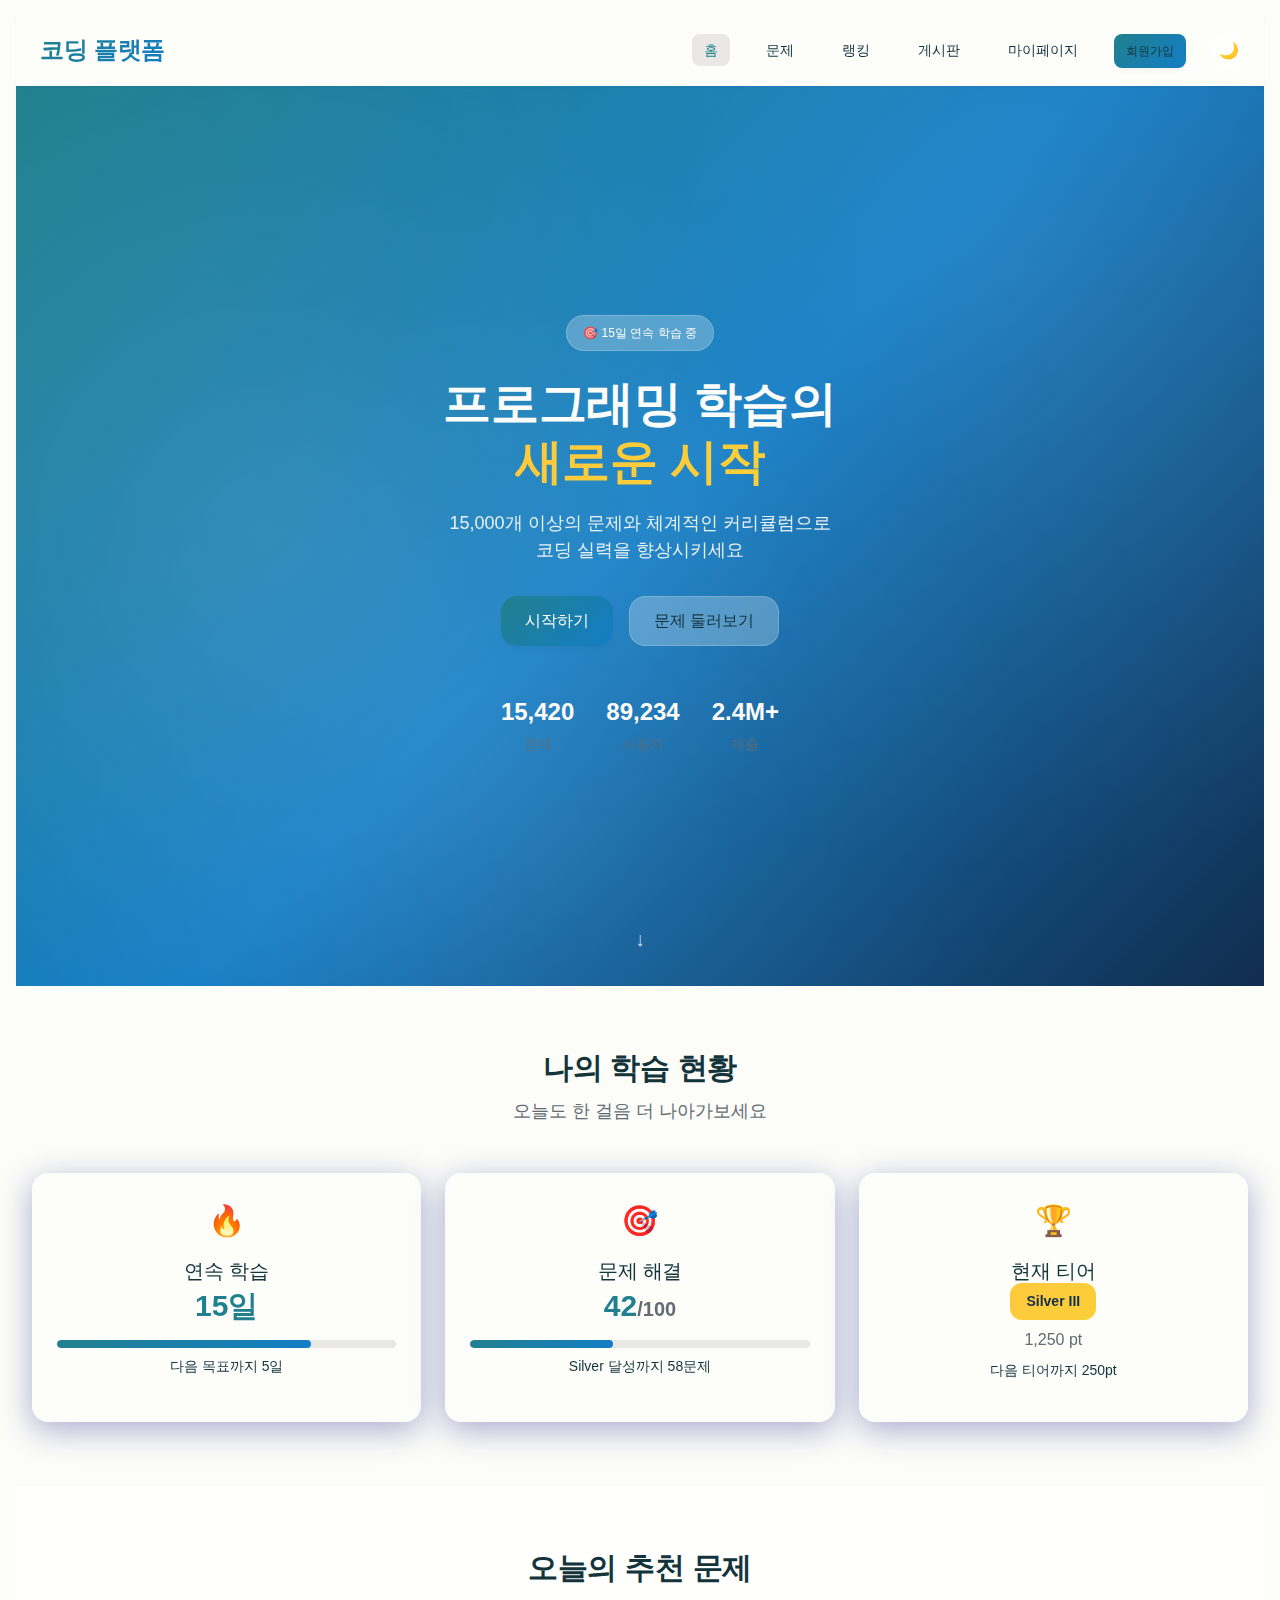
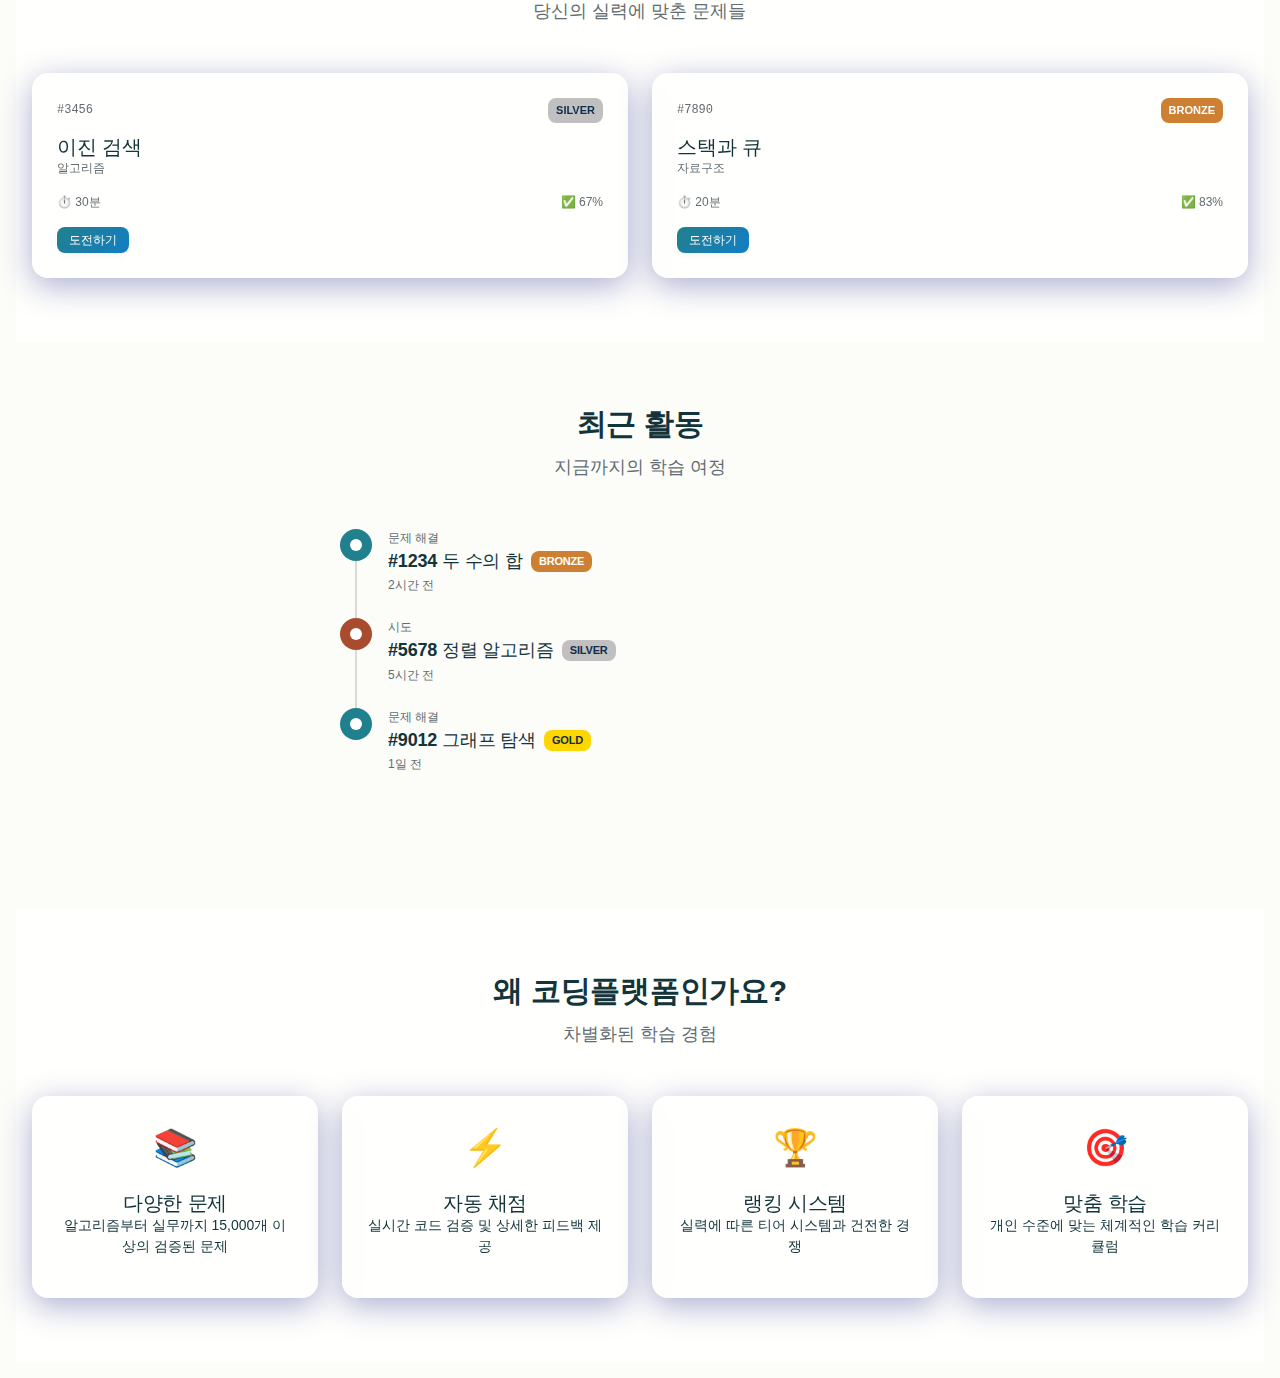
<file: index.html>
<!DOCTYPE html>
<html lang="ko">
<head>
  <meta charset="UTF-8">
  <title>코딩 플랫폼 발표</title>
  <link rel="stylesheet" href="main.css">
  <style>
    .page { display: none; }
    .page.active { display: block; }
    #pagination button.btn--primary {
      background: var(--color-primary);
      color: white;
    }
  </style>
</head>
<body class="container py-16">
  <!-- 테마 토글 왜 작동 안함? -->
  <nav class="navbar">
    <div class="container">
      <div class="navbar-content">
        <div class="navbar-brand">
          <div class="brand-logo">
            <div class="logo-icon"></div>
            <h2>코딩 플랫폼</h2>
          </div>
        </div>
        <ul class="navbar-nav">
          <li><a href="#" data-page="home" class="nav-link active">홈</a></li>
          <li><a href="#" data-page="problems" class="nav-link">문제</a></li>
          <li><a href="#" data-page="rankings" class="nav-link">랭킹</a></li>
          <li><a href="#" data-page="discussion" class="nav-link">게시판</a></li>
          <li><a href="#" data-page="mypage" class="nav-link">마이페이지</a></li>
          <li><a href="#" data-page="signup" class="nav-link btn btn--primary btn--sm">회원가입</a></li>
          <li><button id="theme-toggle" class="theme-toggle">🌙</button></li>
        </ul>
      </div>
    </div>
  </nav>

  <!-- 개같은 게시판 -->
  <div id="discussion-page" class="page">
    <br>
    <h2 id="boardTitle" class="mb-16">게시판</h2>
    <br>
    <div class="flex gap-8 mb-16">
      <button id="questionBtn" class="btn">질문 게시판</button>
      <button id="noticeBtn" class="btn">공지 게시판</button>
    </div>

    <table class="table mb-16">
      <thead>
        <tr>
          <th>제목</th>
          <th>카테고리</th>
          <th>언어</th>
          <th>글쓴이</th>
          <th>작성일</th>
        </tr>
      </thead>
      <tbody id="postList"></tbody>
    </table>

    <div id="pagination" class="flex gap-8 mt-16 justify-center"></div>

    <button class="btn btn--primary" id="goToWriteBtn">글쓰기</button>
  </div>

  <!-- 글쓰기 페이지 합친 부분 -->
  <div id="write-board-page" class="page">
    <h2 id="formTitle" class="mb-16">글쓰기</h2>
    <form id="writeForm" class="card p-16">
      <input id="title" class="form-control mb-8" placeholder="제목" required>
      <select id="category" class="form-control mb-8" required>
        <option value="" disabled selected>카테고리 선택</option>
        <option value="질문">질문</option>
        <option value="오타/오류 수정">오타/오류 수정</option>
        <option value="자유">자유</option>
      </select>
      <select id="language" class="form-control mb-8" required>
        <option value="" disabled selected>언어 선택</option>
        <option value="C">C</option>
        <option value="C++">C++</option>
        <option value="JAVA">JAVA</option>
        <option value="Python">Python</option>
        <option value="JavaScript">기타</option>
      </select>
      <input id="author" class="form-control mb-8" placeholder="글쓴이" required>
      <textarea id="content" class="form-control mb-16" placeholder="본문" rows="10" required></textarea>
      <button type="submit" class="btn btn--primary btn--full-width">작성 완료</button>
    </form>
    <div class="mt-8">
      <button class="btn btn--secondary" id="writeBackBtn">목록</button>
    </div>
  </div>

  <!-- 글 보기 페이지 합친 부분 -->
  <div id="view-board-page" class="page">
    <div class="card p-16">
      <h2 id="viewTitle" class="mb-8">제목</h2>
      <p><strong>카테고리:</strong> <span id="viewCategory"></span></p>
      <p><strong>언어:</strong> <span id="viewLanguage"></span></p>
      <p><strong>글쓴이:</strong> <span id="viewAuthor"></span></p>
      <p><strong>작성일:</strong> <span id="viewDate"></span></p>
      <hr class="my-16">
      <p id="viewContent" class="mb-16"></p>
      <div class="flex gap-8">
        <button id="editBtn" class="btn btn--primary">수정</button>
        <button id="deleteBtn" class="btn btn--outline">삭제</button>
        <button id="backBtn" class="btn btn--secondary">목록</button>
      </div>
    </div>
  </div>

  <!-- 여기부터 메인 -->
  <main class="main-content">
    <!-- 홈페이지 -->
    <div id="home-page" class="page active">
        <!-- Hero Section이라는데 걍 궁금해서 해본 부분 -->
        <section class="hero">
            <div class="hero-bg-pattern"></div>
            <div class="container">
                <div class="hero-content">
                    <div class="hero-badge">
                        <span>🎯 15일 연속 학습 중</span>
                    </div>
                    <h1>프로그래밍 학습의<br><span class="gradient-text">새로운 시작</span></h1>
                    <p>15,000개 이상의 문제와 체계적인 커리큘럼으로<br>코딩 실력을 향상시키세요</p>
                    <div class="hero-buttons">
                        <button class="btn btn--primary btn--lg" data-page="signup">
                            <span>시작하기</span>
                            <div class="btn-shine"></div>
                        </button>
                        <button class="btn btn--outline btn--lg" data-page="problems">문제 둘러보기</button>
                    </div>
                    <div class="hero-stats">
                        <div class="hero-stat">
                            <div class="stat-number">15,420</div>
                            <div class="stat-label">문제</div>
                        </div>
                        <div class="hero-stat">
                            <div class="stat-number">89,234</div>
                            <div class="stat-label">사용자</div>
                        </div>
                        <div class="hero-stat">
                            <div class="stat-number">2.4M+</div>
                            <div class="stat-label">제출</div>
                        </div>
                    </div>
                </div>
            </div>
            <div class="hero-scroll-indicator">
                <div class="scroll-arrow">↓</div>
            </div>
        </section>

        <!-- 학습 현황 구현 완료 -->
        <section class="progress-section">
            <div class="container">
                <div class="section-header">
                    <h2>나의 학습 현황</h2>
                    <p>오늘도 한 걸음 더 나아가보세요</p>
                </div>
                <div class="progress-grid">
                    <div class="progress-card card glass-effect">
                        <div class="card__body">
                            <div class="card-icon">🔥</div>
                            <h3>연속 학습</h3>
                            <div class="progress-number">15일</div>
                            <div class="progress-bar">
                                <div class="progress-fill" style="width: 75%"></div>
                            </div>
                            <p>다음 목표까지 5일</p>
                        </div>
                    </div>
                    <div class="progress-card card glass-effect">
                        <div class="card__body">
                            <div class="card-icon">🎯</div>
                            <h3>문제 해결</h3>
                            <div class="progress-number">42<span>/100</span></div>
                            <div class="progress-bar">
                                <div class="progress-fill" style="width: 42%"></div>
                            </div>
                            <p>Silver 달성까지 58문제</p>
                        </div>
                    </div>
                    <div class="progress-card card glass-effect">
                        <div class="card__body">
                            <div class="card-icon">🏆</div>
                            <h3>현재 티어</h3>
                            <div class="tier-badge">Silver III</div>
                            <div class="tier-points">1,250 pt</div>
                            <p>다음 티어까지 250pt</p>
                        </div>
                    </div>
                </div>
            </div>
        </section>

        <!-- 추천문제 (작동 안함) -->
        <section class="recommendations">
            <div class="container">
                <div class="section-header">
                    <h2>오늘의 추천 문제</h2>
                    <p>당신의 실력에 맞춘 문제들</p>
                </div>
                <div class="recommendations-grid">
                    <div class="problem-card card hover-lift">
                        <div class="card__body">
                            <div class="problem-header">
                                <span class="problem-id">#3456</span>
                                <span class="difficulty-badge silver">Silver</span>
                            </div>
                            <h3>이진 검색</h3>
                            <p class="problem-category">알고리즘</p>
                            <div class="problem-meta">
                                <span class="time-estimate">⏱️ 30분</span>
                                <span class="success-rate">✅ 67%</span>
                            </div>
                            <button class="btn btn--primary btn--sm">도전하기</button>
                        </div>
                    </div>
                    <div class="problem-card card hover-lift">
                        <div class="card__body">
                            <div class="problem-header">
                                <span class="problem-id">#7890</span>
                                <span class="difficulty-badge bronze">Bronze</span>
                            </div>
                            <h3>스택과 큐</h3>
                            <p class="problem-category">자료구조</p>
                            <div class="problem-meta">
                                <span class="time-estimate">⏱️ 20분</span>
                                <span class="success-rate">✅ 83%</span>
                            </div>
                            <button class="btn btn--primary btn--sm">도전하기</button>
                        </div>
                    </div>
                </div>
            </div>
        </section>

        <!-- 최근 활동 (별 의미 없긴 한데 있으면 예쁘긴 함)  -->
        <section class="activity-section">
            <div class="container">
                <div class="section-header">
                    <h2>최근 활동</h2>
                    <p>지금까지의 학습 여정</p>
                </div>
                <div class="activity-timeline">
                    <div class="timeline-item">
                        <div class="timeline-marker solved"></div>
                        <div class="timeline-content">
                            <div class="activity-type">문제 해결</div>
                            <h4>#1234 두 수의 합 <span class="difficulty-badge bronze">Bronze</span></h4>
                            <div class="activity-time">2시간 전</div>
                        </div>
                    </div>
                    <div class="timeline-item">
                        <div class="timeline-marker attempted"></div>
                        <div class="timeline-content">
                            <div class="activity-type">시도</div>
                            <h4>#5678 정렬 알고리즘 <span class="difficulty-badge silver">Silver</span></h4>
                            <div class="activity-time">5시간 전</div>
                        </div>
                    </div>
                    <div class="timeline-item">
                        <div class="timeline-marker solved"></div>
                        <div class="timeline-content">
                            <div class="activity-type">문제 해결</div>
                            <h4>#9012 그래프 탐색 <span class="difficulty-badge gold">Gold</span></h4>
                            <div class="activity-time">1일 전</div>
                        </div>
                    </div>
                </div>
            </div>
        </section>

        <!-- 공간 채우기 ver.2 -->
        <section class="features">
            <div class="container">
                <div class="section-header">
                    <h2>왜 코딩플랫폼인가요?</h2>
                    <p>차별화된 학습 경험</p>
                </div>
                <div class="features-grid">
                    <div class="feature-card card glass-effect">
                        <div class="card__body">
                            <div class="feature-icon">📚</div>
                            <h3>다양한 문제</h3>
                            <p>알고리즘부터 실무까지 15,000개 이상의 검증된 문제</p>
                        </div>
                    </div>
                    <div class="feature-card card glass-effect">
                        <div class="card__body">
                            <div class="feature-icon">⚡</div>
                            <h3>자동 채점</h3>
                            <p>실시간 코드 검증 및 상세한 피드백 제공</p>
                        </div>
                    </div>
                    <div class="feature-card card glass-effect">
                        <div class="card__body">
                            <div class="feature-icon">🏆</div>
                            <h3>랭킹 시스템</h3>
                            <p>실력에 따른 티어 시스템과 건전한 경쟁</p>
                        </div>
                    </div>
                    <div class="feature-card card glass-effect">
                        <div class="card__body">
                            <div class="feature-icon">🎯</div>
                            <h3>맞춤 학습</h3>
                            <p>개인 수준에 맞는 체계적인 학습 커리큘럼</p>
                        </div>
                    </div>
                </div>
            </div>
        </section>
    </div>

    <!-- 회원가입 페이지 병합하는거 개빡셈 -->
    <div id="signup-page" class="page">
        <div class="signup-bg"></div>
        <div class="container">
            <div class="signup-container">
                <div class="signup-header">
                    <h1>회원가입</h1>
                    <p>코딩플랫폼에 오신 것을 환영합니다</p>
                </div>
                <form id="signup-form" class="signup-form card glass-effect">
                    <div class="form-group">
                        <label for="username" class="form-label">사용자명</label>
                        <div class="input-wrapper">
                            <input type="text" id="username" name="username" class="form-control" required>
                            <div class="input-icon">👤</div>
                        </div>
                        <div class="error-message" id="username-error"></div>
                    </div>
                    <div class="form-group">
                        <label for="email" class="form-label">이메일</label>
                        <div class="input-wrapper">
                            <input type="email" id="email" name="email" class="form-control" required>
                            <div class="input-icon">📧</div>
                        </div>
                        <div class="error-message" id="email-error"></div>
                    </div>
                    <div class="form-group">
                        <label for="password" class="form-label">비밀번호</label>
                        <div class="input-wrapper">
                            <input type="password" id="password" name="password" class="form-control" required>
                            <div class="input-icon">🔒</div>
                        </div>
                        <div class="password-strength">
                            <div class="strength-bar">
                                <div class="strength-fill"></div>
                            </div>
                            <div class="strength-text">비밀번호 강도</div>
                        </div>
                        <div class="error-message" id="password-error"></div>
                    </div>
                    <div class="form-group">
                        <label for="confirm-password" class="form-label">비밀번호 확인</label>
                        <div class="input-wrapper">
                            <input type="password" id="confirm-password" name="confirm-password" class="form-control" required>
                            <div class="input-icon">🔐</div>
                        </div>
                        <div class="error-message" id="confirm-password-error"></div>
                    </div>
                    <button type="submit" class="btn btn--primary btn--full-width btn--lg">
                        <span>회원가입</span>
                        <div class="btn-shine"></div>
                    </button>
                </form>
                <div class="signup-footer">
                    <p>이미 계정이 있으신가요? <a href="#" data-page="login">로그인</a></p>
                    <button class="btn btn--outline" data-page="home">메인페이지로 돌아가기</button>
                </div>
                <div id="success-message" class="success-message hidden">
                    <div class="status status--success">회원가입이 완료되었습니다! 🎉</div>
                </div>
            </div>
        </div>
    </div>

    <!-- 마이페이지는 원래 로그인 이후에 보이는거 아님? -> 어차피 껍데기 구현이니까 있으면 좋은듯? -->
    <div id="mypage-page" class="page">
        <div class="container">
            <div class="mypage-container">
                <div class="page-header">
                    <h1>마이페이지</h1>
                    <p>학습 진행 상황과 성취를 확인하세요</p>
                </div>
                
                <!-- 유저 프로필 -->
                <section class="profile-section">
                    <div class="profile-card card glass-effect">
                        <div class="card__body">
                            <div class="profile-header">
                                <div class="avatar-container">
                                    <div class="avatar-placeholder">👨‍💻</div>
                                    <div class="status-indicator online"></div>
                                </div>
                                <div class="profile-info">
                                    <h2>김개발</h2>
                                    <p class="user-email">dev.kim@example.com</p>
                                    <div class="user-badges">
                                        <span class="tier-badge gold">Silver III</span>
                                        <span class="achievement-badge">🔥 연속학습자</span>
                                    </div>
                                    <div class="profile-stats">
                                        <div class="stat-item">
                                            <div class="stat-label">가입일</div>
                                            <div class="stat-value">2024.03.15</div>
                                        </div>
                                        <div class="stat-item">
                                            <div class="stat-label">포인트</div>
                                            <div class="stat-value">1,250 pt</div>
                                        </div>
                                    </div>
                                </div>
                            </div>
                        </div>
                    </div>
                </section>

                <!-- 통계 (미완) -->
                <section class="dashboard-section">
                    <h2>나의 통계</h2>
                    <div class="dashboard-grid">
                        <div class="dashboard-card card glass-effect">
                            <div class="card__body">
                                <div class="dashboard-stat">
                                    <div class="stat-icon">✅</div>
                                    <div class="stat-number counter" data-target="42">0</div>
                                    <div class="stat-label">해결한 문제</div>
                                    <div class="stat-progress">
                                        <div class="progress-bar">
                                            <div class="progress-fill" style="width: 42%"></div>
                                        </div>
                                        <span>42%</span>
                                    </div>
                                </div>
                            </div>
                        </div>
                        <div class="dashboard-card card glass-effect">
                            <div class="card__body">
                                <div class="dashboard-stat">
                                    <div class="stat-icon">🏆</div>
                                    <div class="stat-number counter" data-target="1542">0</div>
                                    <div class="stat-label">전체 랭킹</div>
                                    <div class="rank-change up">↗ +23</div>
                                </div>
                            </div>
                        </div>
                        <div class="dashboard-card card glass-effect">
                            <div class="card__body">
                                <div class="dashboard-stat">
                                    <div class="stat-icon">🔥</div>
                                    <div class="stat-number counter" data-target="15">0</div>
                                    <div class="stat-label">연속 풀이 (일)</div>
                                    <div class="streak-visual">
                                        🔥🔥🔥🔥🔥
                                    </div>
                                </div>
                            </div>
                        </div>
                    </div>
                </section>

                <!-- 성취 페이지 (공간 늘리기) -->
                <section class="achievements-section">
                    <h2>성취</h2>
                    <div class="achievements-grid">
                        <div class="achievement-card card earned">
                            <div class="card__body">
                                <div class="achievement-icon">🎯</div>
                                <h4>첫 문제 해결</h4>
                                <p>첫 번째 문제를 성공적으로 해결했습니다</p>
                                <div class="achievement-date">2024.03.15</div>
                            </div>
                        </div>
                        <div class="achievement-card card earned">
                            <div class="card__body">
                                <div class="achievement-icon">🔥</div>
                                <h4>연속 학습자</h4>
                                <p>7일 연속으로 문제를 해결했습니다</p>
                                <div class="achievement-date">2024.03.22</div>
                            </div>
                        </div>
                        <div class="achievement-card card in-progress">
                            <div class="card__body">
                                <div class="achievement-icon">🥈</div>
                                <h4>실버 달성</h4>
                                <p>실버 티어에 도달했습니다</p>
                                <div class="progress-bar">
                                    <div class="progress-fill" style="width: 75%"></div>
                                </div>
                                <div class="progress-text">75% 완료</div>
                            </div>
                        </div>
                    </div>
                </section>

                <!-- 최근 활동 (공간 늘리기) -->
                <section class="activity-section">
                    <h2>최근 활동</h2>
                    <div class="card glass-effect">
                        <div class="card__body">
                            <div class="activity-timeline">
                                <div class="timeline-item">
                                    <div class="timeline-marker solved"></div>
                                    <div class="timeline-content">
                                        <div class="activity-header">
                                            <span class="activity-type">문제 해결</span>
                                            <span class="activity-time">2시간 전</span>
                                        </div>
                                        <h4>두 수의 합</h4>
                                        <div class="activity-meta">
                                            <span class="difficulty-badge bronze">Bronze</span>
                                            <span class="solve-time">⏱️ 15분</span>
                                        </div>
                                    </div>
                                </div>
                                <div class="timeline-item">
                                    <div class="timeline-marker attempted"></div>
                                    <div class="timeline-content">
                                        <div class="activity-header">
                                            <span class="activity-type">시도</span>
                                            <span class="activity-time">5시간 전</span>
                                        </div>
                                        <h4>정렬 알고리즘</h4>
                                        <div class="activity-meta">
                                            <span class="difficulty-badge silver">Silver</span>
                                            <span class="attempt-count">3회 시도</span>
                                        </div>
                                    </div>
                                </div>
                                <div class="timeline-item">
                                    <div class="timeline-marker solved"></div>
                                    <div class="timeline-content">
                                        <div class="activity-header">
                                            <span class="activity-type">문제 해결</span>
                                            <span class="activity-time">1일 전</span>
                                        </div>
                                        <h4>그래프 탐색</h4>
                                        <div class="activity-meta">
                                            <span class="difficulty-badge gold">Gold</span>
                                            <span class="solve-time">⏱️ 45분</span>
                                        </div>
                                    </div>
                                </div>
                            </div>
                        </div>
                    </div>
                </section>

                <!-- 계정 설정 (작동 안함 -> 수정 완료) -->
                <section class="settings-section">
                    <h2>계정 설정</h2>
                    <div class="card glass-effect">
                        <div class="card__body">
                            <div class="settings-grid">
                                <button class="setting-item btn btn--outline">
                                    <div class="setting-icon">👤</div>
                                    <div class="setting-info">
                                        <div class="setting-title">프로필 수정</div>
                                        <div class="setting-desc">개인 정보 변경</div>
                                    </div>
                                </button>
                                <button class="setting-item btn btn--outline">
                                    <div class="setting-icon">🔒</div>
                                    <div class="setting-info">
                                        <div class="setting-title">비밀번호 변경</div>
                                        <div class="setting-desc">보안 설정</div>
                                    </div>
                                </button>
                                <button class="setting-item btn btn--outline">
                                    <div class="setting-icon">🔔</div>
                                    <div class="setting-info">
                                        <div class="setting-title">알림 설정</div>
                                        <div class="setting-desc">푸시 알림 관리</div>
                                    </div>
                                </button>
                            </div>
                        </div>
                    </div>
                </section>
            </div>
        </div>
    </div>

    <!-- 문제 리스트 (정렬 안되는 버그 있음 -> 수정 완료) -->
    <div id="problems-page" class="page placeholder-page">
      <div class="container py-16">
        <div class="section-header">
          <h2>문제 리스트</h2>
          <p>문제를 유형별로 탐색해보세요</p>
        </div>
        <div class="search-wrapper" style="margin: 20px 0;">
          <input
            type="text"
            id="search-input"
            class="form-control"
            placeholder="문제 검색 (예: A+B 또는 제목 일부)"
            style="padding: 10px; width: 100%; max-width: 400px;"
          />
        </div>
        <div class="tabs flex gap-8 my-8">
          <button class="tab btn btn--outline active" data-tab="all">전체</button>
          <button class="tab btn btn--outline" data-tab="step">단계</button>
          <button class="tab btn btn--outline" data-tab="category1">난이도순</button>
        </div>
        <!-- 문제 전체 -->
        <div class="tab-content" id="all">
          <table class="problem-table">
            <thead>
              <tr><th>📌문제</th><th>문제제목</th><th>정보</th></tr>
            </thead>
            <tbody>
              <tr><td>0001</td><td>A+B</td><td>Bronze 5</td></tr>
              <tr><td>0002</td><td>A-B</td><td>Bronze 5</td></tr>
              <tr><td>0003</td><td>A/B</td><td>Bronze 5</td></tr>
              <tr><td>0004</td><td>A*B</td><td>Bronze 5</td></tr>
              <tr><td>0005</td><td>약수</td><td>Bronze 1</td></tr>
              <tr><td>0006</td><td>최소공배수</td><td>Bronze 1</td></tr>
              <tr><td>0007</td><td>펠린드롬 문장</td><td>Silver 4</td></tr>
              <tr><td>0008</td><td>별 찍기</td><td>Bronze 3</td></tr>
              <tr><td>0009</td><td>피라미드</td><td>Bronze 2</td></tr>
              <tr><td>0010</td><td>문자열 반복</td><td>Bronze 2</td></tr>
              <tr><td>0011</td><td>문자와 문자열</td><td>Bronze 5</td></tr>
              <tr><td>0012</td><td>알파벳 찾기</td><td>Bronze 2</td></tr>
              <tr><td>0013</td><td>배열의 평균</td><td>Bronze 4</td></tr>
              <tr><td>0014</td><td>행렬 덧셈</td><td>Bronze 3</td></tr>
              <tr><td>0015</td><td>학생 정보 구조체</td><td>Bronze 3</td></tr>
              <tr><td>0016</td><td>2차원 배열 탐색</td><td>Bronze 2</td></tr>
              <tr><td>0017</td><td>나이순 정렬</td><td>Bronze 2</td></tr>
              <tr><td>0018</td><td>도서 관리 구조체</td><td>Silver 5</td></tr>
              <tr><td>0019</td><td>배열 돌리기 1</td><td>Silver 5</td></tr>
              <tr><td>0020</td><td>국영수</td><td>Silver 4</td></tr>
              <tr><td>0021</td><td>배열 회전</td><td>Ruby 1</td></tr>
            </tbody>
          </table>
        </div>
        <!-- 문제 주제로 리스트 정렬 -->
        <div class="tab-content hidden" id="step">
          <table class="problem-table mt-16">
            <thead>
              <tr><th>📌문제</th><th>문제제목</th><th>정보</th></tr>
            </thead>
            <tbody>
              <tr data-category="math">
                <td>0101</td><td>수식</td><td>사칙연산, 괄호 계산 등</td>
              </tr>
              <tr data-category="string">
                <td>0201</td><td>문자열</td><td>회문 검사, 문자열 처리</td>
              </tr>
              <tr data-category="array">
                <td>0301</td><td>배열</td><td>1차원/2차원 배열</td>
              </tr>
              <tr data-category="structure">
                <td>0401</td><td>구조체</td><td>사용자 정의 자료형</td>
              </tr>
            </tbody>
          </table>
        </div>
        <!-- 정렬된 리스트에서 하위 문제 표시 -->
        <div class="tab-content hidden" id="step-detail">
          <button class="btn btn--outline mb-4" onclick="backToStep()">← 단계 목록으로</button>
          <table class="problem-table" id="step-detail-table"></table>
        </div>
        <!-- 난이도순 문제 정렬 (이게 작동 안했던 부분임) -->
        <div class="tab-content hidden" id="category1">
          <table class="problem-table">
            <thead>
              <tr><th>📌문제</th><th>문제제목</th><th>정보</th></tr>
            </thead>
            <tbody>
              <tr><td>0001</td><td>A-B</td><td>Bronze 5</td></tr>
              <tr><td>0002</td><td>A/B</td><td>Bronze 5</td></tr>
              <tr><td>0003</td><td>A*B</td><td>Bronze 5</td></tr>
              <tr><td>0004</td><td>문자와 문자열</td><td>Bronze 5</td></tr>
              <tr><td>0005</td><td>배열의 평균</td><td>Bronze 4</td></tr>
              <tr><td>0006</td><td>별 찍기</td><td>Bronze 3</td></tr>
              <tr><td>0007</td><td>행렬 덧셈</td><td>Bronze 3</td></tr>
              <tr><td>0008</td><td>학생 정보 구조체</td><td>Bronze 3</td></tr>
              <tr><td>0009</td><td>피라미드</td><td>Bronze 2</td></tr>
              <tr><td>0010</td><td>문자열 반복</td><td>Bronze 2</td></tr>
              <tr><td>0011</td><td>알파벳 찾기</td><td>Bronze 2</td></tr>
              <tr><td>0012</td><td>2차원 배열 탐색</td><td>Bronze 2</td></tr>
              <tr><td>0013</td><td>나이순 정렬</td><td>Bronze 2</td></tr>
              <tr><td>0014</td><td>약수</td><td>Bronze 1</td></tr>
              <tr><td>0015</td><td>최소공배수</td><td>Bronze 1</td></tr>
              <tr><td>0016</td><td>배열 돌리기 1</td><td>Silver 5</td></tr>
              <tr><td>0017</td><td>도서 관리 구조체</td><td>Silver 5</td></tr>
              <tr><td>0018</td><td>펠린드롬 문장</td><td>Silver 4</td></tr>
              <tr><td>0019</td><td>국영수</td><td>Silver 4</td></tr>
              <tr><td>0020</td><td>이진 탐색</td><td>Silver 3</td></tr>
              <tr><td>0021</td><td>해시맵 정렬</td><td>Gold 3</td></tr>
              <tr><td>0022</td><td>배열 회전</td><td>Ruby 1</td></tr>
            </tbody>
          </table>
        </div>
      </div>
    </div>

    <div id="rankings-page" class="page placeholder-page">
        <div class="container">
            <div class="placeholder-content">
                <div class="placeholder-icon">🏆</div>
                <h1>랭킹</h1>
                <p>이 페이지는 아직 구현 중입니다</p>
                <div class="construction-progress">
                    <div class="progress-bar">
                        <div class="progress-fill animated" style="width: 70%"></div>
                    </div>
                    <span>70% 완료(였으면 좋겠다.)</span>
                </div>
                <button class="btn btn--primary" data-page="home">메인페이지로 돌아가기</button>
            </div>
        </div>
    </div>
  <!-- 문제 세부내용 + 제출 탭 구현 (다시 제작한거라 디자인 부분 너프긴 함) -->
  <div id="problem-detail-page" class="page">
  <div class="container py-16">
    <div class="flex gap-8 mb-16" id="problem-detail-tabs">
      <button class="btn tab-btn btn--primary" data-tab="desc">문제</button>
      <button class="btn tab-btn btn--outline" data-tab="submit">제출</button>
      <button class="btn tab-btn btn--outline" data-tab="status">채점 현황</button>
    </div>
    <div id="problem-desc-section">
      <div class="card p-24 mb-24">
        <h2 id="problem-title" class="mb-8">문제 제목</h2>
        <div id="problem-info" class="mb-16 status status--info" style="font-size:1.1rem;">난이도/번호 등</div>
        <div id="problem-description" class="problem-desc-text" style="min-height:120px;">문제 설명 <span class="status status--warning" style="margin-left:16px;">임시 정보: 문제 설명 준비중입니다. 실제 서비스에서는 상세 설명, 입력/출력 예시, 제한 사항 등이 표시됩니다.</span></div>
      </div>
    </div>
    <div id="problem-submit-section" style="display:none;">
      <div class="card p-24 mb-24" style="max-width:800px;margin:0 auto;">
        <h3 class="mb-16">코드 제출</h3>
        <form id="submit-form">
          <div class="form-group mb-16">
            <label for="submit-language" class="form-label">언어 선택</label>
            <select id="submit-language" class="form-control" required>
                <option value="C">C</option>
                <option value="cpp">C++</option>
                <option value="java">Java</option>
                <option value="python">Python</option>
            </select>
          </div>
          <div class="form-group flex items-center gap-8 mb-16">
            <input type="checkbox" id="public-source" style="width:auto;">
            <label for="public-source" style="margin:0;">소스코드 공개</label>
          </div>
          <div class="form-group mb-16 tex">
            <label for="source-code" class="form-label">소스 코드</label>
            <textarea id="source-code" class="form-control code-area" rows="14" required placeholder="여기에 코드를 입력하세요" style="font-family:var(--font-family-mono);font-size:1.1rem;background:var(--color-surface);min-height:220px;"></textarea>
          </div>
          <button type="submit" class="btn btn--primary btn--full-width">제출</button>
        </form>
        <div id="submit-success-msg" class="status status--success" style="display:none;position:fixed;top:50%;left:50%;transform:translate(-50%,-50%);z-index:9999;font-size:1.3rem;">제출되었습니다</div>
      </div>
    </div>
    <div id="problem-status-section" style="display:none;">
      <div class="card p-24 mb-24" style="max-width:800px;margin:0 auto;">
        <h3 class="mb-16">제출/채점 현황</h3>
        <div class="status status--info mb-16">임시: 제출/채점 현황은 추후 구현됩니다.</div>
        <table class="problem-table" style="margin-bottom:0;">
          <thead><tr><th>제출 번호</th><th>언어</th><th>결과</th><th>제출 시각</th></tr></thead>
          <tbody>
            <tr><td>12345</td><td>C++</td><td><span class="status status--success">맞았습니다</span></td><td>2025-06-15 12:34</td></tr>
            <tr><td>12344</td><td>Python</td><td><span class="status status--error">틀렸습니다</span></td><td>2025-06-15 12:30</td></tr>
            <tr><td>12343</td><td>Java</td><td><span class="status status--warning">채점중</span></td><td>2025-06-15 12:25</td></tr>
          </tbody>
        </table>
      </div>
    </div>
    <div class="mt-16 flex justify-center">
      <button class="btn btn--secondary" id="problem-back-btn">목록</button>
    </div>
  </div>
</div>
  <script src="main.js"></script>
</body>
</html>
</file>
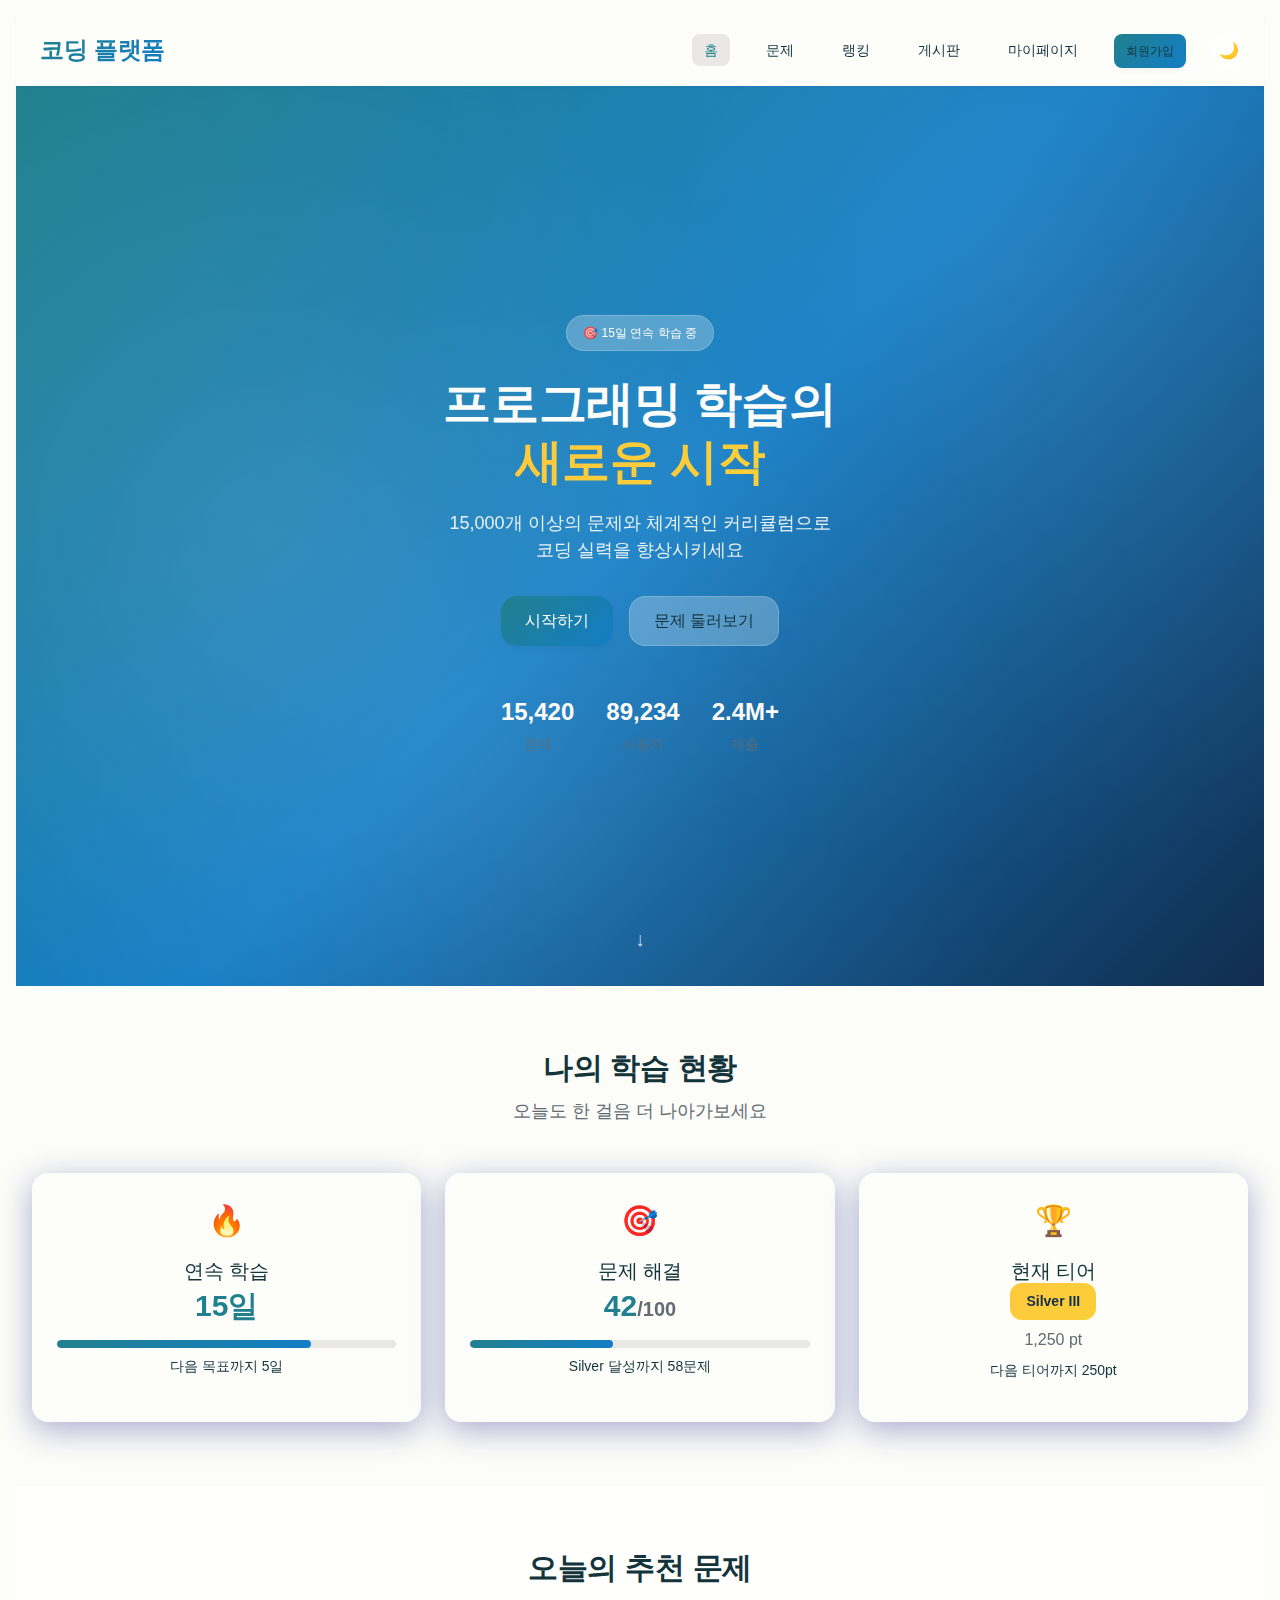
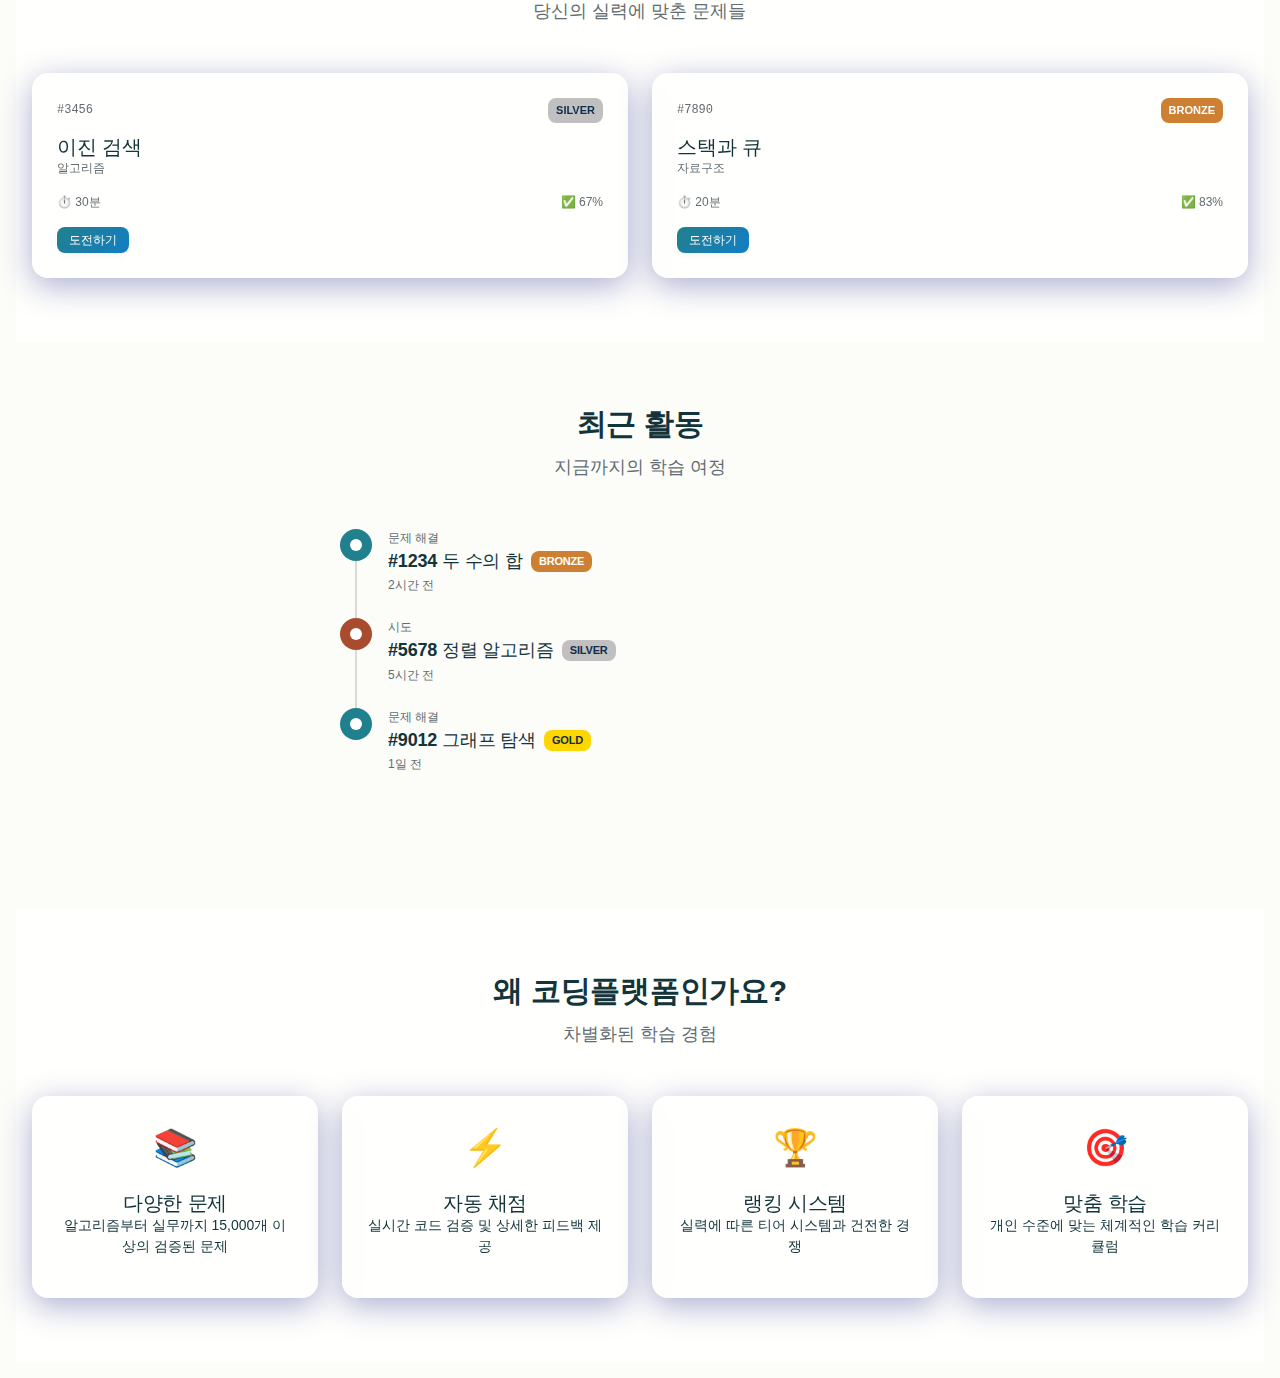
<file: board.html>
<!DOCTYPE html>
<html lang="ko">
<head>
  <meta charset="UTF-8">
  <title>board</title>
  <link rel="stylesheet" href="board.css">
  <style>
    .page { display: none; }
    .page.active { display: block; }
    #pagination button.btn--primary {
      background: var(--color-primary);
      color: white;
    }
  </style>
</head>
<body class="container py-16">
  <!-- 테마 토글 왜 작동 안함? -->
  <nav class="navbar">
    <div class="container">
      <div class="navbar-content">
        <div class="navbar-brand">
          <div class="brand-logo">
            <div class="logo-icon"></div>
            <h2>코딩 플랫폼</h2>
          </div>
        </div>
        <ul class="navbar-nav">
          <li><a href="#" data-page="home" class="nav-link active">홈</a></li>
          <li><a href="#" data-page="problems" class="nav-link">문제</a></li>
          <li><a href="#" data-page="rankings" class="nav-link">랭킹</a></li>
          <li><a href="#" data-page="discussion" class="nav-link">게시판</a></li>
          <li><a href="#" data-page="mypage" class="nav-link">마이페이지</a></li>
          <li><a href="#" data-page="signup" class="nav-link btn btn--primary btn--sm">회원가입</a></li>
          <li><button id="theme-toggle" class="theme-toggle">🌙</button></li>
        </ul>
      </div>
    </div>
  </nav>

  <!-- 개같은 게시판 -->
  <div id="discussion-page" class="page">
    <br>
    <h2 id="boardTitle" class="mb-16">게시판</h2>
    <br>
    <div class="flex gap-8 mb-16">
      <button id="questionBtn" class="btn">질문 게시판</button>
      <button id="noticeBtn" class="btn">공지 게시판</button>
    </div>

    <table class="table mb-16">
      <thead>
        <tr>
          <th>제목</th>
          <th>카테고리</th>
          <th>언어</th>
          <th>글쓴이</th>
          <th>작성일</th>
        </tr>
      </thead>
      <tbody id="postList"></tbody>
    </table>

    <div id="pagination" class="flex gap-8 mt-16 justify-center"></div>

    <button class="btn btn--primary" id="goToWriteBtn">글쓰기</button>
  </div>

  <!-- 글쓰기 페이지 합친 부분 -->
  <div id="write-board-page" class="page">
    <h2 id="formTitle" class="mb-16">글쓰기</h2>
    <form id="writeForm" class="card p-16">
      <input id="title" class="form-control mb-8" placeholder="제목" required>
      <select id="category" class="form-control mb-8" required>
        <option value="" disabled selected>카테고리 선택</option>
        <option value="질문">질문</option>
        <option value="오타/오류 수정">오타/오류 수정</option>
        <option value="자유">자유</option>
      </select>
      <select id="language" class="form-control mb-8" required>
        <option value="" disabled selected>언어 선택</option>
        <option value="C">C</option>
        <option value="C++">C++</option>
        <option value="JAVA">JAVA</option>
        <option value="Python">Python</option>
        <option value="JavaScript">기타</option>
      </select>
      <input id="author" class="form-control mb-8" placeholder="글쓴이" required>
      <textarea id="content" class="form-control mb-16" placeholder="본문" rows="10" required></textarea>
      <button type="submit" class="btn btn--primary btn--full-width">작성 완료</button>
    </form>
    <div class="mt-8">
      <button class="btn btn--secondary" id="writeBackBtn">목록</button>
    </div>
  </div>

  <!-- 글 보기 페이지 합친 부분 -->
  <div id="view-board-page" class="page">
    <div class="card p-16">
      <h2 id="viewTitle" class="mb-8">제목</h2>
      <p><strong>카테고리:</strong> <span id="viewCategory"></span></p>
      <p><strong>언어:</strong> <span id="viewLanguage"></span></p>
      <p><strong>글쓴이:</strong> <span id="viewAuthor"></span></p>
      <p><strong>작성일:</strong> <span id="viewDate"></span></p>
      <hr class="my-16">
      <p id="viewContent" class="mb-16"></p>
      <div class="flex gap-8">
        <button id="editBtn" class="btn btn--primary">수정</button>
        <button id="deleteBtn" class="btn btn--outline">삭제</button>
        <button id="backBtn" class="btn btn--secondary">목록</button>
      </div>
    </div>
  </div>

  <!-- 여기부터 메인 -->
  <main class="main-content">
    <!-- 홈페이지 -->
    <div id="home-page" class="page active">
        <!-- Hero Section이라는데 걍 궁금해서 해본 부분 -->
        <section class="hero">
            <div class="hero-bg-pattern"></div>
            <div class="container">
                <div class="hero-content">
                    <div class="hero-badge">
                        <span>🎯 15일 연속 학습 중</span>
                    </div>
                    <h1>프로그래밍 학습의<br><span class="gradient-text">새로운 시작</span></h1>
                    <p>15,000개 이상의 문제와 체계적인 커리큘럼으로<br>코딩 실력을 향상시키세요</p>
                    <div class="hero-buttons">
                        <button class="btn btn--primary btn--lg" data-page="signup">
                            <span>시작하기</span>
                            <div class="btn-shine"></div>
                        </button>
                        <button class="btn btn--outline btn--lg" data-page="problems">문제 둘러보기</button>
                    </div>
                    <div class="hero-stats">
                        <div class="hero-stat">
                            <div class="stat-number">15,420</div>
                            <div class="stat-label">문제</div>
                        </div>
                        <div class="hero-stat">
                            <div class="stat-number">89,234</div>
                            <div class="stat-label">사용자</div>
                        </div>
                        <div class="hero-stat">
                            <div class="stat-number">2.4M+</div>
                            <div class="stat-label">제출</div>
                        </div>
                    </div>
                </div>
            </div>
            <div class="hero-scroll-indicator">
                <div class="scroll-arrow">↓</div>
            </div>
        </section>

        <!-- 학습 현황 구현 완료 -->
        <section class="progress-section">
            <div class="container">
                <div class="section-header">
                    <h2>나의 학습 현황</h2>
                    <p>오늘도 한 걸음 더 나아가보세요</p>
                </div>
                <div class="progress-grid">
                    <div class="progress-card card glass-effect">
                        <div class="card__body">
                            <div class="card-icon">🔥</div>
                            <h3>연속 학습</h3>
                            <div class="progress-number">15일</div>
                            <div class="progress-bar">
                                <div class="progress-fill" style="width: 75%"></div>
                            </div>
                            <p>다음 목표까지 5일</p>
                        </div>
                    </div>
                    <div class="progress-card card glass-effect">
                        <div class="card__body">
                            <div class="card-icon">🎯</div>
                            <h3>문제 해결</h3>
                            <div class="progress-number">42<span>/100</span></div>
                            <div class="progress-bar">
                                <div class="progress-fill" style="width: 42%"></div>
                            </div>
                            <p>Silver 달성까지 58문제</p>
                        </div>
                    </div>
                    <div class="progress-card card glass-effect">
                        <div class="card__body">
                            <div class="card-icon">🏆</div>
                            <h3>현재 티어</h3>
                            <div class="tier-badge">Silver III</div>
                            <div class="tier-points">1,250 pt</div>
                            <p>다음 티어까지 250pt</p>
                        </div>
                    </div>
                </div>
            </div>
        </section>

        <!-- 추천문제 (작동 안함) -->
        <section class="recommendations">
            <div class="container">
                <div class="section-header">
                    <h2>오늘의 추천 문제</h2>
                    <p>당신의 실력에 맞춘 문제들</p>
                </div>
                <div class="recommendations-grid">
                    <div class="problem-card card hover-lift">
                        <div class="card__body">
                            <div class="problem-header">
                                <span class="problem-id">#3456</span>
                                <span class="difficulty-badge silver">Silver</span>
                            </div>
                            <h3>이진 검색</h3>
                            <p class="problem-category">알고리즘</p>
                            <div class="problem-meta">
                                <span class="time-estimate">⏱️ 30분</span>
                                <span class="success-rate">✅ 67%</span>
                            </div>
                            <button class="btn btn--primary btn--sm">도전하기</button>
                        </div>
                    </div>
                    <div class="problem-card card hover-lift">
                        <div class="card__body">
                            <div class="problem-header">
                                <span class="problem-id">#7890</span>
                                <span class="difficulty-badge bronze">Bronze</span>
                            </div>
                            <h3>스택과 큐</h3>
                            <p class="problem-category">자료구조</p>
                            <div class="problem-meta">
                                <span class="time-estimate">⏱️ 20분</span>
                                <span class="success-rate">✅ 83%</span>
                            </div>
                            <button class="btn btn--primary btn--sm">도전하기</button>
                        </div>
                    </div>
                </div>
            </div>
        </section>

        <!-- 최근 활동 (별 의미 없긴 한데 있으면 예쁘긴 함)  -->
        <section class="activity-section">
            <div class="container">
                <div class="section-header">
                    <h2>최근 활동</h2>
                    <p>지금까지의 학습 여정</p>
                </div>
                <div class="activity-timeline">
                    <div class="timeline-item">
                        <div class="timeline-marker solved"></div>
                        <div class="timeline-content">
                            <div class="activity-type">문제 해결</div>
                            <h4>#1234 두 수의 합 <span class="difficulty-badge bronze">Bronze</span></h4>
                            <div class="activity-time">2시간 전</div>
                        </div>
                    </div>
                    <div class="timeline-item">
                        <div class="timeline-marker attempted"></div>
                        <div class="timeline-content">
                            <div class="activity-type">시도</div>
                            <h4>#5678 정렬 알고리즘 <span class="difficulty-badge silver">Silver</span></h4>
                            <div class="activity-time">5시간 전</div>
                        </div>
                    </div>
                    <div class="timeline-item">
                        <div class="timeline-marker solved"></div>
                        <div class="timeline-content">
                            <div class="activity-type">문제 해결</div>
                            <h4>#9012 그래프 탐색 <span class="difficulty-badge gold">Gold</span></h4>
                            <div class="activity-time">1일 전</div>
                        </div>
                    </div>
                </div>
            </div>
        </section>

        <!-- 공간 채우기 ver.2 -->
        <section class="features">
            <div class="container">
                <div class="section-header">
                    <h2>왜 코딩플랫폼인가요?</h2>
                    <p>차별화된 학습 경험</p>
                </div>
                <div class="features-grid">
                    <div class="feature-card card glass-effect">
                        <div class="card__body">
                            <div class="feature-icon">📚</div>
                            <h3>다양한 문제</h3>
                            <p>알고리즘부터 실무까지 15,000개 이상의 검증된 문제</p>
                        </div>
                    </div>
                    <div class="feature-card card glass-effect">
                        <div class="card__body">
                            <div class="feature-icon">⚡</div>
                            <h3>자동 채점</h3>
                            <p>실시간 코드 검증 및 상세한 피드백 제공</p>
                        </div>
                    </div>
                    <div class="feature-card card glass-effect">
                        <div class="card__body">
                            <div class="feature-icon">🏆</div>
                            <h3>랭킹 시스템</h3>
                            <p>실력에 따른 티어 시스템과 건전한 경쟁</p>
                        </div>
                    </div>
                    <div class="feature-card card glass-effect">
                        <div class="card__body">
                            <div class="feature-icon">🎯</div>
                            <h3>맞춤 학습</h3>
                            <p>개인 수준에 맞는 체계적인 학습 커리큘럼</p>
                        </div>
                    </div>
                </div>
            </div>
        </section>
    </div>

    <!-- 회원가입 페이지 병합하는거 개빡셈 -->
    <div id="signup-page" class="page">
        <div class="signup-bg"></div>
        <div class="container">
            <div class="signup-container">
                <div class="signup-header">
                    <h1>회원가입</h1>
                    <p>코딩플랫폼에 오신 것을 환영합니다</p>
                </div>
                <form id="signup-form" class="signup-form card glass-effect">
                    <div class="form-group">
                        <label for="username" class="form-label">사용자명</label>
                        <div class="input-wrapper">
                            <input type="text" id="username" name="username" class="form-control" required>
                            <div class="input-icon">👤</div>
                        </div>
                        <div class="error-message" id="username-error"></div>
                    </div>
                    <div class="form-group">
                        <label for="email" class="form-label">이메일</label>
                        <div class="input-wrapper">
                            <input type="email" id="email" name="email" class="form-control" required>
                            <div class="input-icon">📧</div>
                        </div>
                        <div class="error-message" id="email-error"></div>
                    </div>
                    <div class="form-group">
                        <label for="password" class="form-label">비밀번호</label>
                        <div class="input-wrapper">
                            <input type="password" id="password" name="password" class="form-control" required>
                            <div class="input-icon">🔒</div>
                        </div>
                        <div class="password-strength">
                            <div class="strength-bar">
                                <div class="strength-fill"></div>
                            </div>
                            <div class="strength-text">비밀번호 강도</div>
                        </div>
                        <div class="error-message" id="password-error"></div>
                    </div>
                    <div class="form-group">
                        <label for="confirm-password" class="form-label">비밀번호 확인</label>
                        <div class="input-wrapper">
                            <input type="password" id="confirm-password" name="confirm-password" class="form-control" required>
                            <div class="input-icon">🔐</div>
                        </div>
                        <div class="error-message" id="confirm-password-error"></div>
                    </div>
                    <button type="submit" class="btn btn--primary btn--full-width btn--lg">
                        <span>회원가입</span>
                        <div class="btn-shine"></div>
                    </button>
                </form>
                <div class="signup-footer">
                    <p>이미 계정이 있으신가요? <a href="#" data-page="login">로그인</a></p>
                    <button class="btn btn--outline" data-page="home">메인페이지로 돌아가기</button>
                </div>
                <div id="success-message" class="success-message hidden">
                    <div class="status status--success">회원가입이 완료되었습니다! 🎉</div>
                </div>
            </div>
        </div>
    </div>

    <!-- 마이페이지는 원래 로그인 이후에 보이는거 아님? -> 어차피 껍데기 구현이니까 있으면 좋은듯? -->
    <div id="mypage-page" class="page">
        <div class="container">
            <div class="mypage-container">
                <div class="page-header">
                    <h1>마이페이지</h1>
                    <p>학습 진행 상황과 성취를 확인하세요</p>
                </div>
                
                <!-- 유저 프로필 -->
                <section class="profile-section">
                    <div class="profile-card card glass-effect">
                        <div class="card__body">
                            <div class="profile-header">
                                <div class="avatar-container">
                                    <div class="avatar-placeholder">👨‍💻</div>
                                    <div class="status-indicator online"></div>
                                </div>
                                <div class="profile-info">
                                    <h2>김개발</h2>
                                    <p class="user-email">dev.kim@example.com</p>
                                    <div class="user-badges">
                                        <span class="tier-badge gold">Silver III</span>
                                        <span class="achievement-badge">🔥 연속학습자</span>
                                    </div>
                                    <div class="profile-stats">
                                        <div class="stat-item">
                                            <div class="stat-label">가입일</div>
                                            <div class="stat-value">2024.03.15</div>
                                        </div>
                                        <div class="stat-item">
                                            <div class="stat-label">포인트</div>
                                            <div class="stat-value">1,250 pt</div>
                                        </div>
                                    </div>
                                </div>
                            </div>
                        </div>
                    </div>
                </section>

                <!-- 통계 (미완) -->
                <section class="dashboard-section">
                    <h2>나의 통계</h2>
                    <div class="dashboard-grid">
                        <div class="dashboard-card card glass-effect">
                            <div class="card__body">
                                <div class="dashboard-stat">
                                    <div class="stat-icon">✅</div>
                                    <div class="stat-number counter" data-target="42">0</div>
                                    <div class="stat-label">해결한 문제</div>
                                    <div class="stat-progress">
                                        <div class="progress-bar">
                                            <div class="progress-fill" style="width: 42%"></div>
                                        </div>
                                        <span>42%</span>
                                    </div>
                                </div>
                            </div>
                        </div>
                        <div class="dashboard-card card glass-effect">
                            <div class="card__body">
                                <div class="dashboard-stat">
                                    <div class="stat-icon">🏆</div>
                                    <div class="stat-number counter" data-target="1542">0</div>
                                    <div class="stat-label">전체 랭킹</div>
                                    <div class="rank-change up">↗ +23</div>
                                </div>
                            </div>
                        </div>
                        <div class="dashboard-card card glass-effect">
                            <div class="card__body">
                                <div class="dashboard-stat">
                                    <div class="stat-icon">🔥</div>
                                    <div class="stat-number counter" data-target="15">0</div>
                                    <div class="stat-label">연속 풀이 (일)</div>
                                    <div class="streak-visual">
                                        🔥🔥🔥🔥🔥
                                    </div>
                                </div>
                            </div>
                        </div>
                    </div>
                </section>

                <!-- 성취 페이지 (공간 늘리기) -->
                <section class="achievements-section">
                    <h2>성취</h2>
                    <div class="achievements-grid">
                        <div class="achievement-card card earned">
                            <div class="card__body">
                                <div class="achievement-icon">🎯</div>
                                <h4>첫 문제 해결</h4>
                                <p>첫 번째 문제를 성공적으로 해결했습니다</p>
                                <div class="achievement-date">2024.03.15</div>
                            </div>
                        </div>
                        <div class="achievement-card card earned">
                            <div class="card__body">
                                <div class="achievement-icon">🔥</div>
                                <h4>연속 학습자</h4>
                                <p>7일 연속으로 문제를 해결했습니다</p>
                                <div class="achievement-date">2024.03.22</div>
                            </div>
                        </div>
                        <div class="achievement-card card in-progress">
                            <div class="card__body">
                                <div class="achievement-icon">🥈</div>
                                <h4>실버 달성</h4>
                                <p>실버 티어에 도달했습니다</p>
                                <div class="progress-bar">
                                    <div class="progress-fill" style="width: 75%"></div>
                                </div>
                                <div class="progress-text">75% 완료</div>
                            </div>
                        </div>
                    </div>
                </section>

                <!-- 최근 활동 (공간 늘리기) -->
                <section class="activity-section">
                    <h2>최근 활동</h2>
                    <div class="card glass-effect">
                        <div class="card__body">
                            <div class="activity-timeline">
                                <div class="timeline-item">
                                    <div class="timeline-marker solved"></div>
                                    <div class="timeline-content">
                                        <div class="activity-header">
                                            <span class="activity-type">문제 해결</span>
                                            <span class="activity-time">2시간 전</span>
                                        </div>
                                        <h4>두 수의 합</h4>
                                        <div class="activity-meta">
                                            <span class="difficulty-badge bronze">Bronze</span>
                                            <span class="solve-time">⏱️ 15분</span>
                                        </div>
                                    </div>
                                </div>
                                <div class="timeline-item">
                                    <div class="timeline-marker attempted"></div>
                                    <div class="timeline-content">
                                        <div class="activity-header">
                                            <span class="activity-type">시도</span>
                                            <span class="activity-time">5시간 전</span>
                                        </div>
                                        <h4>정렬 알고리즘</h4>
                                        <div class="activity-meta">
                                            <span class="difficulty-badge silver">Silver</span>
                                            <span class="attempt-count">3회 시도</span>
                                        </div>
                                    </div>
                                </div>
                                <div class="timeline-item">
                                    <div class="timeline-marker solved"></div>
                                    <div class="timeline-content">
                                        <div class="activity-header">
                                            <span class="activity-type">문제 해결</span>
                                            <span class="activity-time">1일 전</span>
                                        </div>
                                        <h4>그래프 탐색</h4>
                                        <div class="activity-meta">
                                            <span class="difficulty-badge gold">Gold</span>
                                            <span class="solve-time">⏱️ 45분</span>
                                        </div>
                                    </div>
                                </div>
                            </div>
                        </div>
                    </div>
                </section>

                <!-- 계정 설정 (작동 안함 -> 수정 완료) -->
                <section class="settings-section">
                    <h2>계정 설정</h2>
                    <div class="card glass-effect">
                        <div class="card__body">
                            <div class="settings-grid">
                                <button class="setting-item btn btn--outline">
                                    <div class="setting-icon">👤</div>
                                    <div class="setting-info">
                                        <div class="setting-title">프로필 수정</div>
                                        <div class="setting-desc">개인 정보 변경</div>
                                    </div>
                                </button>
                                <button class="setting-item btn btn--outline">
                                    <div class="setting-icon">🔒</div>
                                    <div class="setting-info">
                                        <div class="setting-title">비밀번호 변경</div>
                                        <div class="setting-desc">보안 설정</div>
                                    </div>
                                </button>
                                <button class="setting-item btn btn--outline">
                                    <div class="setting-icon">🔔</div>
                                    <div class="setting-info">
                                        <div class="setting-title">알림 설정</div>
                                        <div class="setting-desc">푸시 알림 관리</div>
                                    </div>
                                </button>
                            </div>
                        </div>
                    </div>
                </section>
            </div>
        </div>
    </div>

    <!-- 문제 리스트 (정렬 안되는 버그 있음 -> 수정 완료) -->
    <div id="problems-page" class="page placeholder-page">
      <div class="container py-16">
        <div class="section-header">
          <h2>문제 리스트</h2>
          <p>문제를 유형별로 탐색해보세요</p>
        </div>
        <div class="search-wrapper" style="margin: 20px 0;">
          <input
            type="text"
            id="search-input"
            class="form-control"
            placeholder="문제 검색 (예: A+B 또는 제목 일부)"
            style="padding: 10px; width: 100%; max-width: 400px;"
          />
        </div>
        <div class="tabs flex gap-8 my-8">
          <button class="tab btn btn--outline active" data-tab="all">전체</button>
          <button class="tab btn btn--outline" data-tab="step">단계</button>
          <button class="tab btn btn--outline" data-tab="category1">난이도순</button>
        </div>
        <!-- 문제 전체 -->
        <div class="tab-content" id="all">
          <table class="problem-table">
            <thead>
              <tr><th>📌문제</th><th>문제제목</th><th>정보</th></tr>
            </thead>
            <tbody>
              <tr><td>0001</td><td>A+B</td><td>Bronze 5</td></tr>
              <tr><td>0002</td><td>A-B</td><td>Bronze 5</td></tr>
              <tr><td>0003</td><td>A/B</td><td>Bronze 5</td></tr>
              <tr><td>0004</td><td>A*B</td><td>Bronze 5</td></tr>
              <tr><td>0005</td><td>약수</td><td>Bronze 1</td></tr>
              <tr><td>0006</td><td>최소공배수</td><td>Bronze 1</td></tr>
              <tr><td>0007</td><td>펠린드롬 문장</td><td>Silver 4</td></tr>
              <tr><td>0008</td><td>별 찍기</td><td>Bronze 3</td></tr>
              <tr><td>0009</td><td>피라미드</td><td>Bronze 2</td></tr>
              <tr><td>0010</td><td>문자열 반복</td><td>Bronze 2</td></tr>
              <tr><td>0011</td><td>문자와 문자열</td><td>Bronze 5</td></tr>
              <tr><td>0012</td><td>알파벳 찾기</td><td>Bronze 2</td></tr>
              <tr><td>0013</td><td>배열의 평균</td><td>Bronze 4</td></tr>
              <tr><td>0014</td><td>행렬 덧셈</td><td>Bronze 3</td></tr>
              <tr><td>0015</td><td>학생 정보 구조체</td><td>Bronze 3</td></tr>
              <tr><td>0016</td><td>2차원 배열 탐색</td><td>Bronze 2</td></tr>
              <tr><td>0017</td><td>나이순 정렬</td><td>Bronze 2</td></tr>
              <tr><td>0018</td><td>도서 관리 구조체</td><td>Silver 5</td></tr>
              <tr><td>0019</td><td>배열 돌리기 1</td><td>Silver 5</td></tr>
              <tr><td>0020</td><td>국영수</td><td>Silver 4</td></tr>
              <tr><td>0021</td><td>배열 회전</td><td>Ruby 1</td></tr>
            </tbody>
          </table>
        </div>
        <!-- 문제 주제로 리스트 정렬 -->
        <div class="tab-content hidden" id="step">
          <table class="problem-table mt-16">
            <thead>
              <tr><th>📌문제</th><th>문제제목</th><th>정보</th></tr>
            </thead>
            <tbody>
              <tr data-category="math">
                <td>0101</td><td>수식</td><td>사칙연산, 괄호 계산 등</td>
              </tr>
              <tr data-category="string">
                <td>0201</td><td>문자열</td><td>회문 검사, 문자열 처리</td>
              </tr>
              <tr data-category="array">
                <td>0301</td><td>배열</td><td>1차원/2차원 배열</td>
              </tr>
              <tr data-category="structure">
                <td>0401</td><td>구조체</td><td>사용자 정의 자료형</td>
              </tr>
            </tbody>
          </table>
        </div>
        <!-- 정렬된 리스트에서 하위 문제 표시 -->
        <div class="tab-content hidden" id="step-detail">
          <button class="btn btn--outline mb-4" onclick="backToStep()">← 단계 목록으로</button>
          <table class="problem-table" id="step-detail-table"></table>
        </div>
        <!-- 난이도순 문제 정렬 (이게 작동 안했던 부분임) -->
        <div class="tab-content hidden" id="category1">
          <table class="problem-table">
            <thead>
              <tr><th>📌문제</th><th>문제제목</th><th>정보</th></tr>
            </thead>
            <tbody>
              <tr><td>0001</td><td>A-B</td><td>Bronze 5</td></tr>
              <tr><td>0002</td><td>A/B</td><td>Bronze 5</td></tr>
              <tr><td>0003</td><td>A*B</td><td>Bronze 5</td></tr>
              <tr><td>0004</td><td>문자와 문자열</td><td>Bronze 5</td></tr>
              <tr><td>0005</td><td>배열의 평균</td><td>Bronze 4</td></tr>
              <tr><td>0006</td><td>별 찍기</td><td>Bronze 3</td></tr>
              <tr><td>0007</td><td>행렬 덧셈</td><td>Bronze 3</td></tr>
              <tr><td>0008</td><td>학생 정보 구조체</td><td>Bronze 3</td></tr>
              <tr><td>0009</td><td>피라미드</td><td>Bronze 2</td></tr>
              <tr><td>0010</td><td>문자열 반복</td><td>Bronze 2</td></tr>
              <tr><td>0011</td><td>알파벳 찾기</td><td>Bronze 2</td></tr>
              <tr><td>0012</td><td>2차원 배열 탐색</td><td>Bronze 2</td></tr>
              <tr><td>0013</td><td>나이순 정렬</td><td>Bronze 2</td></tr>
              <tr><td>0014</td><td>약수</td><td>Bronze 1</td></tr>
              <tr><td>0015</td><td>최소공배수</td><td>Bronze 1</td></tr>
              <tr><td>0016</td><td>배열 돌리기 1</td><td>Silver 5</td></tr>
              <tr><td>0017</td><td>도서 관리 구조체</td><td>Silver 5</td></tr>
              <tr><td>0018</td><td>펠린드롬 문장</td><td>Silver 4</td></tr>
              <tr><td>0019</td><td>국영수</td><td>Silver 4</td></tr>
              <tr><td>0020</td><td>이진 탐색</td><td>Silver 3</td></tr>
              <tr><td>0021</td><td>해시맵 정렬</td><td>Gold 3</td></tr>
              <tr><td>0022</td><td>배열 회전</td><td>Ruby 1</td></tr>
            </tbody>
          </table>
        </div>
      </div>
    </div>

    <div id="rankings-page" class="page placeholder-page">
        <div class="container">
            <div class="placeholder-content">
                <div class="placeholder-icon">🏆</div>
                <h1>랭킹</h1>
                <p>이 페이지는 아직 구현 중입니다</p>
                <div class="construction-progress">
                    <div class="progress-bar">
                        <div class="progress-fill animated" style="width: 40%"></div>
                    </div>
                    <span>40% 완료</span>
                </div>
                <button class="btn btn--primary" data-page="home">메인페이지로 돌아가기</button>
            </div>
        </div>
    </div>
  <!-- 문제 세부내용 + 제출 탭 구현 (다시 제작한거라 디자인 부분 너프긴 함) -->
  <div id="problem-detail-page" class="page">
  <div class="container py-16">
    <div class="flex gap-8 mb-16" id="problem-detail-tabs">
      <button class="btn tab-btn btn--primary" data-tab="desc">문제</button>
      <button class="btn tab-btn btn--outline" data-tab="submit">제출</button>
      <button class="btn tab-btn btn--outline" data-tab="status">채점 현황</button>
    </div>
    <div id="problem-desc-section">
      <div class="card p-24 mb-24">
        <h2 id="problem-title" class="mb-8">문제 제목</h2>
        <div id="problem-info" class="mb-16 status status--info" style="font-size:1.1rem;">난이도/번호 등</div>
        <div id="problem-description" class="problem-desc-text" style="min-height:120px;">문제 설명 <span class="status status--warning" style="margin-left:16px;">임시 정보: 문제 설명 준비중입니다. 실제 서비스에서는 상세 설명, 입력/출력 예시, 제한 사항 등이 표시됩니다.</span></div>
      </div>
    </div>
    <div id="problem-submit-section" style="display:none;">
      <div class="card p-24 mb-24" style="max-width:800px;margin:0 auto;">
        <h3 class="mb-16">코드 제출</h3>
        <form id="submit-form">
          <div class="form-group mb-16">
            <label for="submit-language" class="form-label">언어 선택</label>
            <select id="submit-language" class="form-control" required>
                <option value="C">C</option>
                <option value="cpp">C++</option>
                <option value="java">Java</option>
                <option value="python">Python</option>
            </select>
          </div>
          <div class="form-group flex items-center gap-8 mb-16">
            <input type="checkbox" id="public-source" style="width:auto;">
            <label for="public-source" style="margin:0;">소스코드 공개</label>
          </div>
          <div class="form-group mb-16">
            <label for="source-code" class="form-label">소스 코드</label>
            <textarea id="source-code" class="form-control code-area" rows="14" required placeholder="여기에 코드를 입력하세요" style="font-family:var(--font-family-mono);font-size:1.1rem;background:var(--color-surface);min-height:220px;"></textarea>
          </div>
          <button type="submit" class="btn btn--primary btn--full-width">제출</button>
        </form>
        <div id="submit-success-msg" class="status status--success" style="display:none;position:fixed;top:50%;left:50%;transform:translate(-50%,-50%);z-index:9999;font-size:1.3rem;">제출되었습니다</div>
      </div>
    </div>
    <div id="problem-status-section" style="display:none;">
      <div class="card p-24 mb-24" style="max-width:800px;margin:0 auto;">
        <h3 class="mb-16">제출/채점 현황</h3>
        <div class="status status--info mb-16">임시: 제출/채점 현황은 추후 구현됩니다.</div>
        <table class="problem-table" style="margin-bottom:0;">
          <thead><tr><th>제출 번호</th><th>언어</th><th>결과</th><th>제출 시각</th></tr></thead>
          <tbody>
            <tr><td>12345</td><td>C++</td><td><span class="status status--success">맞았습니다</span></td><td>2025-06-15 12:34</td></tr>
            <tr><td>12344</td><td>Python</td><td><span class="status status--error">틀렸습니다</span></td><td>2025-06-15 12:30</td></tr>
            <tr><td>12343</td><td>Java</td><td><span class="status status--warning">채점중</span></td><td>2025-06-15 12:25</td></tr>
          </tbody>
        </table>
      </div>
    </div>
    <div class="mt-16 flex justify-center">
      <button class="btn btn--secondary" id="problem-back-btn">목록</button>
    </div>
  </div>
</div>
  <script src="board.js"></script>
</body>
</html>
</file>
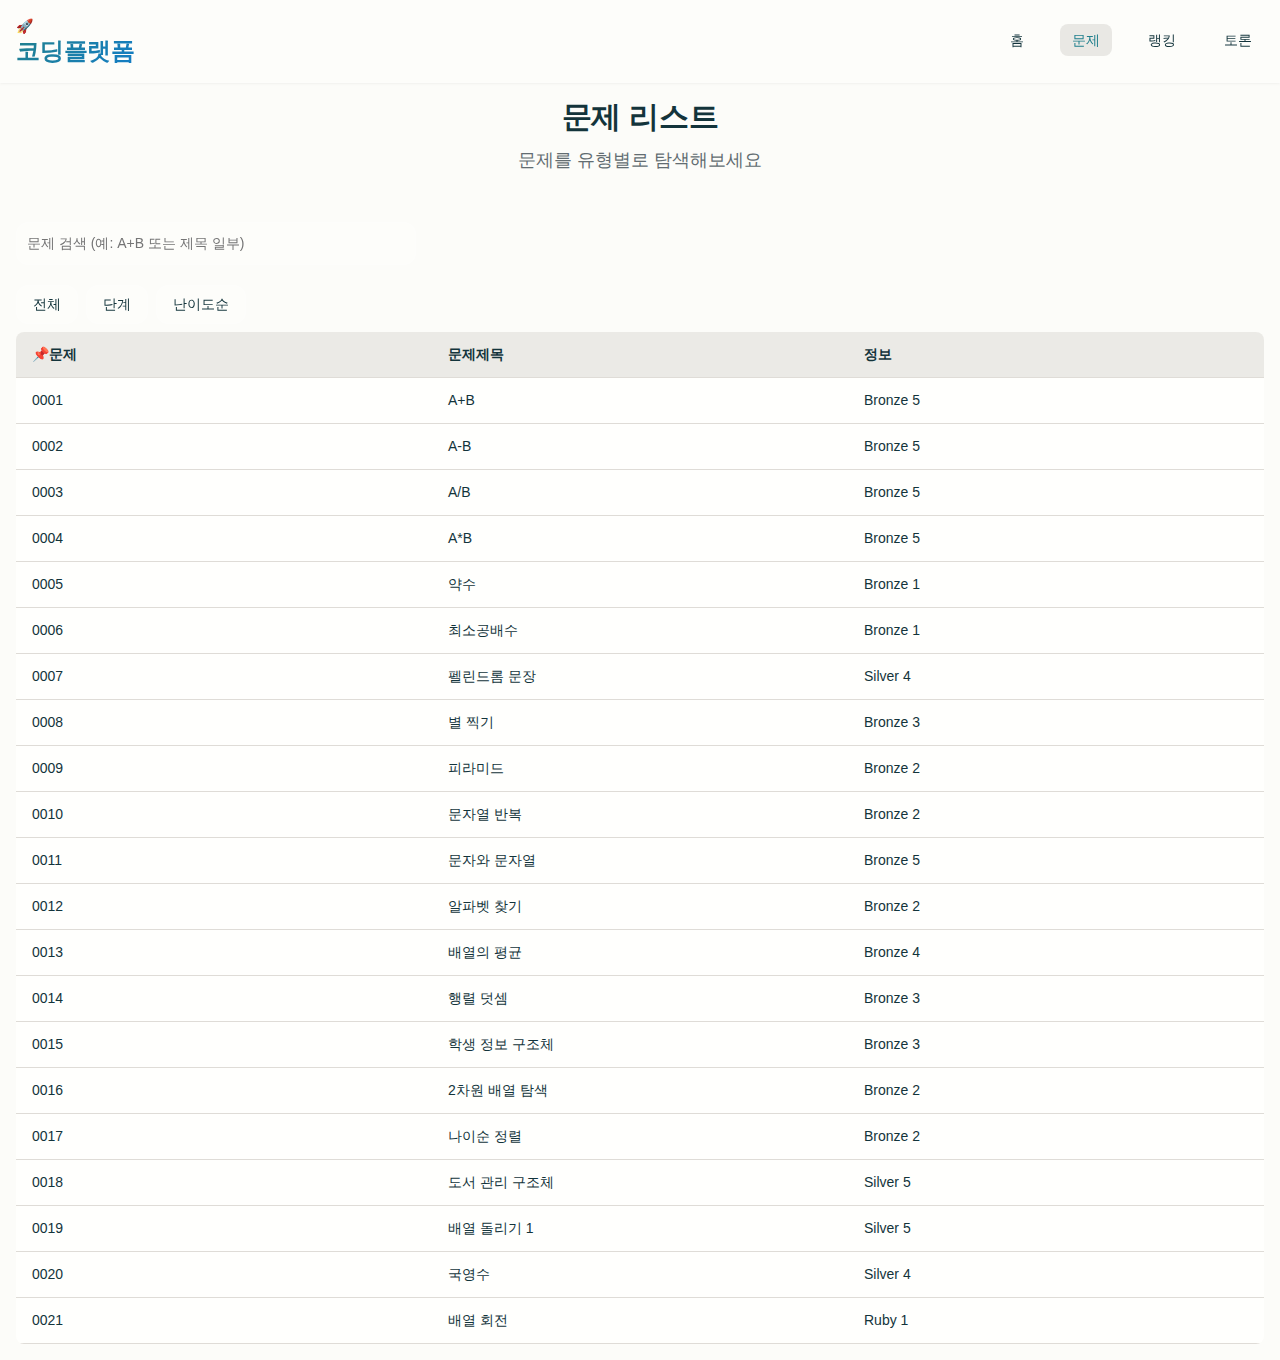
<file: list.html>
<!DOCTYPE html>
<html lang="ko">
<head>
  <meta charset="UTF-8" />
  <title>문제 리스트 - 코딩플랫폼</title>
  <link rel="stylesheet" href="list.css" />
  <style>
    .hidden {
      display: none;
    }

    .problem-table {
      width: 100%;
      table-layout: fixed;
      border-collapse: collapse;
      background-color: var(--color-surface);
      color: var(--color-text);
      border-radius: 8px;
      overflow: hidden;
    }

    .problem-table th,
    .problem-table td {
      padding: 12px 16px;
      text-align: left;
      border-bottom: 1px solid var(--color-border);
    }

    .problem-table th {
      background-color: var(--color-secondary);
      font-weight: bold;
    }

    .problem-table tr:hover {
      background-color: var(--color-secondary-hover);
      cursor: pointer;
    }
  </style>
</head>
<body>
  
  <nav class="navbar">
    <div class="container">
      <div class="navbar-content">
        <div class="navbar-brand">
          <div class="brand-logo">🚀</div>
          <h2>코딩플랫폼</h2>
        </div>
        <ul class="navbar-nav">
          <li><a href="#" class="nav-link">홈</a></li>
          <li><a href="#" class="nav-link active">문제</a></li>
          <li><a href="#" class="nav-link">랭킹</a></li>
          <li><a href="#" class="nav-link">토론</a></li>
        </ul>
      </div>
    </div>
  </nav>

  <main class="container py-16">
    <div class="section-header">
      <h2>문제 리스트</h2>
      <p>문제를 유형별로 탐색해보세요</p>
    </div>
     <div class="search-wrapper" style="margin: 20px 0;">
    <input
      type="text"
      id="search-input"
      class="form-control"
      placeholder="문제 검색 (예: A+B 또는 제목 일부)"
      style="padding: 10px; width: 100%; max-width: 400px;"
    />
  </div>

    <div class="tabs flex gap-8 my-8">
      <button class="tab btn btn--outline active" data-tab="all">전체</button>
      <button class="tab btn btn--outline" data-tab="step">단계</button>
      <button class="tab btn btn--outline" data-tab="category">난이도순</button>
    </div>

    <!-- 전체 -->
    <div class="tab-content" id="all">
      <table class="problem-table">
        <thead>
          <tr><th>📌문제</th><th>문제제목</th><th>정보</th></tr>
        </thead>
        <tbody>
          <tr onclick="location.href='1.html'"><td>0001</td><td>A+B</td><td>Bronze 5</td></tr>
          <tr onclick="location.href='2.html'"><td>0002</td><td>A-B</td><td>Bronze 5</td></tr>
          <tr onclick="location.href='2.html'"><td>0003</td><td>A/B</td><td>Bronze 5</td></tr>
          <tr onclick="location.href='2.html'"><td>0004</td><td>A*B</td><td>Bronze 5</td></tr>
          <tr onclick="location.href='2.html'"><td>0005</td><td>약수</td><td>Bronze 1</td></tr>
          <tr onclick="location.href='2.html'"><td>0006</td><td>최소공배수</td><td>Bronze 1</td></tr>
          <tr onclick="location.href='2.html'"><td>0007</td><td>펠린드롬 문장</td><td>Silver 4</td></tr>
          <tr onclick="location.href='2.html'"><td>0008</td><td>별 찍기</td><td>Bronze 3</td></tr>
          <tr onclick="location.href='2.html'"><td>0009</td><td>피라미드</td><td>Bronze 2</td></tr>
          <tr onclick="location.href='2.html'"><td>0010</td><td>문자열 반복</td><td>Bronze 2</td></tr>
          <tr onclick="location.href='2.html'"><td>0011</td><td>문자와 문자열</td><td>Bronze 5</td></tr>
          <tr onclick="location.href='2.html'"><td>0012</td><td>알파벳 찾기</td><td>Bronze 2</td></tr>
          <tr onclick="location.href='array1.html'"><td>0013</td><td>배열의 평균</td><td>Bronze 4</td></tr>
          <tr onclick="location.href='array3.html'"><td>0014</td><td>행렬 덧셈</td><td>Bronze 3</td></tr>
          <tr onclick="location.href='struct1.html'"><td>0015</td><td>학생 정보 구조체</td><td>Bronze 3</td></tr>
          <tr onclick="location.href='array2.html'"><td>0016</td><td>2차원 배열 탐색</td><td>Bronze 2</td></tr>
          <tr onclick="location.href='struct3.html'"><td>0017</td><td>나이순 정렬</td><td>Bronze 2</td></tr>
          <tr onclick="location.href='struct2.html'"><td>0018</td><td>도서 관리 구조체</td><td>Silver 5</td></tr>
          <tr onclick="location.href='array4.html'"><td>0019</td><td>배열 돌리기 1</td><td>Silver 5</td></tr>
          <tr onclick="location.href='struct4.html'"><td>0020</td><td>국영수</td><td>Silver 4</td></tr>
          <tr onclick="location.href='array5.html'"><td>0021</td><td>배열 회전</td><td>Ruby 1</td></tr>
        </tbody>
      </table>
    </div>

    <!-- 단계: 주제 목록 -->
    <div class="tab-content hidden" id="step">
      <table class="problem-table mt-16">
        <thead>
          <tr><th>📌문제</th><th>문제제목</th><th>정보</th></tr>
        </thead>
        <tbody>
          <tr onclick="showStepDetail('math')" data-category="math">
            <td>0101</td><td>수식</td><td>사칙연산, 괄호 계산 등</td>
          </tr>
          <tr onclick="showStepDetail('string')" data-category="string">
            <td>0201</td><td>문자열</td><td>회문 검사, 문자열 처리</td>
          </tr>
          <tr onclick="showStepDetail('array')" data-category="array">
            <td>0301</td><td>배열</td><td>1차원/2차원 배열</td>
          </tr>
          <tr onclick="showStepDetail('structure')" data-category="structure">
            <td>0401</td><td>구조체</td><td>사용자 정의 자료형</td>
          </tr>
        </tbody>
      </table>
    </div>

    <!-- 단계: 하위 문제 표시 -->
    <div class="tab-content hidden" id="step-detail">
      <button class="btn btn--outline mb-4" onclick="backToStep()">← 단계 목록으로</button>
      <table class="problem-table" id="step-detail-table"></table>
    </div>

    <!-- 난이도순 -->
    <div class="tab-content hidden" id="category">
      <table class="problem-table">
        <thead>
          <tr><th>📌문제</th><th>문제제목</th><th>정보</th></tr>
        </thead>
        <tbody>
        <tr onclick="location.href='2.html'"><td>0001</td><td>A-B</td><td>Bronze 5</td></tr>
        <tr onclick="location.href='2.html'"><td>0002</td><td>A/B</td><td>Bronze 5</td></tr>
        <tr onclick="location.href='2.html'"><td>0003</td><td>A*B</td><td>Bronze 5</td></tr>
        <tr onclick="location.href='2.html'"><td>0004</td><td>문자와 문자열</td><td>Bronze 5</td></tr>
        <tr onclick="location.href='array1.html'"><td>0005</td><td>배열의 평균</td><td>Bronze 4</td></tr>
        <tr onclick="location.href='2.html'"><td>0006</td><td>별 찍기</td><td>Bronze 3</td></tr>
        <tr onclick="location.href='array3.html'"><td>0007</td><td>행렬 덧셈</td><td>Bronze 3</td></tr>
        <tr onclick="location.href='struct1.html'"><td>0008</td><td>학생 정보 구조체</td><td>Bronze 3</td></tr>
        <tr onclick="location.href='2.html'"><td>0009</td><td>피라미드</td><td>Bronze 2</td></tr>
        <tr onclick="location.href='2.html'"><td>0010</td><td>문자열 반복</td><td>Bronze 2</td></tr>
        <tr onclick="location.href='2.html'"><td>0011</td><td>알파벳 찾기</td><td>Bronze 2</td></tr>
        <tr onclick="location.href='array2.html'"><td>0012</td><td>2차원 배열 탐색</td><td>Bronze 2</td></tr>
        <tr onclick="location.href='struct3.html'"><td>0013</td><td>나이순 정렬</td><td>Bronze 2</td></tr>
        <tr onclick="location.href='2.html'"><td>0014</td><td>약수</td><td>Bronze 1</td></tr>
        <tr onclick="location.href='2.html'"><td>0015</td><td>최소공배수</td><td>Bronze 1</td></tr>
        <tr onclick="location.href='array4.html'"><td>0016</td><td>배열 돌리기 1</td><td>Silver 5</td></tr>
        <tr onclick="location.href='struct2.html'"><td>0017</td><td>도서 관리 구조체</td><td>Silver 5</td></tr>
        <tr onclick="location.href='2.html'"><td>0018</td><td>펠린드롬 문장</td><td>Silver 4</td></tr>
        <tr onclick="location.href='struct4.html'"><td>0019</td><td>국영수</td><td>Silver 4</td></tr>
        <tr onclick="location.href='level1.html'"><td>0020</td><td>이진 탐색</td><td>Silver 3</td></tr>
        <tr onclick="location.href='level2.html'"><td>0021</td><td>해시맵 정렬</td><td>Gold 3</td></tr>
        <tr onclick="location.href='array5.html'"><td>0022</td><td>배열 회전</td><td>Ruby 1</td></tr>
        </tbody>
      </table>
    </div>
  </main>

  <script src="list.js"></script>
</body>
</html>
</file>
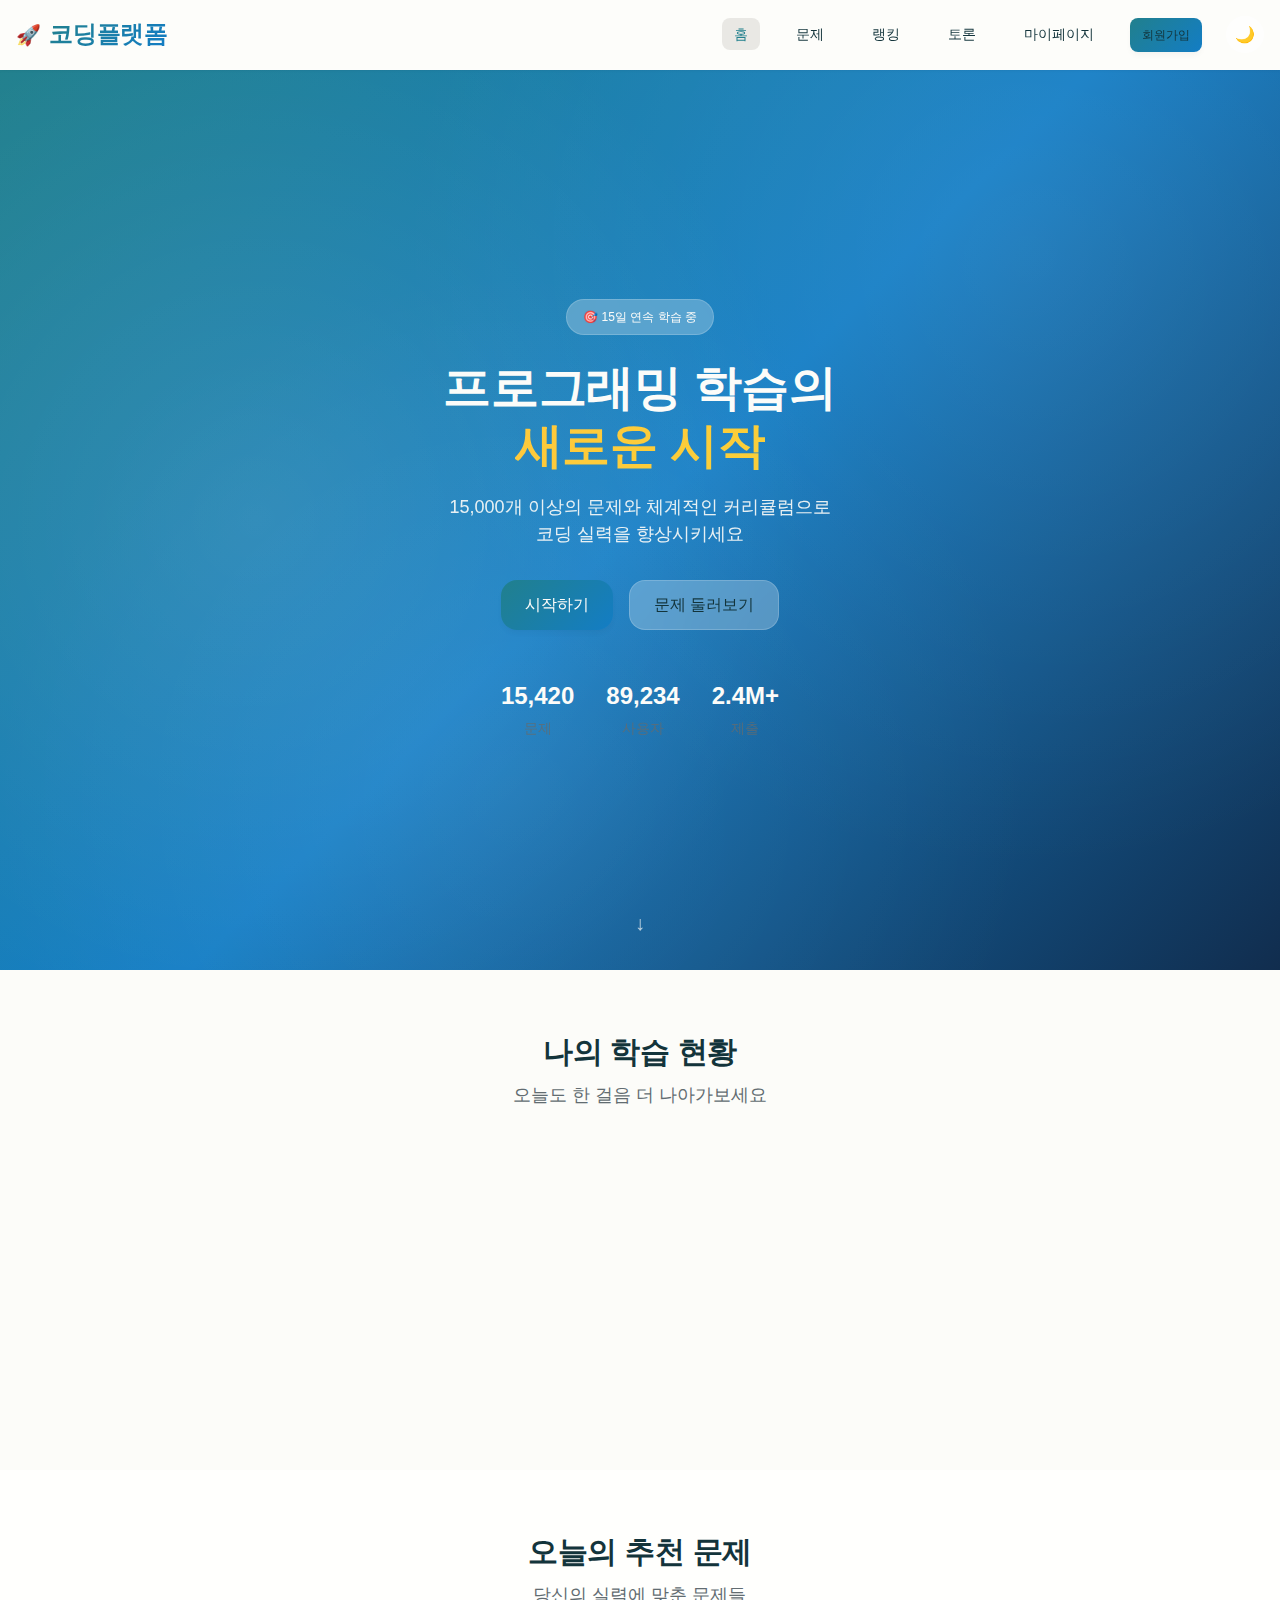
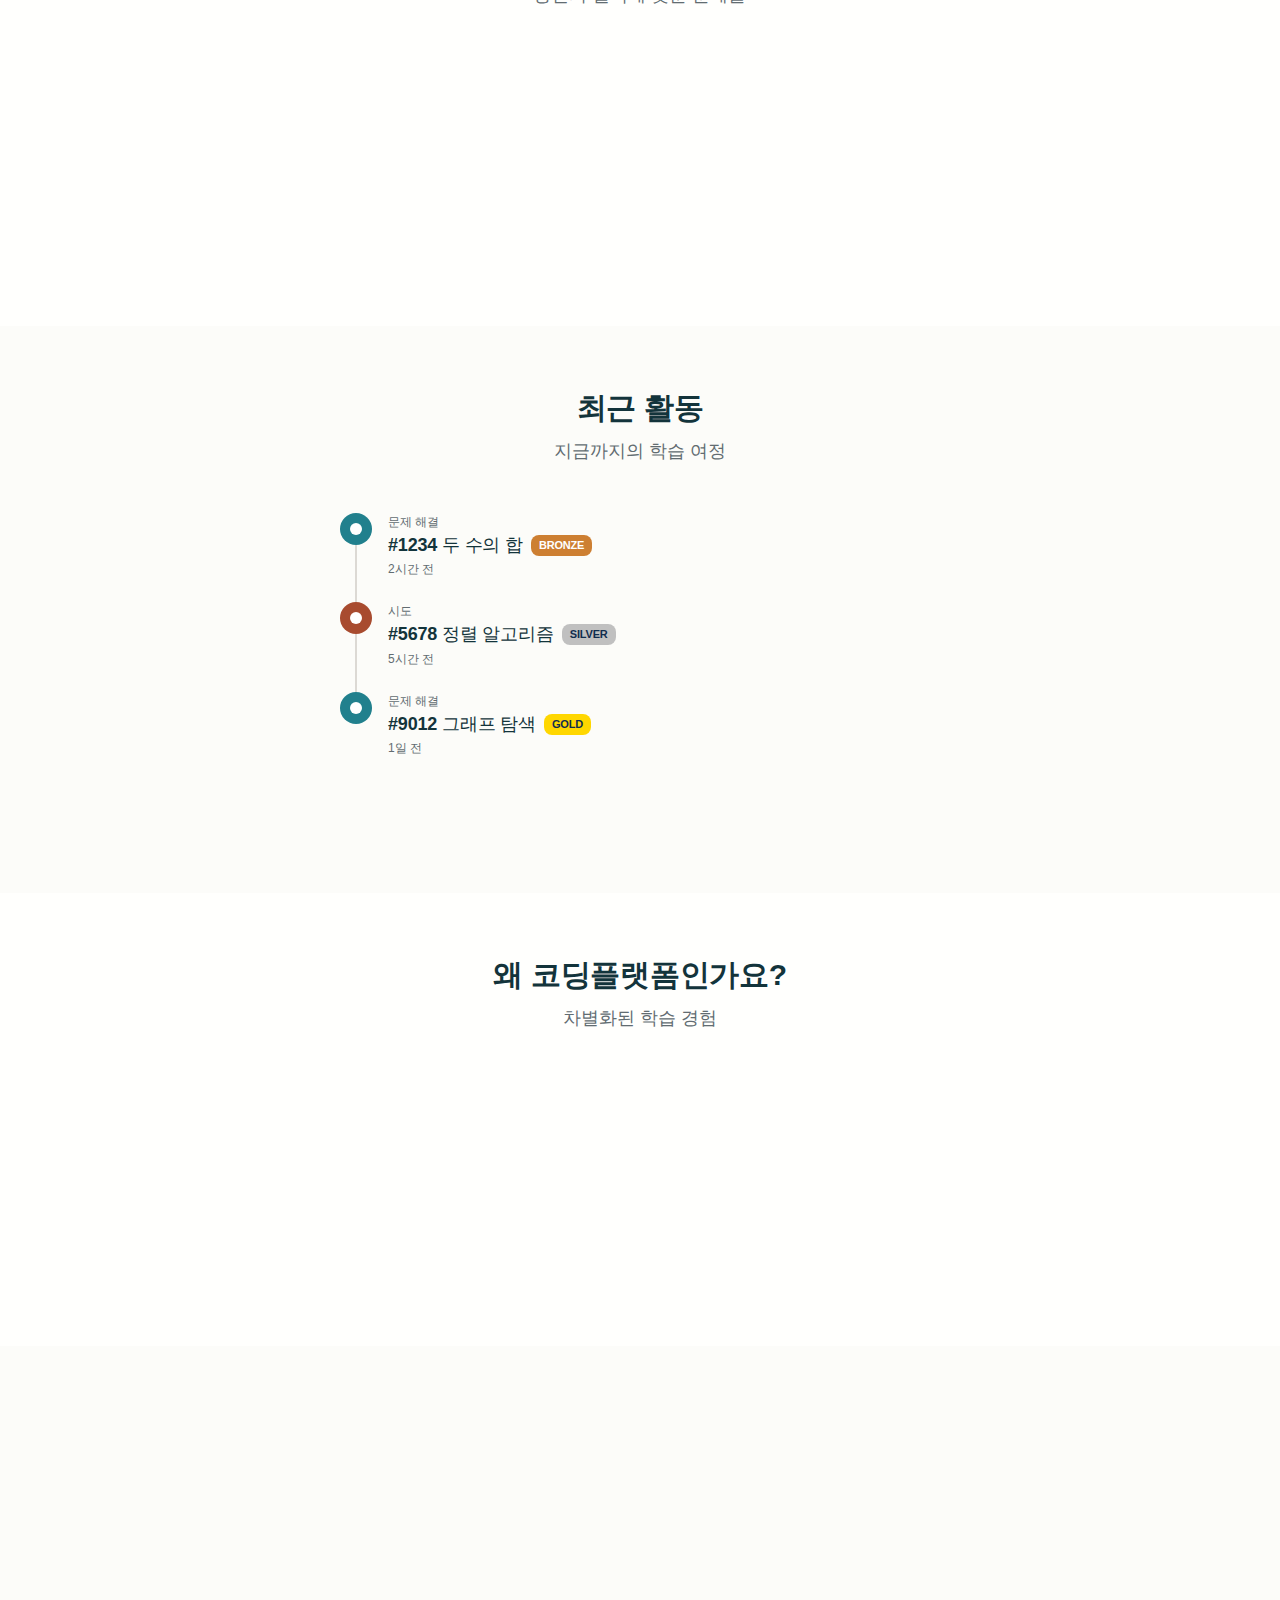
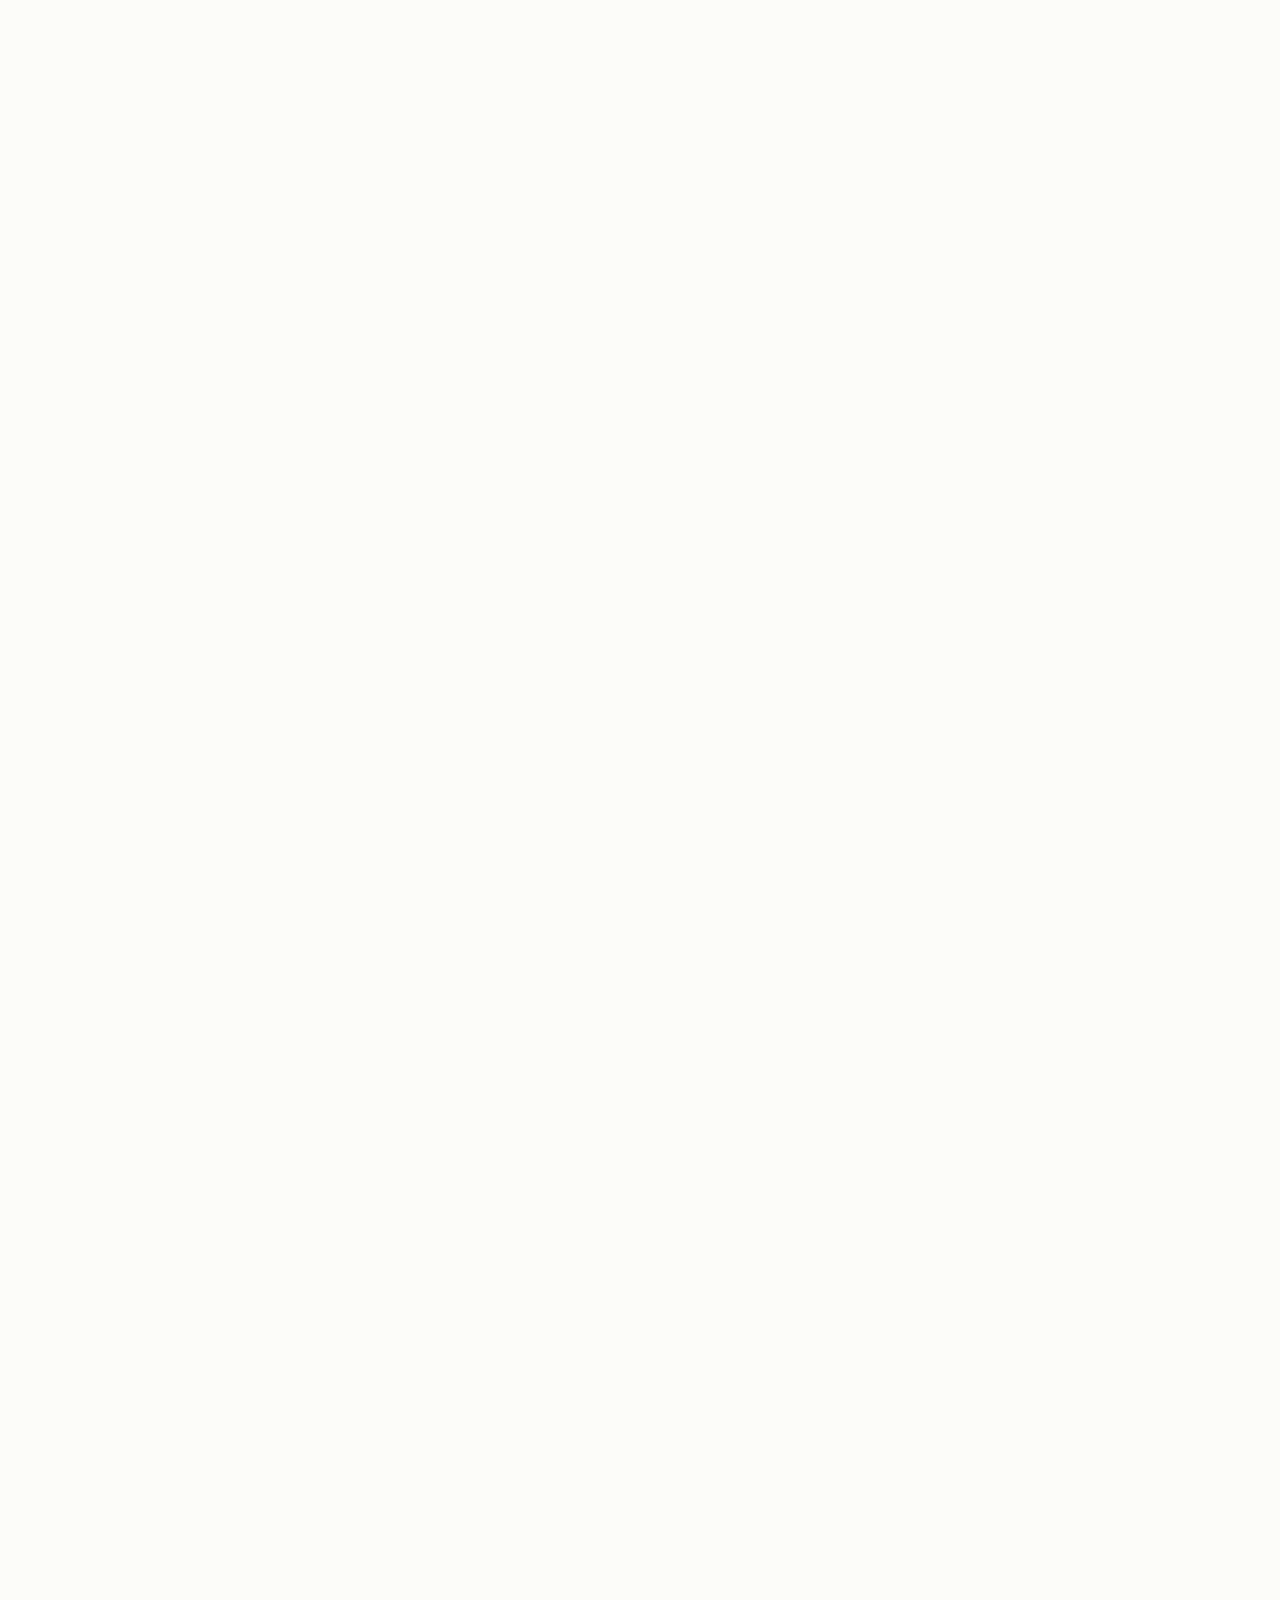
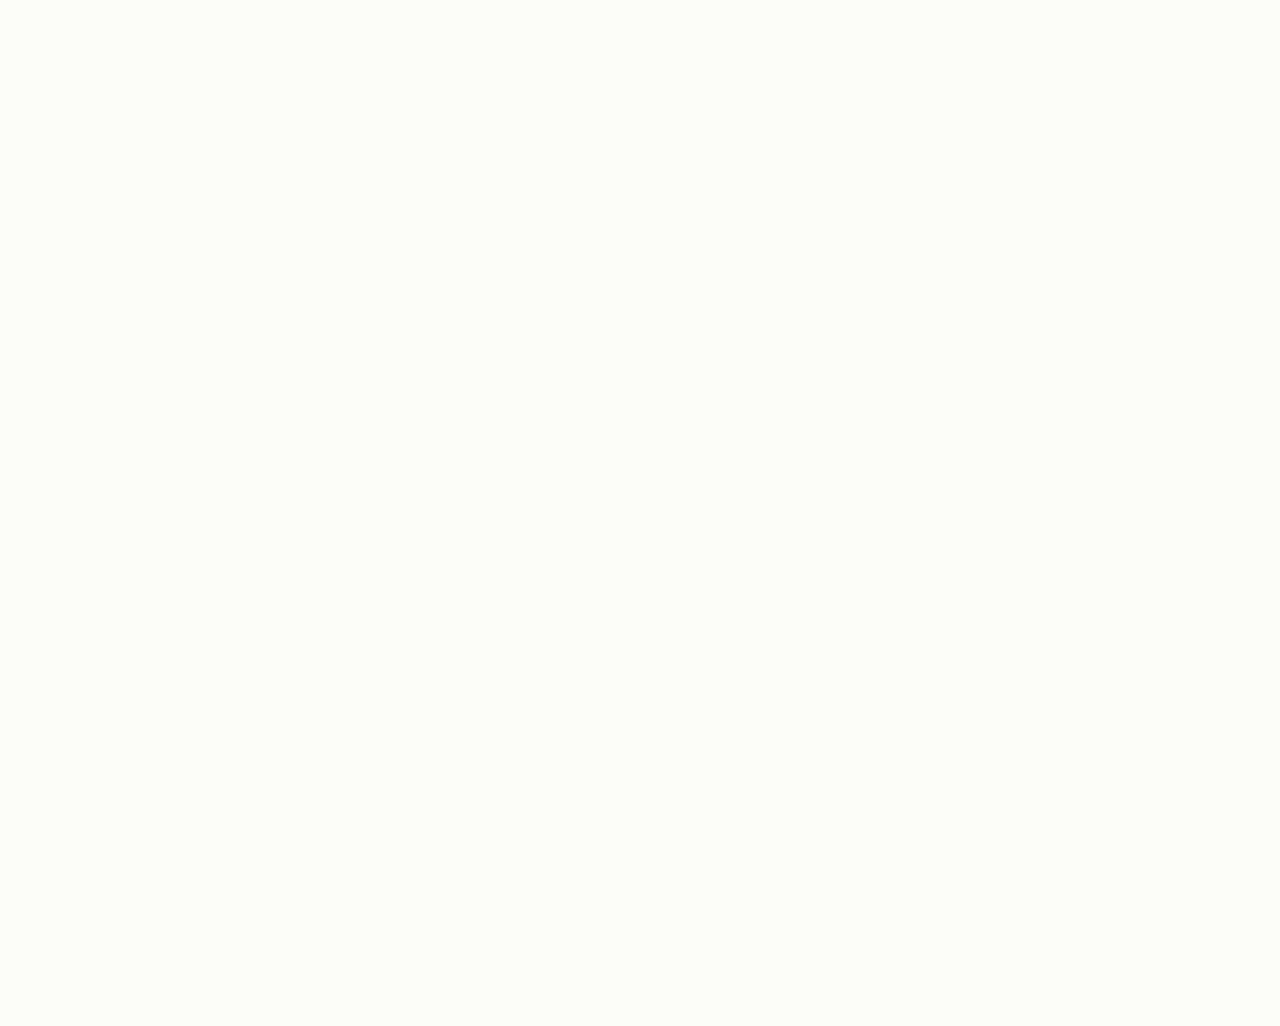
<file: main.html>
<!DOCTYPE html>
<html lang="ko">
<head>
    <meta charset="UTF-8">
    <meta name="viewport" content="width=device-width, initial-scale=1.0">
    <title>코딩플랫폼 - 프로그래밍 학습의 새로운 시작</title>
    <link rel="stylesheet" href="main_style.css">
</head> 
<body>
    <!-- Navigation Ba -->
    <nav class="navbar">
        <div class="container">
            <div class="navbar-content">
                <div class="navbar-brand">
                    <div class="brand-logo">
                        <div class="logo-icon">🚀</div>
                        <h2>코딩플랫폼</h2>
                    </div>
                </div>
                <ul class="navbar-nav">
                    <li><a href="#" data-page="home" class="nav-link active">홈</a></li>
                    <li><a href="#" data-page="problems" class="nav-link">문제</a></li>
                    <li><a href="#" data-page="rankings" class="nav-link">랭킹</a></li>
                    <li><a href="#" data-page="discussion" class="nav-link">토론</a></li>
                    <li><a href="#" data-page="mypage" class="nav-link">마이페이지</a></li>
                    <li><a href="#" data-page="signup" class="nav-link btn btn--primary btn--sm">회원가입</a></li>
                    <li><button id="theme-toggle" class="theme-toggle">🌙</button></li>
                </ul>
            </div>
        </div>
    </nav>

    <!-- Main Content Container -->
    <main class="main-content">
        <!-- Home Page -->
        <div id="home-page" class="page active">
            <!-- Hero Section -->
            <section class="hero">
                <div class="hero-bg-pattern"></div>
                <div class="container">
                    <div class="hero-content">
                        <div class="hero-badge">
                            <span>🎯 15일 연속 학습 중</span>
                        </div>
                        <h1>프로그래밍 학습의<br><span class="gradient-text">새로운 시작</span></h1>
                        <p>15,000개 이상의 문제와 체계적인 커리큘럼으로<br>코딩 실력을 향상시키세요</p>
                        <div class="hero-buttons">
                            <button class="btn btn--primary btn--lg" data-page="signup">
                                <span>시작하기</span>
                                <div class="btn-shine"></div>
                            </button>
                            <button class="btn btn--outline btn--lg" data-page="problems">문제 둘러보기</button>
                        </div>
                        <div class="hero-stats">
                            <div class="hero-stat">
                                <div class="stat-number">15,420</div>
                                <div class="stat-label">문제</div>
                            </div>
                            <div class="hero-stat">
                                <div class="stat-number">89,234</div>
                                <div class="stat-label">사용자</div>
                            </div>
                            <div class="hero-stat">
                                <div class="stat-number">2.4M+</div>
                                <div class="stat-label">제출</div>
                            </div>
                        </div>
                    </div>
                </div>
                <div class="hero-scroll-indicator">
                    <div class="scroll-arrow">↓</div>
                </div>
            </section>

            <!-- Learning Progress Section -->
            <section class="progress-section">
                <div class="container">
                    <div class="section-header">
                        <h2>나의 학습 현황</h2>
                        <p>오늘도 한 걸음 더 나아가보세요</p>
                    </div>
                    <div class="progress-grid">
                        <div class="progress-card card glass-effect">
                            <div class="card__body">
                                <div class="card-icon">🔥</div>
                                <h3>연속 학습</h3>
                                <div class="progress-number">15일</div>
                                <div class="progress-bar">
                                    <div class="progress-fill" style="width: 75%"></div>
                                </div>
                                <p>다음 목표까지 5일</p>
                            </div>
                        </div>
                        <div class="progress-card card glass-effect">
                            <div class="card__body">
                                <div class="card-icon">🎯</div>
                                <h3>문제 해결</h3>
                                <div class="progress-number">42<span>/100</span></div>
                                <div class="progress-bar">
                                    <div class="progress-fill" style="width: 42%"></div>
                                </div>
                                <p>Silver 달성까지 58문제</p>
                            </div>
                        </div>
                        <div class="progress-card card glass-effect">
                            <div class="card__body">
                                <div class="card-icon">🏆</div>
                                <h3>현재 티어</h3>
                                <div class="tier-badge">Silver III</div>
                                <div class="tier-points">1,250 pt</div>
                                <p>다음 티어까지 250pt</p>
                            </div>
                        </div>
                    </div>
                </div>
            </section>

            <!-- Today's Recommendations -->
            <section class="recommendations">
                <div class="container">
                    <div class="section-header">
                        <h2>오늘의 추천 문제</h2>
                        <p>당신의 실력에 맞춘 문제들</p>
                    </div>
                    <div class="recommendations-grid">
                        <div class="problem-card card hover-lift">
                            <div class="card__body">
                                <div class="problem-header">
                                    <span class="problem-id">#3456</span>
                                    <span class="difficulty-badge silver">Silver</span>
                                </div>
                                <h3>이진 검색</h3>
                                <p class="problem-category">알고리즘</p>
                                <div class="problem-meta">
                                    <span class="time-estimate">⏱️ 30분</span>
                                    <span class="success-rate">✅ 67%</span>
                                </div>
                                <button class="btn btn--primary btn--sm">도전하기</button>
                            </div>
                        </div>
                        <div class="problem-card card hover-lift">
                            <div class="card__body">
                                <div class="problem-header">
                                    <span class="problem-id">#7890</span>
                                    <span class="difficulty-badge bronze">Bronze</span>
                                </div>
                                <h3>스택과 큐</h3>
                                <p class="problem-category">자료구조</p>
                                <div class="problem-meta">
                                    <span class="time-estimate">⏱️ 20분</span>
                                    <span class="success-rate">✅ 83%</span>
                                </div>
                                <button class="btn btn--primary btn--sm">도전하기</button>
                            </div>
                        </div>
                    </div>
                </div>
            </section>

            <!-- Recent Activity -->
            <section class="activity-section">
                <div class="container">
                    <div class="section-header">
                        <h2>최근 활동</h2>
                        <p>지금까지의 학습 여정</p>
                    </div>
                    <div class="activity-timeline">
                        <div class="timeline-item">
                            <div class="timeline-marker solved"></div>
                            <div class="timeline-content">
                                <div class="activity-type">문제 해결</div>
                                <h4>#1234 두 수의 합 <span class="difficulty-badge bronze">Bronze</span></h4>
                                <div class="activity-time">2시간 전</div>
                            </div>
                        </div>
                        <div class="timeline-item">
                            <div class="timeline-marker attempted"></div>
                            <div class="timeline-content">
                                <div class="activity-type">시도</div>
                                <h4>#5678 정렬 알고리즘 <span class="difficulty-badge silver">Silver</span></h4>
                                <div class="activity-time">5시간 전</div>
                            </div>
                        </div>
                        <div class="timeline-item">
                            <div class="timeline-marker solved"></div>
                            <div class="timeline-content">
                                <div class="activity-type">문제 해결</div>
                                <h4>#9012 그래프 탐색 <span class="difficulty-badge gold">Gold</span></h4>
                                <div class="activity-time">1일 전</div>
                            </div>
                        </div>
                    </div>
                </div>
            </section>

            <!-- Features Section -->
            <section class="features">
                <div class="container">
                    <div class="section-header">
                        <h2>왜 코딩플랫폼인가요?</h2>
                        <p>차별화된 학습 경험</p>
                    </div>
                    <div class="features-grid">
                        <div class="feature-card card glass-effect">
                            <div class="card__body">
                                <div class="feature-icon">📚</div>
                                <h3>다양한 문제</h3>
                                <p>알고리즘부터 실무까지 15,000개 이상의 검증된 문제</p>
                            </div>
                        </div>
                        <div class="feature-card card glass-effect">
                            <div class="card__body">
                                <div class="feature-icon">⚡</div>
                                <h3>자동 채점</h3>
                                <p>실시간 코드 검증 및 상세한 피드백 제공</p>
                            </div>
                        </div>
                        <div class="feature-card card glass-effect">
                            <div class="card__body">
                                <div class="feature-icon">🏆</div>
                                <h3>랭킹 시스템</h3>
                                <p>실력에 따른 티어 시스템과 건전한 경쟁</p>
                            </div>
                        </div>
                        <div class="feature-card card glass-effect">
                            <div class="card__body">
                                <div class="feature-icon">🎯</div>
                                <h3>맞춤 학습</h3>
                                <p>개인 수준에 맞는 체계적인 학습 커리큘럼</p>
                            </div>
                        </div>
                    </div>
                </div>
            </section>
        </div>

        <!-- Registration Page -->
        <div id="signup-page" class="page">
            <div class="signup-bg"></div>
            <div class="container">
                <div class="signup-container">
                    <div class="signup-header">
                        <h1>회원가입</h1>
                        <p>코딩플랫폼에 오신 것을 환영합니다</p>
                    </div>
                    <form id="signup-form" class="signup-form card glass-effect">
                        <div class="form-group">
                            <label for="username" class="form-label">사용자명</label>
                            <div class="input-wrapper">
                                <input type="text" id="username" name="username" class="form-control" required>
                                <div class="input-icon">👤</div>
                            </div>
                            <div class="error-message" id="username-error"></div>
                        </div>
                        <div class="form-group">
                            <label for="email" class="form-label">이메일</label>
                            <div class="input-wrapper">
                                <input type="email" id="email" name="email" class="form-control" required>
                                <div class="input-icon">📧</div>
                            </div>
                            <div class="error-message" id="email-error"></div>
                        </div>
                        <div class="form-group">
                            <label for="password" class="form-label">비밀번호</label>
                            <div class="input-wrapper">
                                <input type="password" id="password" name="password" class="form-control" required>
                                <div class="input-icon">🔒</div>
                            </div>
                            <div class="password-strength">
                                <div class="strength-bar">
                                    <div class="strength-fill"></div>
                                </div>
                                <div class="strength-text">비밀번호 강도</div>
                            </div>
                            <div class="error-message" id="password-error"></div>
                        </div>
                        <div class="form-group">
                            <label for="confirm-password" class="form-label">비밀번호 확인</label>
                            <div class="input-wrapper">
                                <input type="password" id="confirm-password" name="confirm-password" class="form-control" required>
                                <div class="input-icon">🔐</div>
                            </div>
                            <div class="error-message" id="confirm-password-error"></div>
                        </div>
                        <button type="submit" class="btn btn--primary btn--full-width btn--lg">
                            <span>회원가입</span>
                            <div class="btn-shine"></div>
                        </button>
                    </form>
                    <div class="signup-footer">
                        <p>이미 계정이 있으신가요? <a href="#" data-page="login">로그인</a></p>
                        <button class="btn btn--outline" data-page="home">메인페이지로 돌아가기</button>
                    </div>
                    <div id="success-message" class="success-message hidden">
                        <div class="status status--success">회원가입이 완료되었습니다! 🎉</div>
                    </div>
                </div>
            </div>
        </div>

        <!-- My Page -->
        <div id="mypage-page" class="page">
            <div class="container">
                <div class="mypage-container">
                    <div class="page-header">
                        <h1>마이페이지</h1>
                        <p>학습 진행 상황과 성취를 확인하세요</p>
                    </div>
                    
                    <!-- User Profile Section -->
                    <section class="profile-section">
                        <div class="profile-card card glass-effect">
                            <div class="card__body">
                                <div class="profile-header">
                                    <div class="avatar-container">
                                        <div class="avatar-placeholder">👨‍💻</div>
                                        <div class="status-indicator online"></div>
                                    </div>
                                    <div class="profile-info">
                                        <h2>김개발</h2>
                                        <p class="user-email">dev.kim@example.com</p>
                                        <div class="user-badges">
                                            <span class="tier-badge gold">Silver III</span>
                                            <span class="achievement-badge">🔥 연속학습자</span>
                                        </div>
                                        <div class="profile-stats">
                                            <div class="stat-item">
                                                <div class="stat-label">가입일</div>
                                                <div class="stat-value">2024.03.15</div>
                                            </div>
                                            <div class="stat-item">
                                                <div class="stat-label">포인트</div>
                                                <div class="stat-value">1,250 pt</div>
                                            </div>
                                        </div>
                                    </div>
                                </div>
                            </div>
                        </div>
                    </section>

                    <!-- Statistics Dashboard -->
                    <section class="dashboard-section">
                        <h2>나의 통계</h2>
                        <div class="dashboard-grid">
                            <div class="dashboard-card card glass-effect">
                                <div class="card__body">
                                    <div class="dashboard-stat">
                                        <div class="stat-icon">✅</div>
                                        <div class="stat-number counter" data-target="42">0</div>
                                        <div class="stat-label">해결한 문제</div>
                                        <div class="stat-progress">
                                            <div class="progress-bar">
                                                <div class="progress-fill" style="width: 42%"></div>
                                            </div>
                                            <span>42%</span>
                                        </div>
                                    </div>
                                </div>
                            </div>
                            <div class="dashboard-card card glass-effect">
                                <div class="card__body">
                                    <div class="dashboard-stat">
                                        <div class="stat-icon">🏆</div>
                                        <div class="stat-number counter" data-target="1542">0</div>
                                        <div class="stat-label">전체 랭킹</div>
                                        <div class="rank-change up">↗ +23</div>
                                    </div>
                                </div>
                            </div>
                            <div class="dashboard-card card glass-effect">
                                <div class="card__body">
                                    <div class="dashboard-stat">
                                        <div class="stat-icon">🔥</div>
                                        <div class="stat-number counter" data-target="15">0</div>
                                        <div class="stat-label">연속 풀이 (일)</div>
                                        <div class="streak-visual">
                                            🔥🔥🔥🔥🔥
                                        </div>
                                    </div>
                                </div>
                            </div>
                        </div>
                    </section>

                    <!-- Achievements -->
                    <section class="achievements-section">
                        <h2>성취</h2>
                        <div class="achievements-grid">
                            <div class="achievement-card card earned">
                                <div class="card__body">
                                    <div class="achievement-icon">🎯</div>
                                    <h4>첫 문제 해결</h4>
                                    <p>첫 번째 문제를 성공적으로 해결했습니다</p>
                                    <div class="achievement-date">2024.03.15</div>
                                </div>
                            </div>
                            <div class="achievement-card card earned">
                                <div class="card__body">
                                    <div class="achievement-icon">🔥</div>
                                    <h4>연속 학습자</h4>
                                    <p>7일 연속으로 문제를 해결했습니다</p>
                                    <div class="achievement-date">2024.03.22</div>
                                </div>
                            </div>
                            <div class="achievement-card card in-progress">
                                <div class="card__body">
                                    <div class="achievement-icon">🥈</div>
                                    <h4>실버 달성</h4>
                                    <p>실버 티어에 도달했습니다</p>
                                    <div class="progress-bar">
                                        <div class="progress-fill" style="width: 75%"></div>
                                    </div>
                                    <div class="progress-text">75% 완료</div>
                                </div>
                            </div>
                        </div>
                    </section>

                    <!-- Recent Activity -->
                    <section class="activity-section">
                        <h2>최근 활동</h2>
                        <div class="card glass-effect">
                            <div class="card__body">
                                <div class="activity-timeline">
                                    <div class="timeline-item">
                                        <div class="timeline-marker solved"></div>
                                        <div class="timeline-content">
                                            <div class="activity-header">
                                                <span class="activity-type">문제 해결</span>
                                                <span class="activity-time">2시간 전</span>
                                            </div>
                                            <h4>두 수의 합</h4>
                                            <div class="activity-meta">
                                                <span class="difficulty-badge bronze">Bronze</span>
                                                <span class="solve-time">⏱️ 15분</span>
                                            </div>
                                        </div>
                                    </div>
                                    <div class="timeline-item">
                                        <div class="timeline-marker attempted"></div>
                                        <div class="timeline-content">
                                            <div class="activity-header">
                                                <span class="activity-type">시도</span>
                                                <span class="activity-time">5시간 전</span>
                                            </div>
                                            <h4>정렬 알고리즘</h4>
                                            <div class="activity-meta">
                                                <span class="difficulty-badge silver">Silver</span>
                                                <span class="attempt-count">3회 시도</span>
                                            </div>
                                        </div>
                                    </div>
                                    <div class="timeline-item">
                                        <div class="timeline-marker solved"></div>
                                        <div class="timeline-content">
                                            <div class="activity-header">
                                                <span class="activity-type">문제 해결</span>
                                                <span class="activity-time">1일 전</span>
                                            </div>
                                            <h4>그래프 탐색</h4>
                                            <div class="activity-meta">
                                                <span class="difficulty-badge gold">Gold</span>
                                                <span class="solve-time">⏱️ 45분</span>
                                            </div>
                                        </div>
                                    </div>
                                </div>
                            </div>
                        </div>
                    </section>

                    <!-- Account Settings -->
                    <section class="settings-section">
                        <h2>계정 설정</h2>
                        <div class="card glass-effect">
                            <div class="card__body">
                                <div class="settings-grid">
                                    <button class="setting-item btn btn--outline">
                                        <div class="setting-icon">👤</div>
                                        <div class="setting-info">
                                            <div class="setting-title">프로필 수정</div>
                                            <div class="setting-desc">개인 정보 변경</div>
                                        </div>
                                    </button>
                                    <button class="setting-item btn btn--outline">
                                        <div class="setting-icon">🔒</div>
                                        <div class="setting-info">
                                            <div class="setting-title">비밀번호 변경</div>
                                            <div class="setting-desc">보안 설정</div>
                                        </div>
                                    </button>
                                    <button class="setting-item btn btn--outline">
                                        <div class="setting-icon">🔔</div>
                                        <div class="setting-info">
                                            <div class="setting-title">알림 설정</div>
                                            <div class="setting-desc">푸시 알림 관리</div>
                                        </div>
                                    </button>
                                </div>
                            </div>
                        </div>
                    </section>
                </div>
            </div>
        </div>

        <!-- Placeholder Pages -->
        <div id="problems-page" class="page placeholder-page">
            <div class="container">
                <div class="placeholder-content">
                    <div class="placeholder-icon">🔧</div>
                    <h1>문제</h1>
                    <p>이 페이지는 아직 구현 중입니다</p>
                    <div class="construction-progress">
                        <div class="progress-bar">
                            <div class="progress-fill animated" style="width: 60%"></div>
                        </div>
                        <span>60% 완료</span>
                    </div>
                    <button class="btn btn--primary" data-page="home">메인페이지로 돌아가기</button>
                </div>
            </div>
        </div>

        <div id="rankings-page" class="page placeholder-page">
            <div class="container">
                <div class="placeholder-content">
                    <div class="placeholder-icon">🏆</div>
                    <h1>랭킹</h1>
                    <p>이 페이지는 아직 구현 중입니다</p>
                    <div class="construction-progress">
                        <div class="progress-bar">
                            <div class="progress-fill animated" style="width: 40%"></div>
                        </div>
                        <span>40% 완료</span>
                    </div>
                    <button class="btn btn--primary" data-page="home">메인페이지로 돌아가기</button>
                </div>
            </div>
        </div>

        <div id="discussion-page" class="page placeholder-page">
            <div class="container">
                <div class="placeholder-content">
                    <div class="placeholder-icon">💬</div>
                    <h1>토론</h1>
                    <p>이 페이지는 아직 구현 중입니다</p>
                    <div class="construction-progress">
                        <div class="progress-bar">
                            <div class="progress-fill animated" style="width: 20%"></div>
                        </div>
                        <span>20% 완료</span>
                    </div>
                    <button class="btn btn--primary" data-page="home">메인페이지로 돌아가기</button>
                </div>
            </div>
        </div>

        <div id="login-page" class="page placeholder-page">
            <div class="container">
                <div class="placeholder-content">
                    <div class="placeholder-icon">🔐</div>
                    <h1>로그인</h1>
                    <p>이 페이지는 아직 구현 중입니다</p>
                    <div class="construction-progress">
                        <div class="progress-bar">
                            <div class="progress-fill animated" style="width: 80%"></div>
                        </div>
                        <span>80% 완료</span>
                    </div>
                    <button class="btn btn--primary" data-page="home">메인페이지로 돌아가기</button>
                </div>
            </div>
        </div>
    </main>

    <script src="main_app.js"></script>
</body>
</html>
</file>
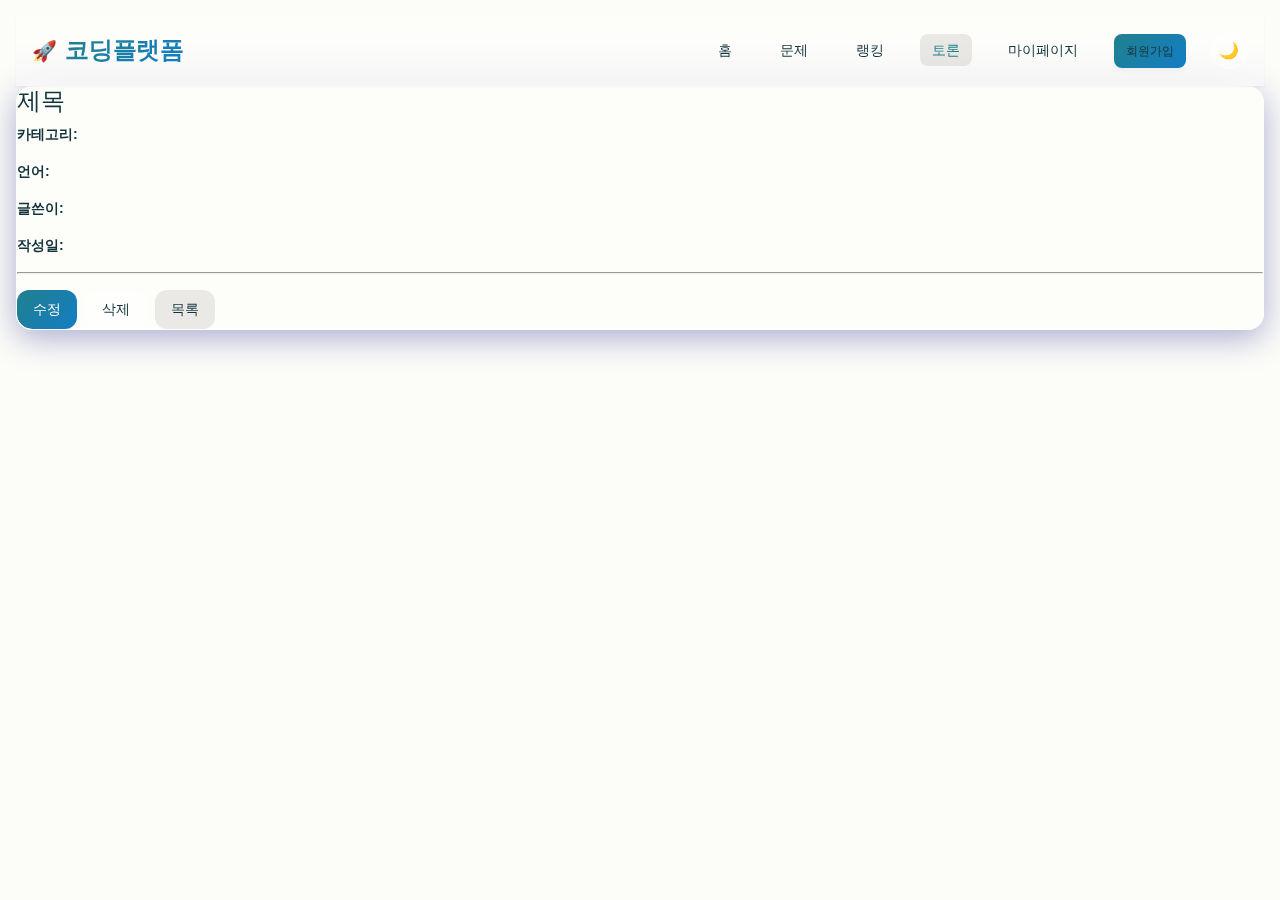
<file: view_board.html>
<!DOCTYPE html>
<html lang="ko">
<head>
  <meta charset="UTF-8">
  <title>글 보기</title>
  <link rel="stylesheet" href="board.css">
</head>
<body class="container py-16">
  <nav class="navbar">
    <div class="container">
      <div class="navbar-content">
        <div class="navbar-brand">
          <div class="brand-logo">
            <div class="logo-icon">🚀</div>
            <h2>코딩플랫폼</h2>
          </div>
        </div>
        <ul class="navbar-nav">
          <li><a href="#" data-page="home" class="nav-link">홈</a></li>
          <li><a href="#" data-page="problems" class="nav-link">문제</a></li>
          <li><a href="#" data-page="rankings" class="nav-link">랭킹</a></li>
          <li><a href="#" data-page="discussion" class="nav-link active">토론</a></li>
          <li><a href="#" data-page="mypage" class="nav-link">마이페이지</a></li>
          <li><a href="#" data-page="signup" class="nav-link btn btn--primary btn--sm">회원가입</a></li>
          <li><button id="theme-toggle" class="theme-toggle">🌙</button></li>
        </ul>
      </div>
    </div>
  </nav>
  
  <div class="card p-16">
    <h2 id="viewTitle" class="mb-8">제목</h2>
    <p><strong>카테고리:</strong> <span id="viewCategory"></span></p>
    <p><strong>언어:</strong> <span id="viewLanguage"></span></p>
    <p><strong>글쓴이:</strong> <span id="viewAuthor"></span></p>
    <p><strong>작성일:</strong> <span id="viewDate"></span></p>
    <hr class="my-16">
    <p id="viewContent" class="mb-16"></p>

    <div class="flex gap-8">
      <button id="editBtn" class="btn btn--primary">수정</button>
      <button id="deleteBtn" class="btn btn--outline">삭제</button>
      <button id="backBtn" class="btn btn--secondary">목록</button>
    </div>
  </div>

  <script src="board.js"></script>
</body>
</html>
</file>
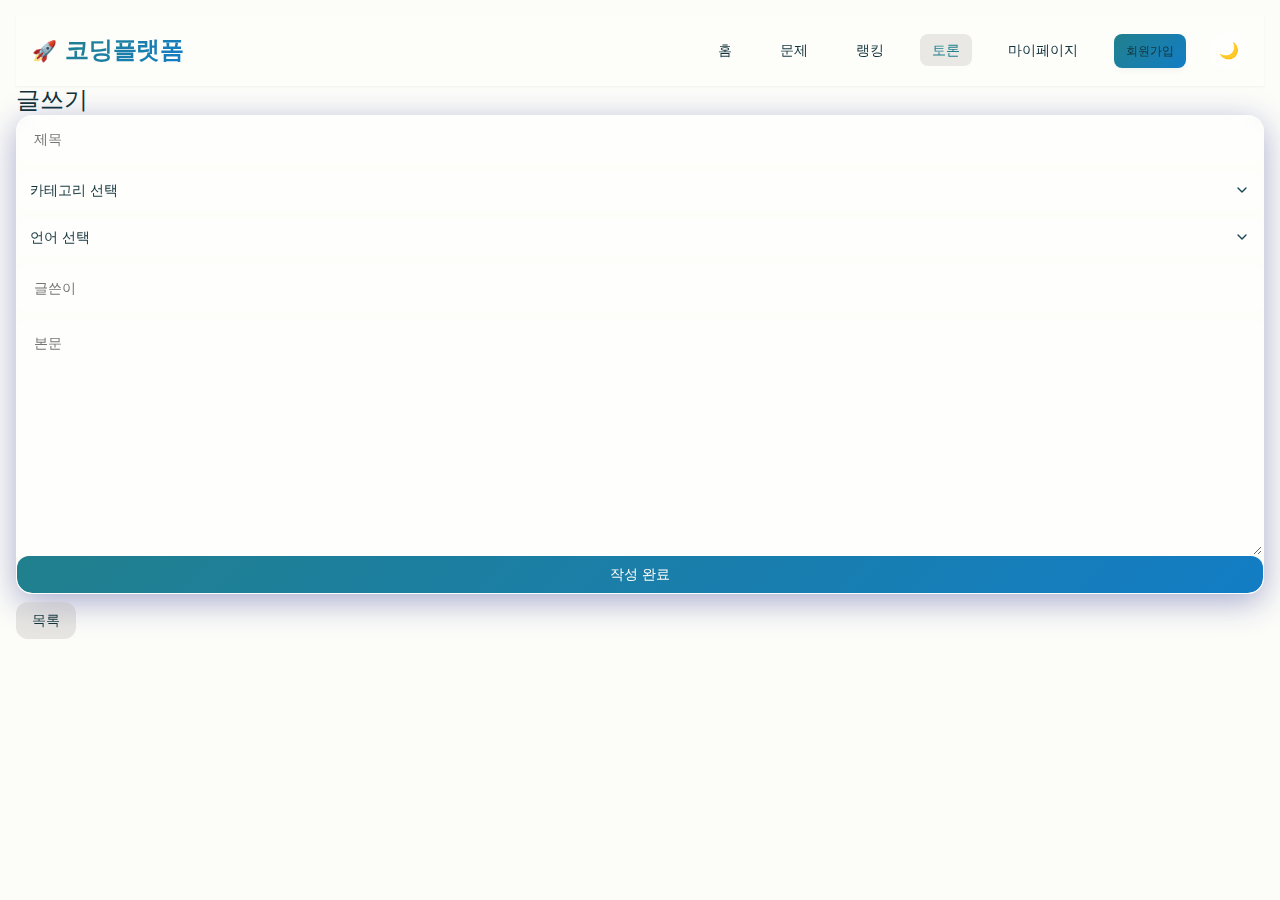
<file: write_board.html>
<!DOCTYPE html>
<html lang="ko">
<head>
  <meta charset="UTF-8">
  <title>글쓰기</title>
  <link rel="stylesheet" href="board.css">
</head>
<body class="container py-16">
  <nav class="navbar">
    <div class="container">
      <div class="navbar-content">
        <div class="navbar-brand">
          <div class="brand-logo">
            <div class="logo-icon">🚀</div>
            <h2>코딩플랫폼</h2>
          </div>
        </div>
        <ul class="navbar-nav">
          <li><a href="#" data-page="home" class="nav-link">홈</a></li>
          <li><a href="#" data-page="problems" class="nav-link">문제</a></li>
          <li><a href="#" data-page="rankings" class="nav-link">랭킹</a></li>
          <li><a href="#" data-page="discussion" class="nav-link active">토론</a></li>
          <li><a href="#" data-page="mypage" class="nav-link">마이페이지</a></li>
          <li><a href="#" data-page="signup" class="nav-link btn btn--primary btn--sm">회원가입</a></li>
          <li><button id="theme-toggle" class="theme-toggle">🌙</button></li>
        </ul>
      </div>
    </div>
  </nav>
  
  <h2 id="formTitle" class="mb-16">글쓰기</h2>

  <form onsubmit="savePost(event)" class="card p-16">
    <input id="title" class="form-control mb-8" placeholder="제목" required>

    <select id="category" class="form-control mb-8" required>
      <option value="" disabled selected>카테고리 선택</option>
      <option value="질문">질문</option>
      <option value="오타/오류 수정">오타/오류 수정</option>
      <option value="자유">자유</option>
    </select>

    <select id="language" class="form-control mb-8" required>
      <option value="" disabled selected>언어 선택</option>
      <option value="C">C</option>
      <option value="C++">C++</option>
      <option value="JAVA">JAVA</option>
      <option value="Python">Python</option>
    </select>

    <input id="author" class="form-control mb-8" placeholder="글쓴이" required>
    <textarea id="content" class="form-control mb-16" placeholder="본문" rows="10" required></textarea>

    <button type="submit" class="btn btn--primary btn--full-width">작성 완료</button>
  </form>

  <div class="mt-8">
    <button class="btn btn--secondary" onclick="location.href='board.html?type=question'">목록</button>
  </div>

  <script src="board.html"></script>
</body>
</html>
</file>
<file: main.css>
:root {
  /* Colors */
  --color-background: rgba(252, 252, 249, 1);
  --color-surface: rgba(255, 255, 253, 1);
  --color-text: rgba(19, 52, 59, 1);
  --color-text-secondary: rgba(98, 108, 113, 1);
  --color-primary: rgba(33, 128, 141, 1);
  --color-primary-hover: rgba(29, 116, 128, 1);
  --color-primary-active: rgb(51, 117, 125);
  --color-secondary: rgba(94, 82, 64, 0.12);
  --color-secondary-hover: rgba(94, 82, 64, 0.2);
  --color-secondary-active: rgba(94, 82, 64, 0.25);
  --color-border: rgba(94, 82, 64, 0.2);
  --color-btn-primary-text: rgba(252, 252, 249, 1);
  --color-card-border: rgba(94, 82, 64, 0.12);
  --color-card-border-inner: rgba(94, 82, 64, 0.12);
  --color-error: rgba(192, 21, 47, 1);
  --color-success: rgba(33, 128, 141, 1);
  --color-warning: rgba(168, 75, 47, 1);
  --color-info: rgba(98, 108, 113, 1);
  --color-focus-ring: rgba(33, 128, 141, 0.4);
  --color-select-caret: rgba(19, 52, 59, 0.8);

  /* Common style patterns */
  --focus-ring: 0 0 0 3px var(--color-focus-ring);
  --focus-outline: 2px solid var(--color-primary);
  --status-bg-opacity: 0.15;
  --status-border-opacity: 0.25;
  --select-caret-light: url("data:image/svg+xml,%3Csvg xmlns='http://www.w3.org/2000/svg' width='16' height='16' viewBox='0 0 24 24' fill='none' stroke='%23134252' stroke-width='2' stroke-linecap='round' stroke-linejoin='round'%3E%3Cpolyline points='6 9 12 15 18 9'%3E%3C/polyline%3E%3C/svg%3E");
  --select-caret-dark: url("data:image/svg+xml,%3Csvg xmlns='http://www.w3.org/2000/svg' width='16' height='16' viewBox='0 0 24 24' fill='none' stroke='%23f5f5f5' stroke-width='2' stroke-linecap='round' stroke-linejoin='round'%3E%3Cpolyline points='6 9 12 15 18 9'%3E%3C/polyline%3E%3C/svg%3E");

  /* RGB versions for opacity control */
  --color-success-rgb: 33, 128, 141;
  --color-error-rgb: 192, 21, 47;
  --color-warning-rgb: 168, 75, 47;
  --color-info-rgb: 98, 108, 113;

  /* Typography */
  --font-family-base: "FKGroteskNeue", "Geist", "Inter", -apple-system,
    BlinkMacSystemFont, "Segoe UI", Roboto, sans-serif;
  --font-family-mono: "Berkeley Mono", ui-monospace, SFMono-Regular, Menlo,
    Monaco, Consolas, monospace;
  --font-size-xs: 11px;
  --font-size-sm: 12px;
  --font-size-base: 14px;
  --font-size-md: 14px;
  --font-size-lg: 16px;
  --font-size-xl: 18px;
  --font-size-2xl: 20px;
  --font-size-3xl: 24px;
  --font-size-4xl: 30px;
  --font-weight-normal: 400;
  --font-weight-medium: 500;
  --font-weight-semibold: 550;
  --font-weight-bold: 600;
  --line-height-tight: 1.2;
  --line-height-normal: 1.5;
  --letter-spacing-tight: -0.01em;

  /* Spacing */
  --space-0: 0;
  --space-1: 1px;
  --space-2: 2px;
  --space-4: 4px;
  --space-6: 6px;
  --space-8: 8px;
  --space-10: 10px;
  --space-12: 12px;
  --space-16: 16px;
  --space-20: 20px;
  --space-24: 24px;
  --space-32: 32px;

  /* Border Radius */
  --radius-sm: 6px;
  --radius-base: 8px;
  --radius-md: 10px;
  --radius-lg: 12px;
  --radius-full: 9999px;

  /* Shadows */
  --shadow-xs: 0 1px 2px rgba(0, 0, 0, 0.02);
  --shadow-sm: 0 1px 3px rgba(0, 0, 0, 0.04), 0 1px 2px rgba(0, 0, 0, 0.02);
  --shadow-md: 0 4px 6px -1px rgba(0, 0, 0, 0.04),
    0 2px 4px -1px rgba(0, 0, 0, 0.02);
  --shadow-lg: 0 10px 15px -3px rgba(0, 0, 0, 0.04),
    0 4px 6px -2px rgba(0, 0, 0, 0.02);
  --shadow-inset-sm: inset 0 1px 0 rgba(255, 255, 255, 0.15),
    inset 0 -1px 0 rgba(0, 0, 0, 0.03);

  /* Animation */
  --duration-fast: 150ms;
  --duration-normal: 250ms;
  --ease-standard: cubic-bezier(0.16, 1, 0.3, 1);

  /* Layout */
  --container-sm: 640px;
  --container-md: 768px;
  --container-lg: 1024px;
  --container-xl: 1280px;
}

/* Dark mode colors */
@media (prefers-color-scheme: dark) {
  :root {
    --color-background: rgba(31, 33, 33, 1);
    --color-surface: rgba(38, 40, 40, 1);
    --color-text: rgba(245, 245, 245, 1);
    --color-text-secondary: rgba(167, 169, 169, 0.7);
    --color-primary: rgba(50, 184, 198, 1);
    --color-primary-hover: rgba(45, 166, 178, 1);
    --color-primary-active: rgba(41, 150, 161, 1);
    --color-secondary: rgba(119, 124, 124, 0.15);
    --color-secondary-hover: rgba(119, 124, 124, 0.25);
    --color-secondary-active: rgba(119, 124, 124, 0.3);
    --color-border: rgba(119, 124, 124, 0.3);
    --color-error: rgba(255, 84, 89, 1);
    --color-success: rgba(50, 184, 198, 1);
    --color-warning: rgba(230, 129, 97, 1);
    --color-info: rgba(167, 169, 169, 1);
    --color-focus-ring: rgba(50, 184, 198, 0.4);
    --color-btn-primary-text: rgba(19, 52, 59, 1);
    --color-card-border: rgba(119, 124, 124, 0.2);
    --color-card-border-inner: rgba(119, 124, 124, 0.15);
    --shadow-inset-sm: inset 0 1px 0 rgba(255, 255, 255, 0.1),
      inset 0 -1px 0 rgba(0, 0, 0, 0.15);
    --button-border-secondary: rgba(119, 124, 124, 0.2);
    --color-border-secondary: rgba(119, 124, 124, 0.2);
    --color-select-caret: rgba(245, 245, 245, 0.8);

    /* Common style patterns - updated for dark mode */
    --focus-ring: 0 0 0 3px var(--color-focus-ring);
    --focus-outline: 2px solid var(--color-primary);
    --status-bg-opacity: 0.15;
    --status-border-opacity: 0.25;
    --select-caret-light: url("data:image/svg+xml,%3Csvg xmlns='http://www.w3.org/2000/svg' width='16' height='16' viewBox='0 0 24 24' fill='none' stroke='%23134252' stroke-width='2' stroke-linecap='round' stroke-linejoin='round'%3E%3Cpolyline points='6 9 12 15 18 9'%3E%3C/polyline%3E%3C/svg%3E");
    --select-caret-dark: url("data:image/svg+xml,%3Csvg xmlns='http://www.w3.org/2000/svg' width='16' height='16' viewBox='0 0 24 24' fill='none' stroke='%23f5f5f5' stroke-width='2' stroke-linecap='round' stroke-linejoin='round'%3E%3Cpolyline points='6 9 12 15 18 9'%3E%3C/polyline%3E%3C/svg%3E");

    /* RGB versions for dark mode */
    --color-success-rgb: 50, 184, 198;
    --color-error-rgb: 255, 84, 89;
    --color-warning-rgb: 230, 129, 97;
    --color-info-rgb: 167, 169, 169;
  }
}

/* Data attribute for manual theme switching */
[data-color-scheme="dark"] {
  --color-background: rgba(31, 33, 33, 1);
  --color-surface: rgba(38, 40, 40, 1);
  --color-text: rgba(245, 245, 245, 1);
  --color-text-secondary: rgba(167, 169, 169, 0.7);
  --color-primary: rgba(50, 184, 198, 1);
  --color-primary-hover: rgba(45, 166, 178, 1);
  --color-primary-active: rgba(41, 150, 161, 1);
  --color-secondary: rgba(119, 124, 124, 0.15);
  --color-secondary-hover: rgba(119, 124, 124, 0.25);
  --color-secondary-active: rgba(119, 124, 124, 0.3);
  --color-border: rgba(119, 124, 124, 0.3);
  --color-error: rgba(255, 84, 89, 1);
  --color-success: rgba(50, 184, 198, 1);
  --color-warning: rgba(230, 129, 97, 1);
  --color-info: rgba(167, 169, 169, 1);
  --color-focus-ring: rgba(50, 184, 198, 0.4);
  --color-btn-primary-text: rgba(19, 52, 59, 1);
  --color-card-border: rgba(119, 124, 124, 0.15);
  --color-card-border-inner: rgba(119, 124, 124, 0.15);
  --shadow-inset-sm: inset 0 1px 0 rgba(255, 255, 255, 0.1),
    inset 0 -1px 0 rgba(0, 0, 0, 0.15);
  --color-border-secondary: rgba(119, 124, 124, 0.2);
  --color-select-caret: rgba(245, 245, 245, 0.8);

  /* Common style patterns - updated for dark mode */
  --focus-ring: 0 0 0 3px var(--color-focus-ring);
  --focus-outline: 2px solid var(--color-primary);
  --status-bg-opacity: 0.15;
  --status-border-opacity: 0.25;
  --select-caret-light: url("data:image/svg+xml,%3Csvg xmlns='http://www.w3.org/2000/svg' width='16' height='16' viewBox='0 0 24 24' fill='none' stroke='%23134252' stroke-width='2' stroke-linecap='round' stroke-linejoin='round'%3E%3Cpolyline points='6 9 12 15 18 9'%3E%3C/polyline%3E%3C/svg%3E");
  --select-caret-dark: url("data:image/svg+xml,%3Csvg xmlns='http://www.w3.org/2000/svg' width='16' height='16' viewBox='0 0 24 24' fill='none' stroke='%23f5f5f5' stroke-width='2' stroke-linecap='round' stroke-linejoin='round'%3E%3Cpolyline points='6 9 12 15 18 9'%3E%3C/polyline%3E%3C/svg%3E");

  /* RGB versions for dark mode */
  --color-success-rgb: 50, 184, 198;
  --color-error-rgb: 255, 84, 89;
  --color-warning-rgb: 230, 129, 97;
  --color-info-rgb: 167, 169, 169;
}

[data-color-scheme="light"] {
  --color-background: rgba(252, 252, 249, 1);
  --color-surface: rgba(255, 255, 253, 1);
  --color-text: rgba(19, 52, 59, 1);
  --color-text-secondary: rgba(98, 108, 113, 1);
  --color-primary: rgba(33, 128, 141, 1);
  --color-primary-hover: rgba(29, 116, 128, 1);
  --color-primary-active: rgba(26, 104, 115, 1);
  --color-secondary: rgba(94, 82, 64, 0.12);
  --color-secondary-hover: rgba(94, 82, 64, 0.2);
  --color-secondary-active: rgba(94, 82, 64, 0.25);
  --color-border: rgba(94, 82, 64, 0.2);
  --color-btn-primary-text: rgba(252, 252, 249, 1);
  --color-card-border: rgba(94, 82, 64, 0.12);
  --color-card-border-inner: rgba(94, 82, 64, 0.12);
  --color-error: rgba(192, 21, 47, 1);
  --color-success: rgba(33, 128, 141, 1);
  --color-warning: rgba(168, 75, 47, 1);
  --color-info: rgba(98, 108, 113, 1);
  --color-focus-ring: rgba(33, 128, 141, 0.4);

  /* RGB versions for light mode */
  --color-success-rgb: 33, 128, 141;
  --color-error-rgb: 192, 21, 47;
  --color-warning-rgb: 168, 75, 47;
  --color-info-rgb: 98, 108, 113;
}

/* Base styles */
html {
  font-size: var(--font-size-base);
  font-family: var(--font-family-base);
  line-height: var(--line-height-normal);
  color: var(--color-text);
  background-color: var(--color-background);
  -webkit-font-smoothing: antialiased;
  box-sizing: border-box;
}

body {
  margin: 0;
  padding: 0;
}

*,
*::before,
*::after {
  box-sizing: inherit;
}

/* Typography */
h1,
h2,
h3,
h4,
h5,
h6 {
  margin: 0;
  font-weight: var(--font-weight-semibold);
  line-height: var(--line-height-tight);
  color: var(--color-text);
  letter-spacing: var(--letter-spacing-tight);
}

h1 {
  font-size: var(--font-size-4xl);
}
h2 {
  font-size: var(--font-size-3xl);
}
h3 {
  font-size: var(--font-size-2xl);
}
h4 {
  font-size: var(--font-size-xl);
}
h5 {
  font-size: var(--font-size-lg);
}
h6 {
  font-size: var(--font-size-md);
}

p {
  margin: 0 0 var(--space-16) 0;
}

a {
  color: var(--color-primary);
  text-decoration: none;
  transition: color var(--duration-fast) var(--ease-standard);
}

a:hover {
  color: var(--color-primary-hover);
}

code,
pre {
  font-family: var(--font-family-mono);
  font-size: calc(var(--font-size-base) * 0.95);
  background-color: var(--color-secondary);
  border-radius: var(--radius-sm);
}

code {
  padding: var(--space-1) var(--space-4);
}

pre {
  padding: var(--space-16);
  margin: var(--space-16) 0;
  overflow: auto;
  border: 1px solid var(--color-border);
}

pre code {
  background: none;
  padding: 0;
}

/* Buttons */
.btn {
  display: inline-flex;
  align-items: center;
  justify-content: center;
  padding: var(--space-8) var(--space-16);
  border-radius: var(--radius-base);
  font-size: var(--font-size-base);
  font-weight: 500;
  line-height: 1.5;
  cursor: pointer;
  transition: all var(--duration-normal) var(--ease-standard);
  border: none;
  text-decoration: none;
  position: relative;
}

.btn:focus-visible {
  outline: none;
  box-shadow: var(--focus-ring);
}

.btn--primary {
  background: var(--color-primary);
  color: var(--color-btn-primary-text);
}

.btn--primary:hover {
  background: var(--color-primary-hover);
}

.btn--primary:active {
  background: var(--color-primary-active);
}

.btn--secondary {
  background: var(--color-secondary);
  color: var(--color-text);
}

.btn--secondary:hover {
  background: var(--color-secondary-hover);
}

.btn--secondary:active {
  background: var(--color-secondary-active);
}

.btn--outline {
  background: transparent;
  border: 1px solid var(--color-border);
  color: var(--color-text);
}

.btn--outline:hover {
  background: var(--color-secondary);
}

.btn--sm {
  padding: var(--space-4) var(--space-12);
  font-size: var(--font-size-sm);
  border-radius: var(--radius-sm);
}

.btn--lg {
  padding: var(--space-10) var(--space-20);
  font-size: var(--font-size-lg);
  border-radius: var(--radius-md);
}

.btn--full-width {
  width: 100%;
}

.btn:disabled {
  opacity: 0.5;
  cursor: not-allowed;
}

/* Form elements */
.form-control {
  display: block;
  width: 100%;
  padding: var(--space-8) var(--space-12);
  font-size: var(--font-size-md);
  line-height: 1.5;
  color: var(--color-text);
  background-color: var(--color-surface);
  border: 1px solid var(--color-border);
  border-radius: var(--radius-base);
  transition: border-color var(--duration-fast) var(--ease-standard),
    box-shadow var(--duration-fast) var(--ease-standard);
}

textarea.form-control {
  font-family: var(--font-family-base);
  font-size: var(--font-size-base);
}

select.form-control {
  padding: var(--space-8) var(--space-12);
  -webkit-appearance: none;
  -moz-appearance: none;
  appearance: none;
  background-image: var(--select-caret-light);
  background-repeat: no-repeat;
  background-position: right var(--space-12) center;
  background-size: 16px;
  padding-right: var(--space-32);
}

/* Add a dark mode specific caret */
@media (prefers-color-scheme: dark) {
  select.form-control {
    background-image: var(--select-caret-dark);
  }
}

/* Also handle data-color-scheme */
[data-color-scheme="dark"] select.form-control {
  background-image: var(--select-caret-dark);
}

[data-color-scheme="light"] select.form-control {
  background-image: var(--select-caret-light);
}

.form-control:focus {
  border-color: var(--color-primary);
  outline: var(--focus-outline);
}

.form-label {
  display: block;
  margin-bottom: var(--space-8);
  font-weight: var(--font-weight-medium);
  font-size: var(--font-size-sm);
}

.form-group {
  margin-bottom: var(--space-16);
}

/* Card component */
.card {
  background-color: var(--color-surface);
  border-radius: var(--radius-lg);
  border: 1px solid var(--color-card-border);
  box-shadow: var(--shadow-sm);
  overflow: hidden;
  transition: box-shadow var(--duration-normal) var(--ease-standard);
}

.card:hover {
  box-shadow: var(--shadow-md);
}

.card__body {
  padding: var(--space-16);
}

.card__header,
.card__footer {
  padding: var(--space-16);
  border-bottom: 1px solid var(--color-card-border-inner);
}

/* 문제 풀이(상세) 카드 디자인 개선 */
#problem-detail-page .card {
  background: var(--glass-bg);
  border-radius: var(--radius-xl);
  border: 1.5px solid var(--glass-border);
  box-shadow: var(--shadow-glass);
  margin-bottom: var(--space-32);
}
#problem-detail-page .problem-desc-text {
  font-size: 1.13rem;
  color: var(--color-text-secondary);
  line-height: 1.7;
  background: var(--color-surface);
  border-radius: var(--radius-lg);
  padding: var(--space-16) var(--space-20);
  margin-top: var(--space-16);
  margin-bottom: var(--space-8);
  min-height: 120px;
  box-shadow: 0 2px 8px rgba(0,0,0,0.03);
}
#problem-detail-page .problem-desc-text .status.status--warning {
  display: block;
  margin: var(--space-16) 0 0 0;
  font-size: 1.05rem;
  background: var(--color-warning);
  color: #fff;
  border-radius: var(--radius-base);
  padding: var(--space-12) var(--space-16);
  box-shadow: 0 2px 8px rgba(168,75,47,0.08);
  font-weight: 500;
}
#problem-detail-page .code-area {
  font-family: var(--font-family-mono);
  font-size: 1.13rem;
  background: #23272e;
  color: #e6e6e6;
  border-radius: var(--radius-lg);
  min-height: 220px;
  padding: var(--space-16);
  box-shadow: 0 2px 8px rgba(0,0,0,0.04);
  border: 1.5px solid var(--color-border);
  transition: border-color 0.2s;
}
[data-color-scheme="dark"] #problem-detail-page .code-area {
  background: #23272e;
  color: #e6e6e6;
  border: 1.5px solid var(--color-border-secondary);
}
#problem-detail-page .form-label {
  font-size: 1.05rem;
  font-weight: 500;
  color: var(--color-primary);
  margin-bottom: var(--space-8);
}
#problem-detail-page .form-group {
  margin-bottom: var(--space-20);
}
#problem-detail-page .status.status--info {
  background: linear-gradient(90deg, #e3f6f9 0%, #f7f7f7 100%);
  color: var(--color-primary);
  border: none;
  font-weight: 500;
  font-size: 1.08rem;
  margin-bottom: var(--space-12);
}
#problem-detail-page .status.status--success,
#problem-detail-page .status.status--error,
#problem-detail-page .status.status--warning {
  font-size: 1.05rem;
  font-weight: 500;
}
#problem-detail-page .problem-table {
  background: var(--color-surface);
  border-radius: var(--radius-lg);
  box-shadow: 0 2px 8px rgba(0,0,0,0.03);
  margin-bottom: 0;
}
#problem-detail-page .problem-table th {
  background: var(--color-secondary);
  color: var(--color-primary);
  font-weight: 600;
  font-size: 1.05rem;
}
#problem-detail-page .problem-table td {
  font-size: 1.03rem;
}
#problem-detail-page .problem-table tr:hover {
  background: var(--color-secondary-hover);
}
#problem-detail-page .card h3 {
  color: var(--color-primary);
  font-size: 1.25rem;
  font-weight: 600;
  margin-bottom: var(--space-16);
}
#problem-detail-page .card form {
  margin-bottom: var(--space-8);
}
#problem-detail-page .btn--primary.btn--full-width {
  margin-top: var(--space-16);
  font-size: 1.1rem;
  font-weight: 600;
}
#problem-detail-page .status.status--success {
  background: linear-gradient(90deg, #e3f9e7 0%, #f7f7f7 100%);
  color: var(--color-success);
  border: none;
  font-size: 1.13rem;
  font-weight: 600;
}
#problem-detail-page .status.status--error {
  background: linear-gradient(90deg, #f9e3e3 0%, #f7f7f7 100%);
  color: var(--color-error);
  border: none;
}
#problem-detail-page .status.status--warning {
  background: linear-gradient(90deg, #f9f3e3 0%, #f7f7f7 100%);
  color: var(--color-warning);
  border: none;
}
#problem-detail-page .status.status--info {
  background: linear-gradient(90deg, #e3f6f9 0%, #f7f7f7 100%);
  color: var(--color-primary);
  border: none;
}
#problem-detail-page .mb-24 {
  margin-bottom: var(--space-24);
}
#problem-detail-page .mb-16 {
  margin-bottom: var(--space-16);
}
#problem-detail-page .mb-8 {
  margin-bottom: var(--space-8);
}
#problem-detail-page .mt-16 {
  margin-top: var(--space-16);
}
@media (max-width: 700px) {
  #problem-detail-page .card {
    padding: var(--space-12);
  }
  #problem-detail-page .problem-desc-text {
    padding: var(--space-8) var(--space-8);
  }
  #problem-detail-page .code-area {
    font-size: 1rem;
    padding: var(--space-8);
  }
}

/* Utility classes */
.flex {
  display: flex;
}
.flex-col {
  flex-direction: column;
}
.items-center {
  align-items: center;
}
.justify-center {
  justify-content: center;
}
.justify-between {
  justify-content: space-between;
}
.gap-4 {
  gap: var(--space-4);
}
.gap-8 {
  gap: var(--space-8);
}
.gap-16 {
  gap: var(--space-16);
}

.m-0 {
  margin: 0;
}
.mt-8 {
  margin-top: var(--space-8);
}
.mb-8 {
  margin-bottom: var(--space-8);
}
.mx-8 {
  margin-left: var(--space-8);
  margin-right: var(--space-8);
}
.my-8 {
  margin-top: var(--space-8);
  margin-bottom: var(--space-8);
}

.p-0 {
  padding: 0;
}
.py-8 {
  padding-top: var(--space-8);
  padding-bottom: var(--space-8);
}
.px-8 {
  padding-left: var(--space-8);
  padding-right: var(--space-8);
}
.py-16 {
  padding-top: var(--space-16);
  padding-bottom: var(--space-16);
}
.px-16 {
  padding-left: var(--space-16);
  padding-right: var(--space-16);
}

.block {
  display: block;
}
.hidden {
  display: none;
}

/* list.css의 문제 테이블 스타일 복사 */
.problem-table {
  width: 100%;
  table-layout: fixed;
  border-collapse: collapse;
  background-color: var(--color-surface);
  color: var(--color-text);
  border-radius: 8px;
  overflow: hidden;
}

.problem-table th,
.problem-table td {
  padding: 12px 16px;
  text-align: left;
  border-bottom: 1px solid var(--color-border);
}

.problem-table th {
  background-color: var(--color-secondary);
  font-weight: bold;
}

.problem-table tr:hover {
  background-color: var(--color-secondary-hover);
  cursor: pointer;
}

/* Accessibility */
.sr-only {
  position: absolute;
  width: 1px;
  height: 1px;
  padding: 0;
  margin: -1px;
  overflow: hidden;
  clip: rect(0, 0, 0, 0);
  white-space: nowrap;
  border-width: 0;
}

:focus-visible {
  outline: var(--focus-outline);
  outline-offset: 2px;
}

/* Dark mode specifics */
[data-color-scheme="dark"] .btn--outline {
  border: 1px solid var(--color-border-secondary);
}

@font-face {
  font-family: 'FKGroteskNeue';
  src: url('https://www.perplexity.ai/fonts/FKGroteskNeue.woff2')
    format('woff2');
}

:root {
  /* Colors - Enhanced for 2025 trends */
  --color-background: rgba(252, 252, 249, 1);
  --color-surface: rgba(255, 255, 253, 1);
  --color-text: rgba(19, 52, 59, 1);
  --color-text-secondary: rgba(98, 108, 113, 1);
  --color-primary: rgba(33, 128, 141, 1);
  --color-primary-hover: rgba(29, 116, 128, 1);
  --color-primary-active: rgba(26, 104, 115, 1);
  --color-secondary: rgba(94, 82, 64, 0.12);
  --color-secondary-hover: rgba(94, 82, 64, 0.2);
  --color-secondary-active: rgba(94, 82, 64, 0.25);
  --color-border: rgba(94, 82, 64, 0.2);
  --color-btn-primary-text: rgba(252, 252, 249, 1);
  --color-card-border: rgba(94, 82, 64, 0.12);
  --color-card-border-inner: rgba(94, 82, 64, 0.12);
  --color-error: rgba(192, 21, 47, 1);
  --color-success: rgba(33, 128, 141, 1);
  --color-warning: rgba(168, 75, 47, 1);
  --color-info: rgba(98, 108, 113, 1);
  --color-focus-ring: rgba(33, 128, 141, 0.4);
  --color-select-caret: rgba(19, 52, 59, 0.8);

  /* 2025 Design System Colors */
  --color-mocha: #A0826D;
  --color-mocha-light: #C99383;
  --color-mocha-dark: #8B6F57;
  --color-cream: #F7E8D3;
  --color-deep-blue: #112D4E;
  --color-bright-blue: #137DC5;
  --color-warm-yellow: #FFC93C;
  --color-golden-yellow: #FACF39;
  
  /* Glass morphism */
  --glass-bg: rgba(255, 255, 255, 0.25);
  --glass-border: rgba(255, 255, 255, 0.18);
  --glass-shadow: rgba(31, 38, 135, 0.37);
  
  /* Gradients */
  --gradient-primary: linear-gradient(135deg, var(--color-primary) 0%, var(--color-bright-blue) 100%);
  --gradient-secondary: linear-gradient(135deg, var(--color-mocha) 0%, var(--color-mocha-light) 100%);
  --gradient-warm: linear-gradient(135deg, var(--color-warm-yellow) 0%, var(--color-golden-yellow) 100%);
  --gradient-hero: linear-gradient(135deg, var(--color-primary) 0%, var(--color-bright-blue) 50%, var(--color-deep-blue) 100%);
  
  /* Enhanced shadows */
  --shadow-glass: 0 8px 32px 0 rgba(31, 38, 135, 0.37);
  --shadow-hover: 0 20px 40px rgba(0, 0, 0, 0.1);
  --shadow-float: 0 10px 30px rgba(0, 0, 0, 0.08);

  /* Common style patterns */
  --focus-ring: 0 0 0 3px var(--color-focus-ring);
  --focus-outline: 2px solid var(--color-primary);
  --status-bg-opacity: 0.15;
  --status-border-opacity: 0.25;
  --select-caret-light: url("data:image/svg+xml,%3Csvg xmlns='http://www.w3.org/2000/svg' width='16' height='16' viewBox='0 0 24 24' fill='none' stroke='%23134252' stroke-width='2' stroke-linecap='round' stroke-linejoin='round'%3E%3Cpolyline points='6 9 12 15 18 9'%3E%3C/polyline%3E%3C/svg%3E");
  --select-caret-dark: url("data:image/svg+xml,%3Csvg xmlns='http://www.w3.org/2000/svg' width='16' height='16' viewBox='0 0 24 24' fill='none' stroke='%23f5f5f5' stroke-width='2' stroke-linecap='round' stroke-linejoin='round'%3E%3Cpolyline points='6 9 12 15 18 9'%3E%3C/polyline%3E%3C/svg%3E");

  /* RGB versions for opacity control */
  --color-success-rgb: 33, 128, 141;
  --color-error-rgb: 192, 21, 47;
  --color-warning-rgb: 168, 75, 47;
  --color-info-rgb: 98, 108, 113;

  /* Typography */
  --font-family-base: "FKGroteskNeue", "Geist", "Inter", -apple-system,
    BlinkMacSystemFont, "Segoe UI", Roboto, sans-serif;
  --font-family-mono: "Berkeley Mono", ui-monospace, SFMono-Regular, Menlo,
    Monaco, Consolas, monospace;
  --font-size-xs: 11px;
  --font-size-sm: 12px;
  --font-size-base: 14px;
  --font-size-md: 14px;
  --font-size-lg: 16px;
  --font-size-xl: 18px;
  --font-size-2xl: 20px;
  --font-size-3xl: 24px;
  --font-size-4xl: 30px;
  --font-size-5xl: 36px;
  --font-size-6xl: 48px;
  --font-weight-normal: 400;
  --font-weight-medium: 500;
  --font-weight-semibold: 550;
  --font-weight-bold: 600;
  --font-weight-extrabold: 700;
  --line-height-tight: 1.2;
  --line-height-normal: 1.5;
  --letter-spacing-tight: -0.01em;
  --letter-spacing-wide: 0.025em;

  /* Spacing */
  --space-0: 0;
  --space-1: 1px;
  --space-2: 2px;
  --space-4: 4px;
  --space-6: 6px;
  --space-8: 8px;
  --space-10: 10px;
  --space-12: 12px;
  --space-16: 16px;
  --space-20: 20px;
  --space-24: 24px;
  --space-32: 32px;
  --space-40: 40px;
  --space-48: 48px;
  --space-64: 64px;

  /* Border Radius */
  --radius-sm: 6px;
  --radius-base: 8px;
  --radius-md: 10px;
  --radius-lg: 12px;
  --radius-xl: 16px;
  --radius-2xl: 20px;
  --radius-full: 9999px;

  /* Shadows */
  --shadow-xs: 0 1px 2px rgba(0, 0, 0, 0.02);
  --shadow-sm: 0 1px 3px rgba(0, 0, 0, 0.04), 0 1px 2px rgba(0, 0, 0, 0.02);
  --shadow-md: 0 4px 6px -1px rgba(0, 0, 0, 0.04),
    0 2px 4px -1px rgba(0, 0, 0, 0.02);
  --shadow-lg: 0 10px 15px -3px rgba(0, 0, 0, 0.04),
    0 4px 6px -2px rgba(0, 0, 0, 0.02);
  --shadow-inset-sm: inset 0 1px 0 rgba(255, 255, 255, 0.15),
    inset 0 -1px 0 rgba(0, 0, 0, 0.03);

  /* Animation */
  --duration-fast: 150ms;
  --duration-normal: 250ms;
  --duration-slow: 400ms;
  --ease-standard: cubic-bezier(0.16, 1, 0.3, 1);
  --ease-bounce: cubic-bezier(0.68, -0.55, 0.265, 1.55);
  --ease-smooth: cubic-bezier(0.25, 0.46, 0.45, 0.94);

  /* Layout */
  --container-sm: 640px;
  --container-md: 768px;
  --container-lg: 1024px;
  --container-xl: 1280px;
}

/* Dark mode colors */
@media (prefers-color-scheme: dark) {
  :root {
    --color-background: rgba(16, 20, 24, 1);
    --color-surface: rgba(24, 28, 32, 1);
    --color-text: rgba(245, 245, 245, 1);
    --color-text-secondary: rgba(167, 169, 169, 0.7);
    --color-primary: rgba(50, 184, 198, 1);
    --color-primary-hover: rgba(45, 166, 178, 1);
    --color-primary-active: rgba(41, 150, 161, 1);
    --color-secondary: rgba(119, 124, 124, 0.15);
    --color-secondary-hover: rgba(119, 124, 124, 0.25);
    --color-secondary-active: rgba(119, 124, 124, 0.3);
    --color-border: rgba(119, 124, 124, 0.3);
    --color-error: rgba(255, 84, 89, 1);
    --color-success: rgba(50, 184, 198, 1);
    --color-warning: rgba(230, 129, 97, 1);
    --color-info: rgba(167, 169, 169, 1);
    --color-focus-ring: rgba(50, 184, 198, 0.4);
    --color-btn-primary-text: rgba(16, 20, 24, 1);
    --color-card-border: rgba(119, 124, 124, 0.2);
    --color-card-border-inner: rgba(119, 124, 124, 0.15);
    --shadow-inset-sm: inset 0 1px 0 rgba(255, 255, 255, 0.1),
      inset 0 -1px 0 rgba(0, 0, 0, 0.15);
    --button-border-secondary: rgba(119, 124, 124, 0.2);
    --color-border-secondary: rgba(119, 124, 124, 0.2);
    --color-select-caret: rgba(245, 245, 245, 0.8);
    
    /* Dark mode glass morphism */
    --glass-bg: rgba(24, 28, 32, 0.4);
    --glass-border: rgba(255, 255, 255, 0.1);
    --glass-shadow: rgba(0, 0, 0, 0.3);

    /* RGB versions for dark mode */
    --color-success-rgb: 50, 184, 198;
    --color-error-rgb: 255, 84, 89;
    --color-warning-rgb: 230, 129, 97;
    --color-info-rgb: 167, 169, 169;
  }
}

/* Manual theme switching */
[data-theme="dark"] {
  --color-background: rgba(16, 20, 24, 1);
  --color-surface: rgba(24, 28, 32, 1);
  --color-text: rgba(245, 245, 245, 1);
  --color-text-secondary: rgba(167, 169, 169, 0.7);
  --color-primary: rgba(50, 184, 198, 1);
  --color-primary-hover: rgba(45, 166, 178, 1);
  --color-primary-active: rgba(41, 150, 161, 1);
  --color-secondary: rgba(119, 124, 124, 0.15);
  --color-secondary-hover: rgba(119, 124, 124, 0.25);
  --color-secondary-active: rgba(119, 124, 124, 0.3);
  --color-border: rgba(119, 124, 124, 0.3);
  --color-error: rgba(255, 84, 89, 1);
  --color-success: rgba(50, 184, 198, 1);
  --color-warning: rgba(230, 129, 97, 1);
  --color-info: rgba(167, 169, 169, 1);
  --color-focus-ring: rgba(50, 184, 198, 0.4);
  --color-btn-primary-text: rgba(16, 20, 24, 1);
  --color-card-border: rgba(119, 124, 124, 0.15);
  --color-card-border-inner: rgba(119, 124, 124, 0.15);
  --shadow-inset-sm: inset 0 1px 0 rgba(255, 255, 255, 0.1),
    inset 0 -1px 0 rgba(0, 0, 0, 0.15);
  --color-border-secondary: rgba(119, 124, 124, 0.2);
  --color-select-caret: rgba(245, 245, 245, 0.8);
  --glass-bg: rgba(24, 28, 32, 0.4);
  --glass-border: rgba(255, 255, 255, 0.1);
  --glass-shadow: rgba(0, 0, 0, 0.3);
  --color-success-rgb: 50, 184, 198;
  --color-error-rgb: 255, 84, 89;
  --color-warning-rgb: 230, 129, 97;
  --color-info-rgb: 167, 169, 169;
}

/* Base styles */
html {
  font-size: var(--font-size-base);
  font-family: var(--font-family-base);
  line-height: var(--line-height-normal);
  color: var(--color-text);
  background-color: var(--color-background);
  -webkit-font-smoothing: antialiased;
  -moz-osx-font-smoothing: grayscale;
  box-sizing: border-box;
  scroll-behavior: smooth;
}

body {
  margin: 0;
  padding: 0;
  transition: background-color var(--duration-normal) var(--ease-standard);
}

*,
*::before,
*::after {
  box-sizing: inherit;
}

/* Typography */
h1,
h2,
h3,
h4,
h5,
h6 {
  margin: 0;
  font-weight: var(--font-weight-semibold);
  line-height: var(--line-height-tight);
  color: var(--color-text);
  letter-spacing: var(--letter-spacing-tight);
}

h1 {
  font-size: var(--font-size-4xl);
  font-weight: var(--font-weight-bold);
}
h2 {
  font-size: var(--font-size-3xl);
}
h3 {
  font-size: var(--font-size-2xl);
}
h4 {
  font-size: var(--font-size-xl);
}
h5 {
  font-size: var(--font-size-lg);
}
h6 {
  font-size: var(--font-size-md);
}

p {
  margin: 0 0 var(--space-16) 0;
}

a {
  color: var(--color-primary);
  text-decoration: none;
  transition: color var(--duration-fast) var(--ease-standard);
}

a:hover {
  color: var(--color-primary-hover);
}

/* Enhanced buttons with 2025 design trends */
.btn {
  display: inline-flex;
  align-items: center;
  justify-content: center;
  padding: var(--space-8) var(--space-16);
  border-radius: var(--radius-lg);
  font-size: var(--font-size-base);
  font-weight: var(--font-weight-medium);
  line-height: 1.5;
  cursor: pointer;
  transition: all var(--duration-normal) var(--ease-standard);
  border: none;
  text-decoration: none;
  position: relative;
  overflow: hidden;
  backdrop-filter: blur(8px);
}

.btn:focus-visible {
  outline: none;
  box-shadow: var(--focus-ring);
}

.btn--primary {
  background: var(--gradient-primary);
  color: var(--color-btn-primary-text);
  box-shadow: var(--shadow-md);
}

.btn--primary:hover {
  transform: translateY(-2px);
  box-shadow: var(--shadow-hover);
}

.btn--primary:active {
  transform: translateY(0);
}

.btn--secondary {
  background: var(--color-secondary);
  color: var(--color-text);
  backdrop-filter: blur(8px);
}

.btn--secondary:hover {
  background: var(--color-secondary-hover);
  transform: translateY(-1px);
}

.btn--outline {
  background: var(--glass-bg);
  border: 1px solid var(--glass-border);
  color: var(--color-text);
  backdrop-filter: blur(8px);
}

.btn--outline:hover {
  background: var(--color-secondary);
  transform: translateY(-1px);
}

.btn--sm {
  padding: var(--space-4) var(--space-12);
  font-size: var(--font-size-sm);
  border-radius: var(--radius-base);
}

.btn--lg {
  padding: var(--space-12) var(--space-24);
  font-size: var(--font-size-lg);
  border-radius: var(--radius-xl);
  font-weight: var(--font-weight-semibold);
}

.btn--full-width {
  width: 100%;
}

.btn:disabled {
  opacity: 0.5;
  cursor: not-allowed;
  transform: none !important;
}

/* Button shine effect */
.btn-shine {
  position: absolute;
  top: -50%;
  left: -50%;
  width: 200%;
  height: 200%;
  background: linear-gradient(45deg, transparent, rgba(255, 255, 255, 0.3), transparent);
  transform: translateX(-100%);
  transition: transform var(--duration-slow) var(--ease-standard);
}

.btn:hover .btn-shine {
  transform: translateX(100%);
}

/* Enhanced form elements */
.form-control {
  display: block;
  width: 100%;
  padding: var(--space-12) var(--space-16);
  font-size: var(--font-size-base);
  line-height: 1.5;
  color: var(--color-text);
  background: var(--glass-bg);
  border: 1px solid var(--glass-border);
  border-radius: var(--radius-lg);
  backdrop-filter: blur(8px);
  transition: all var(--duration-normal) var(--ease-standard);
}

.form-control:focus {
  border-color: var(--color-primary);
  outline: none;
  box-shadow: var(--focus-ring);
  transform: translateY(-1px);
}

.form-label {
  display: block;
  margin-bottom: var(--space-8);
  font-weight: var(--font-weight-medium);
  font-size: var(--font-size-sm);
  color: var(--color-text);
}

.form-group {
  margin-bottom: var(--space-20);
}

/* Input wrapper with icons */
.input-wrapper {
  position: relative;
}

.input-icon {
  position: absolute;
  right: var(--space-16);
  top: 50%;
  transform: translateY(-50%);
  font-size: var(--font-size-lg);
  opacity: 0.6;
}

/* Password strength indicator */
.password-strength {
  margin-top: var(--space-8);
}

.strength-bar {
  height: 4px;
  background: var(--color-secondary);
  border-radius: var(--radius-full);
  overflow: hidden;
}

.strength-fill {
  height: 100%;
  background: var(--gradient-primary);
  width: 0;
  transition: width var(--duration-normal) var(--ease-standard);
}

.strength-text {
  font-size: var(--font-size-xs);
  color: var(--color-text-secondary);
  margin-top: var(--space-4);
}

/* Glass morphism card */
.card {
  background: var(--glass-bg);
  border-radius: var(--radius-xl);
  border: 1px solid var(--glass-border);
  backdrop-filter: blur(16px);
  box-shadow: var(--shadow-glass);
  overflow: hidden;
  transition: all var(--duration-normal) var(--ease-standard);
}

.glass-effect {
  background: var(--glass-bg);
  backdrop-filter: blur(16px);
  border: 1px solid var(--glass-border);
}

.card:hover {
  transform: translateY(-2px);
  box-shadow: var(--shadow-hover);
}

.hover-lift:hover {
  transform: translateY(-4px);
  box-shadow: var(--shadow-hover);
}

.card__body {
  padding: var(--space-24);
}

/* Status indicators */
.status {
  display: inline-flex;
  align-items: center;
  padding: var(--space-6) var(--space-12);
  border-radius: var(--radius-full);
  font-weight: var(--font-weight-medium);
  font-size: var(--font-size-sm);
  backdrop-filter: blur(8px);
}

.status--success {
  background-color: rgba(var(--color-success-rgb), 0.15);
  color: var(--color-success);
  border: 1px solid rgba(var(--color-success-rgb), 0.25);
}

.status--error {
  background-color: rgba(var(--color-error-rgb), 0.15);
  color: var(--color-error);
  border: 1px solid rgba(var(--color-error-rgb), 0.25);
}

.status--warning {
  background-color: rgba(var(--color-warning-rgb), 0.15);
  color: var(--color-warning);
  border: 1px solid rgba(var(--color-warning-rgb), 0.25);
}

.status--info {
  background-color: rgba(var(--color-info-rgb), 0.15);
  color: var(--color-info);
  border: 1px solid rgba(var(--color-info-rgb), 0.25);
}

/* Container layout */
.container {
  width: 100%;
  margin-right: auto;
  margin-left: auto;
  padding-right: var(--space-16);
  padding-left: var(--space-16);
}

@media (min-width: 640px) {
  .container {
    max-width: var(--container-sm);
  }
}
@media (min-width: 768px) {
  .container {
    max-width: var(--container-md);
  }
}
@media (min-width: 1024px) {
  .container {
    max-width: var(--container-lg);
  }
}
@media (min-width: 1280px) {
  .container {
    max-width: var(--container-xl);
  }
}

/* Page Navigation */
.page {
  display: none;
  opacity: 0;
  transition: opacity var(--duration-normal) var(--ease-standard);
}

.page.active {
  display: block;
  opacity: 1;
}

/* Enhanced Navigation Bar */
.navbar {
  background: var(--glass-bg);
  border-bottom: 1px solid var(--glass-border);
  backdrop-filter: blur(16px);
  position: sticky;
  top: 0;
  z-index: 100;
  box-shadow: var(--shadow-sm);
}

.navbar-content {
  display: flex;
  align-items: center;
  justify-content: space-between;
  padding: var(--space-16) 0;
}

.brand-logo {
  display: flex;
  align-items: center;
  gap: var(--space-8);
}

.logo-icon {
  font-size: var(--font-size-2xl);
  animation: float 3s ease-in-out infinite;
}

@keyframes float {
  0%, 100% { transform: translateY(0px); }
  50% { transform: translateY(-5px); }
}

.navbar-brand h2 {
  background: var(--gradient-primary);
  -webkit-background-clip: text;
  -webkit-text-fill-color: transparent;
  background-clip: text;
  font-weight: var(--font-weight-bold);
  margin: 0;
}

.navbar-nav {
  display: flex;
  align-items: center;
  gap: var(--space-24);
  list-style: none;
  margin: 0;
  padding: 0;
}

.nav-link {
  color: var(--color-text);
  text-decoration: none;
  font-weight: var(--font-weight-medium);
  transition: all var(--duration-fast) var(--ease-standard);
  cursor: pointer;
  padding: var(--space-8) var(--space-12);
  border-radius: var(--radius-base);
  position: relative;
}

.nav-link:hover {
  color: var(--color-primary);
  background: var(--color-secondary);
}

.nav-link.active {
  color: var(--color-primary);
  background: var(--color-secondary);
}

/* Theme toggle */
.theme-toggle {
  background: var(--glass-bg);
  border: 1px solid var(--glass-border);
  border-radius: var(--radius-full);
  padding: var(--space-8);
  cursor: pointer;
  font-size: var(--font-size-lg);
  backdrop-filter: blur(8px);
  transition: all var(--duration-normal) var(--ease-standard);
}

.theme-toggle:hover {
  transform: scale(1.1);
  background: var(--color-secondary);
}

/* Enhanced Hero Section */
.hero {
  background: var(--gradient-hero);
  color: var(--color-btn-primary-text);
  padding: var(--space-64) 0;
  position: relative;
  overflow: hidden;
  min-height: 100vh;
  display: flex;
  align-items: center;
}

.hero-bg-pattern {
  position: absolute;
  top: 0;
  left: 0;
  right: 0;
  bottom: 0;
  background: 
    radial-gradient(circle at 20% 50%, rgba(255, 255, 255, 0.1) 0%, transparent 50%),
    radial-gradient(circle at 80% 20%, rgba(255, 255, 255, 0.08) 0%, transparent 50%),
    radial-gradient(circle at 40% 80%, rgba(255, 255, 255, 0.06) 0%, transparent 50%);
  animation: float 6s ease-in-out infinite;
}

.hero-content {
  text-align: center;
  position: relative;
  z-index: 2;
}

.hero-badge {
  display: inline-flex;
  align-items: center;
  background: var(--glass-bg);
  border: 1px solid var(--glass-border);
  backdrop-filter: blur(8px);
  border-radius: var(--radius-full);
  padding: var(--space-8) var(--space-16);
  margin-bottom: var(--space-24);
  font-size: var(--font-size-sm);
  font-weight: var(--font-weight-medium);
  animation: slideInDown 0.8s var(--ease-bounce);
}

.gradient-text {
  background: linear-gradient(135deg, #FFC93C 0%, #FACF39 100%);
  -webkit-background-clip: text;
  -webkit-text-fill-color: transparent;
  background-clip: text;
}

.hero-content h1 {
  font-size: clamp(var(--font-size-4xl), 8vw, var(--font-size-6xl));
  font-weight: var(--font-weight-extrabold);
  margin-bottom: var(--space-20);
  color: var(--color-btn-primary-text);
  animation: slideInUp 0.8s var(--ease-bounce) 0.2s both;
}

.hero-content p {
  font-size: var(--font-size-xl);
  margin-bottom: var(--space-32);
  opacity: 0.9;
  animation: slideInUp 0.8s var(--ease-bounce) 0.4s both;
}

.hero-buttons {
  display: flex;
  justify-content: center;
  gap: var(--space-16);
  flex-wrap: wrap;
  margin-bottom: var(--space-48);
  animation: slideInUp 0.8s var(--ease-bounce) 0.6s both;
}

.hero-stats {
  display: flex;
  justify-content: center;
  gap: var(--space-32);
  flex-wrap: wrap;
  animation: slideInUp 0.8s var(--ease-bounce) 0.8s both;
}

.hero-stat {
  text-align: center;
}

.hero-stat .stat-number {
  font-size: var(--font-size-3xl);
  font-weight: var(--font-weight-bold);
  margin-bottom: var(--space-4);
}

.hero-stat .stat-label {
  font-size: var(--font-size-base);
  opacity: 0.8;
}

.hero-scroll-indicator {
  position: absolute;
  bottom: var(--space-32);
  left: 50%;
  transform: translateX(-50%);
  animation: bounce 2s infinite;
}

.scroll-arrow {
  font-size: var(--font-size-2xl);
  opacity: 0.7;
}

/* Animations */
@keyframes slideInUp {
  from {
    opacity: 0;
    transform: translateY(30px);
  }
  to {
    opacity: 1;
    transform: translateY(0);
  }
}

@keyframes slideInDown {
  from {
    opacity: 0;
    transform: translateY(-30px);
  }
  to {
    opacity: 1;
    transform: translateY(0);
  }
}

@keyframes bounce {
  0%, 20%, 50%, 80%, 100% {
    transform: translateX(-50%) translateY(0);
  }
  40% {
    transform: translateX(-50%) translateY(-10px);
  }
  60% {
    transform: translateX(-50%) translateY(-5px);
  }
}

/* Section headers */
.section-header {
  text-align: center;
  margin-bottom: var(--space-48);
}

.section-header h2 {
  margin-bottom: var(--space-12);
  font-size: var(--font-size-4xl);
  font-weight: var(--font-weight-bold);
}

.section-header p {
  font-size: var(--font-size-xl);
  color: var(--color-text-secondary);
  margin: 0;
}

/* Progress Section */
.progress-section {
  padding: var(--space-64) 0;
  background: var(--color-background);
}

.progress-grid {
  display: grid;
  grid-template-columns: repeat(auto-fit, minmax(280px, 1fr));
  gap: var(--space-24);
}

.progress-card {
  text-align: center;
}

.card-icon {
  font-size: var(--font-size-4xl);
  margin-bottom: var(--space-16);
}

.progress-number {
  font-size: var(--font-size-4xl);
  font-weight: var(--font-weight-bold);
  color: var(--color-primary);
  margin-bottom: var(--space-12);
}

.progress-number span {
  font-size: var(--font-size-2xl);
  color: var(--color-text-secondary);
}

.progress-bar {
  width: 100%;
  height: 8px;
  background: var(--color-secondary);
  border-radius: var(--radius-full);
  overflow: hidden;
  margin-bottom: var(--space-8);
}

.progress-fill {
  height: 100%;
  background: var(--gradient-primary);
  border-radius: var(--radius-full);
  transition: width var(--duration-slow) var(--ease-standard);
}

.tier-badge {
  display: inline-block;
  background: var(--gradient-warm);
  color: var(--color-deep-blue);
  padding: var(--space-8) var(--space-16);
  border-radius: var(--radius-lg);
  font-weight: var(--font-weight-bold);
  margin-bottom: var(--space-8);
}

.tier-points {
  font-size: var(--font-size-lg);
  color: var(--color-text-secondary);
  margin-bottom: var(--space-8);
}

/* Recommendations Section */
.recommendations {
  padding: var(--space-64) 0;
  background: var(--color-surface);
}

.recommendations-grid {
  display: grid;
  grid-template-columns: repeat(auto-fit, minmax(300px, 1fr));
  gap: var(--space-24);
}

.problem-card {
  transition: all var(--duration-normal) var(--ease-standard);
}

.problem-header {
  display: flex;
  justify-content: space-between;
  align-items: center;
  margin-bottom: var(--space-12);
}

.problem-id {
  font-family: var(--font-family-mono);
  font-size: var(--font-size-sm);
  color: var(--color-text-secondary);
}

.difficulty-badge {
  padding: var(--space-4) var(--space-8);
  border-radius: var(--radius-base);
  font-size: var(--font-size-xs);
  font-weight: var(--font-weight-bold);
  text-transform: uppercase;
}

.difficulty-badge.bronze {
  background: #CD7F32;
  color: white;
}

.difficulty-badge.silver {
  background: #C0C0C0;
  color: var(--color-deep-blue);
}

.difficulty-badge.gold {
  background: #FFD700;
  color: var(--color-deep-blue);
}

.problem-category {
  color: var(--color-text-secondary);
  font-size: var(--font-size-sm);
  margin-bottom: var(--space-16);
}

.problem-meta {
  display: flex;
  justify-content: space-between;
  align-items: center;
  margin-bottom: var(--space-16);
  font-size: var(--font-size-sm);
  color: var(--color-text-secondary);
}

/* Activity Timeline */
.activity-section {
  padding: var(--space-64) 0;
  background: var(--color-background);
}

.activity-timeline {
  max-width: 600px;
  margin: 0 auto;
}

.timeline-item {
  display: flex;
  gap: var(--space-16);
  margin-bottom: var(--space-24);
  position: relative;
}

.timeline-item:not(:last-child)::after {
  content: '';
  position: absolute;
  left: 15px;
  top: 32px;
  bottom: -24px;
  width: 2px;
  background: var(--color-border);
}

.timeline-marker {
  width: 32px;
  height: 32px;
  border-radius: var(--radius-full);
  display: flex;
  align-items: center;
  justify-content: center;
  flex-shrink: 0;
  position: relative;
}

.timeline-marker.solved {
  background: var(--color-success);
}

.timeline-marker.attempted {
  background: var(--color-warning);
}

.timeline-marker::after {
  content: '';
  width: 12px;
  height: 12px;
  background: white;
  border-radius: var(--radius-full);
}

.timeline-content {
  flex: 1;
}

.activity-type {
  font-size: var(--font-size-sm);
  color: var(--color-text-secondary);
  text-transform: uppercase;
  font-weight: var(--font-weight-medium);
}

.timeline-content h4 {
  margin: var(--space-4) 0;
  display: flex;
  align-items: center;
  gap: var(--space-8);
}

.activity-time {
  font-size: var(--font-size-sm);
  color: var(--color-text-secondary);
}

/* Features Section */
.features {
  padding: var(--space-64) 0;
  background: var(--color-surface);
}

.features-grid {
  display: grid;
  grid-template-columns: repeat(auto-fit, minmax(280px, 1fr));
  gap: var(--space-24);
}

.feature-card {
  text-align: center;
}

.feature-icon {
  font-size: var(--font-size-5xl);
  margin-bottom: var(--space-16);
}

/* Signup Page */
.signup-bg {
  position: fixed;
  top: 0;
  left: 0;
  right: 0;
  bottom: 0;
  background: var(--gradient-hero);
  z-index: -1;
}

.signup-container {
  max-width: 480px;
  margin: var(--space-64) auto;
  padding: 0 var(--space-16);
  position: relative;
  z-index: 1;
}

.signup-header {
  text-align: center;
  margin-bottom: var(--space-32);
  color: var(--color-btn-primary-text);
}

.signup-header h1 {
  margin-bottom: var(--space-8);
  color: var(--color-btn-primary-text);
}

.signup-header p {
  color: rgba(255, 255, 255, 0.8);
  margin: 0;
}

.signup-form {
  padding: var(--space-32);
  margin-bottom: var(--space-24);
}

.signup-footer {
  text-align: center;
  color: var(--color-btn-primary-text);
}

.signup-footer p {
  margin-bottom: var(--space-16);
}

.signup-footer a {
  color: var(--color-warm-yellow);
}

.error-message {
  color: var(--color-error);
  font-size: var(--font-size-sm);
  margin-top: var(--space-4);
  min-height: 1.2em;
}

.success-message {
  margin-top: var(--space-16);
  text-align: center;
}

/* My Page */
.mypage-container {
  max-width: 1000px;
  margin: 0 auto;
  padding: var(--space-64) var(--space-16);
}

.page-header {
  text-align: center;
  margin-bottom: var(--space-48);
}

.page-header h1 {
  margin-bottom: var(--space-12);
  font-size: var(--font-size-4xl);
}

.page-header p {
  font-size: var(--font-size-xl);
  color: var(--color-text-secondary);
  margin: 0;
}

/* Profile Section */
.profile-section {
  margin-bottom: var(--space-48);
}

.profile-card {
  overflow: visible;
}

.profile-header {
  display: flex;
  align-items: center;
  gap: var(--space-24);
}

.avatar-container {
  position: relative;
}

.avatar-placeholder {
  width: 100px;
  height: 100px;
  background: var(--gradient-primary);
  border-radius: var(--radius-full);
  display: flex;
  align-items: center;
  justify-content: center;
  font-size: var(--font-size-4xl);
  color: var(--color-btn-primary-text);
  flex-shrink: 0;
}

.status-indicator {
  position: absolute;
  bottom: 8px;
  right: 8px;
  width: 16px;
  height: 16px;
  border-radius: var(--radius-full);
  border: 2px solid var(--color-surface);
}

.status-indicator.online {
  background: var(--color-success);
}

.profile-info h2 {
  margin: 0 0 var(--space-4) 0;
}

.user-email {
  color: var(--color-text-secondary);
  margin: 0 0 var(--space-12) 0;
}

.user-badges {
  display: flex;
  gap: var(--space-8);
  margin-bottom: var(--space-16);
  flex-wrap: wrap;
}

.achievement-badge {
  background: var(--gradient-warm);
  color: var(--color-deep-blue);
  padding: var(--space-4) var(--space-8);
  border-radius: var(--radius-base);
  font-size: var(--font-size-xs);
  font-weight: var(--font-weight-medium);
}

.profile-stats {
  display: flex;
  gap: var(--space-24);
}

.stat-item {
  text-align: center;
}

.stat-label {
  font-size: var(--font-size-sm);
  color: var(--color-text-secondary);
  margin-bottom: var(--space-2);
}

.stat-value {
  font-weight: var(--font-weight-semibold);
}

/* Dashboard Section */
.dashboard-section {
  margin-bottom: var(--space-48);
}

.dashboard-grid {
  display: grid;
  grid-template-columns: repeat(auto-fit, minmax(280px, 1fr));
  gap: var(--space-24);
}

.dashboard-card {
  transition: all var(--duration-normal) var(--ease-standard);
}

.dashboard-stat {
  text-align: center;
}

.stat-icon {
  font-size: var(--font-size-3xl);
  margin-bottom: var(--space-12);
}

.dashboard-stat .stat-number {
  font-size: var(--font-size-4xl);
  font-weight: var(--font-weight-bold);
  color: var(--color-primary);
  margin-bottom: var(--space-4);
}

.dashboard-stat .stat-label {
  font-size: var(--font-size-base);
  color: var(--color-text-secondary);
  margin-bottom: var(--space-12);
}

.stat-progress {
  display: flex;
  align-items: center;
  gap: var(--space-8);
}

.stat-progress span {
  font-size: var(--font-size-sm);
  color: var(--color-text-secondary);
}

.rank-change {
  font-size: var(--font-size-sm);
  font-weight: var(--font-weight-medium);
}

.rank-change.up {
  color: var(--color-success);
}

.streak-visual {
  font-size: var(--font-size-lg);
}

/* Counter animation */
.counter {
  display: inline-block;
}

/* Achievements Section */
.achievements-section {
  margin-bottom: var(--space-48);
}

.achievements-grid {
  display: grid;
  grid-template-columns: repeat(auto-fit, minmax(250px, 1fr));
  gap: var(--space-20);
}

.achievement-card {
  text-align: center;
  transition: all var(--duration-normal) var(--ease-standard);
}

.achievement-card.earned {
  background: var(--glass-bg);
  border-color: var(--color-success);
}

.achievement-card.earned .achievement-icon {
  filter: none;
}

.achievement-card.in-progress {
  opacity: 0.7;
}

.achievement-card.in-progress .achievement-icon {
  filter: grayscale(100%);
}

.achievement-icon {
  font-size: var(--font-size-4xl);
  margin-bottom: var(--space-12);
}

.achievement-card h4 {
  margin-bottom: var(--space-8);
}

.achievement-card p {
  font-size: var(--font-size-sm);
  color: var(--color-text-secondary);
  margin-bottom: var(--space-12);
}

.achievement-date {
  font-size: var(--font-size-xs);
  color: var(--color-success);
  font-weight: var(--font-weight-medium);
}

.progress-text {
  font-size: var(--font-size-xs);
  color: var(--color-text-secondary);
  margin-top: var(--space-4);
}

/* Activity Section */
.activity-section {
  margin-bottom: var(--space-48);
}

.activity-header {
  display: flex;
  justify-content: space-between;
  align-items: center;
  margin-bottom: var(--space-4);
}

.activity-meta {
  display: flex;
  gap: var(--space-12);
  align-items: center;
  margin-top: var(--space-4);
}

.solve-time,
.attempt-count {
  font-size: var(--font-size-xs);
  color: var(--color-text-secondary);
}

/* Settings Section */
.settings-section h2 {
  margin-bottom: var(--space-24);
}

.settings-grid {
  display: grid;
  gap: var(--space-16);
}

.setting-item {
  display: flex;
  align-items: center;
  gap: var(--space-16);
  padding: var(--space-20);
  text-align: left;
  width: 100%;
  background: var(--glass-bg);
  border: 1px solid var(--glass-border);
  border-radius: var(--radius-lg);
  transition: all var(--duration-normal) var(--ease-standard);
}

.setting-item:hover {
  transform: translateY(-2px);
  background: var(--color-secondary);
}

.setting-icon {
  font-size: var(--font-size-2xl);
}

.setting-info {
  flex: 1;
}

.setting-title {
  font-weight: var(--font-weight-medium);
  margin-bottom: var(--space-2);
}

.setting-desc {
  font-size: var(--font-size-sm);
  color: var(--color-text-secondary);
}

/* Placeholder Pages */
.placeholder-page {
  padding: var(--space-64) 0;
  min-height: 80vh;
  display: flex;
  align-items: center;
}

.placeholder-content {
  text-align: center;
  max-width: 600px;
  margin: 0 auto;
  padding: var(--space-32);
}

.placeholder-icon {
  font-size: var(--font-size-6xl);
  margin-bottom: var(--space-24);
  opacity: 0.5;
}

.placeholder-content h1 {
  margin-bottom: var(--space-16);
  font-size: var(--font-size-4xl);
}

.placeholder-content p {
  font-size: var(--font-size-xl);
  color: var(--color-text-secondary);
  margin-bottom: var(--space-32);
}

.construction-progress {
  margin-bottom: var(--space-32);
  max-width: 300px;
  margin-left: auto;
  margin-right: auto;
}

.construction-progress .progress-bar {
  margin-bottom: var(--space-8);
}

.construction-progress span {
  font-size: var(--font-size-sm);
  color: var(--color-text-secondary);
}

.progress-fill.animated {
  animation: progressFill 2s var(--ease-standard);
}

@keyframes progressFill {
  from { width: 0; }
}

/* Form Validation States */
.form-control.error {
  border-color: var(--color-error);
  box-shadow: 0 0 0 3px rgba(var(--color-error-rgb), 0.1);
}

.form-control.success {
  border-color: var(--color-success);
  box-shadow: 0 0 0 3px rgba(var(--color-success-rgb), 0.1);
}

/* Loading states */
.btn.loading {
  opacity: 0.7;
  cursor: not-allowed;
}

/* Responsive Design */
@media (max-width: 768px) {
  .navbar-nav {
    gap: var(--space-12);
    flex-wrap: wrap;
    justify-content: center;
  }
  
  .navbar-content {
    flex-direction: column;
    gap: var(--space-16);
  }
  
  .hero {
    padding: var(--space-48) 0;
    min-height: auto;
  }
  
  .hero-content h1 {
    font-size: var(--font-size-4xl);
  }
  
  .hero-buttons {
    flex-direction: column;
    align-items: center;
  }
  
  .hero-buttons .btn {
    width: 100%;
    max-width: 300px;
  }
  
  .hero-stats {
    gap: var(--space-24);
  }
  
  .progress-grid {
    grid-template-columns: 1fr;
  }
  
  .profile-header {
    flex-direction: column;
    text-align: center;
    gap: var(--space-16);
  }
  
  .dashboard-grid {
    grid-template-columns: 1fr;
  }
  
  .achievements-grid {
    grid-template-columns: 1fr;
  }
  
  .problem-meta {
    flex-direction: column;
    gap: var(--space-8);
    align-items: flex-start;
  }
  
  .user-badges {
    justify-content: center;
  }
  
  .profile-stats {
    justify-content: center;
  }
}

@media (max-width: 480px) {
  .signup-form {
    padding: var(--space-24);
  }
  
  .mypage-container {
    padding: var(--space-32) var(--space-12);
  }
  
  .section-header h2 {
    font-size: var(--font-size-3xl);
  }
  
  .hero-content h1 {
    font-size: var(--font-size-3xl);
  }
  
  .card__body {
    padding: var(--space-20);
  }
  
  .timeline-item {
    gap: var(--space-12);
  }
  
  .timeline-marker {
    width: 24px;
    height: 24px;
  }
  
  .timeline-marker::after {
    width: 8px;
    height: 8px;
  }
  
  .timeline-item:not(:last-child)::after {
    left: 11px;
  }
}

/* Font loading */
@font-face {
  font-family: 'FKGroteskNeue';
  src: url('https://www.perplexity.ai/fonts/FKGroteskNeue.woff2')
    format('woff2');
  font-display: swap;
}
th, td {
  padding: 16px 24px;
  text-align: left;
}
th:first-child, td:first-child {
  padding-left: 32px;
}
table {
  table-layout: fixed;
  width: 100%;
}
.button-group > button {
  margin-right: 30px;
}

.button-group > button:last-child {
  margin-right: 0;
}
.button-group {
  margin-top: 32px;  /* 위 여백 */
  margin-bottom: 32px; /* 아래 여백 */
}
</file>
<file: board.css>
:root {
  /* Colors */
  --color-background: rgba(252, 252, 249, 1);
  --color-surface: rgba(255, 255, 253, 1);
  --color-text: rgba(19, 52, 59, 1);
  --color-text-secondary: rgba(98, 108, 113, 1);
  --color-primary: rgba(33, 128, 141, 1);
  --color-primary-hover: rgba(29, 116, 128, 1);
  --color-primary-active: rgba(26, 104, 115, 1);
  --color-secondary: rgba(94, 82, 64, 0.12);
  --color-secondary-hover: rgba(94, 82, 64, 0.2);
  --color-secondary-active: rgba(94, 82, 64, 0.25);
  --color-border: rgba(94, 82, 64, 0.2);
  --color-btn-primary-text: rgba(252, 252, 249, 1);
  --color-card-border: rgba(94, 82, 64, 0.12);
  --color-card-border-inner: rgba(94, 82, 64, 0.12);
  --color-error: rgba(192, 21, 47, 1);
  --color-success: rgba(33, 128, 141, 1);
  --color-warning: rgba(168, 75, 47, 1);
  --color-info: rgba(98, 108, 113, 1);
  --color-focus-ring: rgba(33, 128, 141, 0.4);
  --color-select-caret: rgba(19, 52, 59, 0.8);

  /* Common style patterns */
  --focus-ring: 0 0 0 3px var(--color-focus-ring);
  --focus-outline: 2px solid var(--color-primary);
  --status-bg-opacity: 0.15;
  --status-border-opacity: 0.25;
  --select-caret-light: url("data:image/svg+xml,%3Csvg xmlns='http://www.w3.org/2000/svg' width='16' height='16' viewBox='0 0 24 24' fill='none' stroke='%23134252' stroke-width='2' stroke-linecap='round' stroke-linejoin='round'%3E%3Cpolyline points='6 9 12 15 18 9'%3E%3C/polyline%3E%3C/svg%3E");
  --select-caret-dark: url("data:image/svg+xml,%3Csvg xmlns='http://www.w3.org/2000/svg' width='16' height='16' viewBox='0 0 24 24' fill='none' stroke='%23f5f5f5' stroke-width='2' stroke-linecap='round' stroke-linejoin='round'%3E%3Cpolyline points='6 9 12 15 18 9'%3E%3C/polyline%3E%3C/svg%3E");

  /* RGB versions for opacity control */
  --color-success-rgb: 33, 128, 141;
  --color-error-rgb: 192, 21, 47;
  --color-warning-rgb: 168, 75, 47;
  --color-info-rgb: 98, 108, 113;

  /* Typography */
  --font-family-base: "FKGroteskNeue", "Geist", "Inter", -apple-system,
    BlinkMacSystemFont, "Segoe UI", Roboto, sans-serif;
  --font-family-mono: "Berkeley Mono", ui-monospace, SFMono-Regular, Menlo,
    Monaco, Consolas, monospace;
  --font-size-xs: 11px;
  --font-size-sm: 12px;
  --font-size-base: 14px;
  --font-size-md: 14px;
  --font-size-lg: 16px;
  --font-size-xl: 18px;
  --font-size-2xl: 20px;
  --font-size-3xl: 24px;
  --font-size-4xl: 30px;
  --font-weight-normal: 400;
  --font-weight-medium: 500;
  --font-weight-semibold: 550;
  --font-weight-bold: 600;
  --line-height-tight: 1.2;
  --line-height-normal: 1.5;
  --letter-spacing-tight: -0.01em;

  /* Spacing */
  --space-0: 0;
  --space-1: 1px;
  --space-2: 2px;
  --space-4: 4px;
  --space-6: 6px;
  --space-8: 8px;
  --space-10: 10px;
  --space-12: 12px;
  --space-16: 16px;
  --space-20: 20px;
  --space-24: 24px;
  --space-32: 32px;

  /* Border Radius */
  --radius-sm: 6px;
  --radius-base: 8px;
  --radius-md: 10px;
  --radius-lg: 12px;
  --radius-full: 9999px;

  /* Shadows */
  --shadow-xs: 0 1px 2px rgba(0, 0, 0, 0.02);
  --shadow-sm: 0 1px 3px rgba(0, 0, 0, 0.04), 0 1px 2px rgba(0, 0, 0, 0.02);
  --shadow-md: 0 4px 6px -1px rgba(0, 0, 0, 0.04),
    0 2px 4px -1px rgba(0, 0, 0, 0.02);
  --shadow-lg: 0 10px 15px -3px rgba(0, 0, 0, 0.04),
    0 4px 6px -2px rgba(0, 0, 0, 0.02);
  --shadow-inset-sm: inset 0 1px 0 rgba(255, 255, 255, 0.15),
    inset 0 -1px 0 rgba(0, 0, 0, 0.03);

  /* Animation */
  --duration-fast: 150ms;
  --duration-normal: 250ms;
  --ease-standard: cubic-bezier(0.16, 1, 0.3, 1);

  /* Layout */
  --container-sm: 640px;
  --container-md: 768px;
  --container-lg: 1024px;
  --container-xl: 1280px;
}

/* Dark mode colors */
@media (prefers-color-scheme: dark) {
  :root {
    --color-background: rgba(31, 33, 33, 1);
    --color-surface: rgba(38, 40, 40, 1);
    --color-text: rgba(245, 245, 245, 1);
    --color-text-secondary: rgba(167, 169, 169, 0.7);
    --color-primary: rgba(50, 184, 198, 1);
    --color-primary-hover: rgba(45, 166, 178, 1);
    --color-primary-active: rgba(41, 150, 161, 1);
    --color-secondary: rgba(119, 124, 124, 0.15);
    --color-secondary-hover: rgba(119, 124, 124, 0.25);
    --color-secondary-active: rgba(119, 124, 124, 0.3);
    --color-border: rgba(119, 124, 124, 0.3);
    --color-error: rgba(255, 84, 89, 1);
    --color-success: rgba(50, 184, 198, 1);
    --color-warning: rgba(230, 129, 97, 1);
    --color-info: rgba(167, 169, 169, 1);
    --color-focus-ring: rgba(50, 184, 198, 0.4);
    --color-btn-primary-text: rgba(19, 52, 59, 1);
    --color-card-border: rgba(119, 124, 124, 0.2);
    --color-card-border-inner: rgba(119, 124, 124, 0.15);
    --shadow-inset-sm: inset 0 1px 0 rgba(255, 255, 255, 0.1),
      inset 0 -1px 0 rgba(0, 0, 0, 0.15);
    --button-border-secondary: rgba(119, 124, 124, 0.2);
    --color-border-secondary: rgba(119, 124, 124, 0.2);
    --color-select-caret: rgba(245, 245, 245, 0.8);

    /* Common style patterns - updated for dark mode */
    --focus-ring: 0 0 0 3px var(--color-focus-ring);
    --focus-outline: 2px solid var(--color-primary);
    --status-bg-opacity: 0.15;
    --status-border-opacity: 0.25;
    --select-caret-light: url("data:image/svg+xml,%3Csvg xmlns='http://www.w3.org/2000/svg' width='16' height='16' viewBox='0 0 24 24' fill='none' stroke='%23134252' stroke-width='2' stroke-linecap='round' stroke-linejoin='round'%3E%3Cpolyline points='6 9 12 15 18 9'%3E%3C/polyline%3E%3C/svg%3E");
    --select-caret-dark: url("data:image/svg+xml,%3Csvg xmlns='http://www.w3.org/2000/svg' width='16' height='16' viewBox='0 0 24 24' fill='none' stroke='%23f5f5f5' stroke-width='2' stroke-linecap='round' stroke-linejoin='round'%3E%3Cpolyline points='6 9 12 15 18 9'%3E%3C/polyline%3E%3C/svg%3E");

    /* RGB versions for dark mode */
    --color-success-rgb: 50, 184, 198;
    --color-error-rgb: 255, 84, 89;
    --color-warning-rgb: 230, 129, 97;
    --color-info-rgb: 167, 169, 169;
  }
}

/* Data attribute for manual theme switching */
[data-color-scheme="dark"] {
  --color-background: rgba(31, 33, 33, 1);
  --color-surface: rgba(38, 40, 40, 1);
  --color-text: rgba(245, 245, 245, 1);
  --color-text-secondary: rgba(167, 169, 169, 0.7);
  --color-primary: rgba(50, 184, 198, 1);
  --color-primary-hover: rgba(45, 166, 178, 1);
  --color-primary-active: rgba(41, 150, 161, 1);
  --color-secondary: rgba(119, 124, 124, 0.15);
  --color-secondary-hover: rgba(119, 124, 124, 0.25);
  --color-secondary-active: rgba(119, 124, 124, 0.3);
  --color-border: rgba(119, 124, 124, 0.3);
  --color-error: rgba(255, 84, 89, 1);
  --color-success: rgba(50, 184, 198, 1);
  --color-warning: rgba(230, 129, 97, 1);
  --color-info: rgba(167, 169, 169, 1);
  --color-focus-ring: rgba(50, 184, 198, 0.4);
  --color-btn-primary-text: rgba(19, 52, 59, 1);
  --color-card-border: rgba(119, 124, 124, 0.15);
  --color-card-border-inner: rgba(119, 124, 124, 0.15);
  --shadow-inset-sm: inset 0 1px 0 rgba(255, 255, 255, 0.1),
    inset 0 -1px 0 rgba(0, 0, 0, 0.15);
  --color-border-secondary: rgba(119, 124, 124, 0.2);
  --color-select-caret: rgba(245, 245, 245, 0.8);

  /* Common style patterns - updated for dark mode */
  --focus-ring: 0 0 0 3px var(--color-focus-ring);
  --focus-outline: 2px solid var(--color-primary);
  --status-bg-opacity: 0.15;
  --status-border-opacity: 0.25;
  --select-caret-light: url("data:image/svg+xml,%3Csvg xmlns='http://www.w3.org/2000/svg' width='16' height='16' viewBox='0 0 24 24' fill='none' stroke='%23134252' stroke-width='2' stroke-linecap='round' stroke-linejoin='round'%3E%3Cpolyline points='6 9 12 15 18 9'%3E%3C/polyline%3E%3C/svg%3E");
  --select-caret-dark: url("data:image/svg+xml,%3Csvg xmlns='http://www.w3.org/2000/svg' width='16' height='16' viewBox='0 0 24 24' fill='none' stroke='%23f5f5f5' stroke-width='2' stroke-linecap='round' stroke-linejoin='round'%3E%3Cpolyline points='6 9 12 15 18 9'%3E%3C/polyline%3E%3C/svg%3E");

  /* RGB versions for dark mode */
  --color-success-rgb: 50, 184, 198;
  --color-error-rgb: 255, 84, 89;
  --color-warning-rgb: 230, 129, 97;
  --color-info-rgb: 167, 169, 169;
}

[data-color-scheme="light"] {
  --color-background: rgba(252, 252, 249, 1);
  --color-surface: rgba(255, 255, 253, 1);
  --color-text: rgba(19, 52, 59, 1);
  --color-text-secondary: rgba(98, 108, 113, 1);
  --color-primary: rgba(33, 128, 141, 1);
  --color-primary-hover: rgba(29, 116, 128, 1);
  --color-primary-active: rgba(26, 104, 115, 1);
  --color-secondary: rgba(94, 82, 64, 0.12);
  --color-secondary-hover: rgba(94, 82, 64, 0.2);
  --color-secondary-active: rgba(94, 82, 64, 0.25);
  --color-border: rgba(94, 82, 64, 0.2);
  --color-btn-primary-text: rgba(252, 252, 249, 1);
  --color-card-border: rgba(94, 82, 64, 0.12);
  --color-card-border-inner: rgba(94, 82, 64, 0.12);
  --color-error: rgba(192, 21, 47, 1);
  --color-success: rgba(33, 128, 141, 1);
  --color-warning: rgba(168, 75, 47, 1);
  --color-info: rgba(98, 108, 113, 1);
  --color-focus-ring: rgba(33, 128, 141, 0.4);

  /* RGB versions for light mode */
  --color-success-rgb: 33, 128, 141;
  --color-error-rgb: 192, 21, 47;
  --color-warning-rgb: 168, 75, 47;
  --color-info-rgb: 98, 108, 113;
}

/* Base styles */
html {
  font-size: var(--font-size-base);
  font-family: var(--font-family-base);
  line-height: var(--line-height-normal);
  color: var(--color-text);
  background-color: var(--color-background);
  -webkit-font-smoothing: antialiased;
  box-sizing: border-box;
}

body {
  margin: 0;
  padding: 0;
}

*,
*::before,
*::after {
  box-sizing: inherit;
}

/* Typography */
h1,
h2,
h3,
h4,
h5,
h6 {
  margin: 0;
  font-weight: var(--font-weight-semibold);
  line-height: var(--line-height-tight);
  color: var(--color-text);
  letter-spacing: var(--letter-spacing-tight);
}

h1 {
  font-size: var(--font-size-4xl);
}
h2 {
  font-size: var(--font-size-3xl);
}
h3 {
  font-size: var(--font-size-2xl);
}
h4 {
  font-size: var(--font-size-xl);
}
h5 {
  font-size: var(--font-size-lg);
}
h6 {
  font-size: var(--font-size-md);
}

p {
  margin: 0 0 var(--space-16) 0;
}

a {
  color: var(--color-primary);
  text-decoration: none;
  transition: color var(--duration-fast) var(--ease-standard);
}

a:hover {
  color: var(--color-primary-hover);
}

code,
pre {
  font-family: var(--font-family-mono);
  font-size: calc(var(--font-size-base) * 0.95);
  background-color: var(--color-secondary);
  border-radius: var(--radius-sm);
}

code {
  padding: var(--space-1) var(--space-4);
}

pre {
  padding: var(--space-16);
  margin: var(--space-16) 0;
  overflow: auto;
  border: 1px solid var(--color-border);
}

pre code {
  background: none;
  padding: 0;
}

/* Buttons */
.btn {
  display: inline-flex;
  align-items: center;
  justify-content: center;
  padding: var(--space-8) var(--space-16);
  border-radius: var(--radius-base);
  font-size: var(--font-size-base);
  font-weight: 500;
  line-height: 1.5;
  cursor: pointer;
  transition: all var(--duration-normal) var(--ease-standard);
  border: none;
  text-decoration: none;
  position: relative;
}

.btn:focus-visible {
  outline: none;
  box-shadow: var(--focus-ring);
}

.btn--primary {
  background: var(--color-primary);
  color: var(--color-btn-primary-text);
}

.btn--primary:hover {
  background: var(--color-primary-hover);
}

.btn--primary:active {
  background: var(--color-primary-active);
}

.btn--secondary {
  background: var(--color-secondary);
  color: var(--color-text);
}

.btn--secondary:hover {
  background: var(--color-secondary-hover);
}

.btn--secondary:active {
  background: var(--color-secondary-active);
}

.btn--outline {
  background: transparent;
  border: 1px solid var(--color-border);
  color: var(--color-text);
}

.btn--outline:hover {
  background: var(--color-secondary);
}

.btn--sm {
  padding: var(--space-4) var(--space-12);
  font-size: var(--font-size-sm);
  border-radius: var(--radius-sm);
}

.btn--lg {
  padding: var(--space-10) var(--space-20);
  font-size: var(--font-size-lg);
  border-radius: var(--radius-md);
}

.btn--full-width {
  width: 100%;
}

.btn:disabled {
  opacity: 0.5;
  cursor: not-allowed;
}

/* Form elements */
.form-control {
  display: block;
  width: 100%;
  padding: var(--space-8) var(--space-12);
  font-size: var(--font-size-md);
  line-height: 1.5;
  color: var(--color-text);
  background-color: var(--color-surface);
  border: 1px solid var(--color-border);
  border-radius: var(--radius-base);
  transition: border-color var(--duration-fast) var(--ease-standard),
    box-shadow var(--duration-fast) var(--ease-standard);
}

textarea.form-control {
  font-family: var(--font-family-base);
  font-size: var(--font-size-base);
}

select.form-control {
  padding: var(--space-8) var(--space-12);
  -webkit-appearance: none;
  -moz-appearance: none;
  appearance: none;
  background-image: var(--select-caret-light);
  background-repeat: no-repeat;
  background-position: right var(--space-12) center;
  background-size: 16px;
  padding-right: var(--space-32);
}

/* Add a dark mode specific caret */
@media (prefers-color-scheme: dark) {
  select.form-control {
    background-image: var(--select-caret-dark);
  }
}

/* Also handle data-color-scheme */
[data-color-scheme="dark"] select.form-control {
  background-image: var(--select-caret-dark);
}

[data-color-scheme="light"] select.form-control {
  background-image: var(--select-caret-light);
}

.form-control:focus {
  border-color: var(--color-primary);
  outline: var(--focus-outline);
}

.form-label {
  display: block;
  margin-bottom: var(--space-8);
  font-weight: var(--font-weight-medium);
  font-size: var(--font-size-sm);
}

.form-group {
  margin-bottom: var(--space-16);
}

/* Card component */
.card {
  background-color: var(--color-surface);
  border-radius: var(--radius-lg);
  border: 1px solid var(--color-card-border);
  box-shadow: var(--shadow-sm);
  overflow: hidden;
  transition: box-shadow var(--duration-normal) var(--ease-standard);
}

.card:hover {
  box-shadow: var(--shadow-md);
}

.card__body {
  padding: var(--space-16);
}

.card__header,
.card__footer {
  padding: var(--space-16);
  border-bottom: 1px solid var(--color-card-border-inner);
}

/* 문제 풀이(상세) 카드 디자인 개선 */
#problem-detail-page .card {
  background: var(--glass-bg);
  border-radius: var(--radius-xl);
  border: 1.5px solid var(--glass-border);
  box-shadow: var(--shadow-glass);
  margin-bottom: var(--space-32);
}
#problem-detail-page .problem-desc-text {
  font-size: 1.13rem;
  color: var(--color-text-secondary);
  line-height: 1.7;
  background: var(--color-surface);
  border-radius: var(--radius-lg);
  padding: var(--space-16) var(--space-20);
  margin-top: var(--space-16);
  margin-bottom: var(--space-8);
  min-height: 120px;
  box-shadow: 0 2px 8px rgba(0,0,0,0.03);
}
#problem-detail-page .problem-desc-text .status.status--warning {
  display: block;
  margin: var(--space-16) 0 0 0;
  font-size: 1.05rem;
  background: var(--color-warning);
  color: #fff;
  border-radius: var(--radius-base);
  padding: var(--space-12) var(--space-16);
  box-shadow: 0 2px 8px rgba(168,75,47,0.08);
  font-weight: 500;
}
#problem-detail-page .code-area {
  font-family: var(--font-family-mono);
  font-size: 1.13rem;
  background: #f7f7f7;
  color: #222;
  border-radius: var(--radius-lg);
  min-height: 220px;
  padding: var(--space-16);
  box-shadow: 0 2px 8px rgba(0,0,0,0.04);
  border: 1.5px solid var(--color-border);
  transition: border-color 0.2s;
}
[data-color-scheme="dark"] #problem-detail-page .code-area {
  background: #23272e;
  color: #e6e6e6;
  border: 1.5px solid var(--color-border-secondary);
}
#problem-detail-page .form-label {
  font-size: 1.05rem;
  font-weight: 500;
  color: var(--color-primary);
  margin-bottom: var(--space-8);
}
#problem-detail-page .form-group {
  margin-bottom: var(--space-20);
}
#problem-detail-page .status.status--info {
  background: linear-gradient(90deg, #e3f6f9 0%, #f7f7f7 100%);
  color: var(--color-primary);
  border: none;
  font-weight: 500;
  font-size: 1.08rem;
  margin-bottom: var(--space-12);
}
#problem-detail-page .status.status--success,
#problem-detail-page .status.status--error,
#problem-detail-page .status.status--warning {
  font-size: 1.05rem;
  font-weight: 500;
}
#problem-detail-page .problem-table {
  background: var(--color-surface);
  border-radius: var(--radius-lg);
  box-shadow: 0 2px 8px rgba(0,0,0,0.03);
  margin-bottom: 0;
}
#problem-detail-page .problem-table th {
  background: var(--color-secondary);
  color: var(--color-primary);
  font-weight: 600;
  font-size: 1.05rem;
}
#problem-detail-page .problem-table td {
  font-size: 1.03rem;
}
#problem-detail-page .problem-table tr:hover {
  background: var(--color-secondary-hover);
}
#problem-detail-page .card h3 {
  color: var(--color-primary);
  font-size: 1.25rem;
  font-weight: 600;
  margin-bottom: var(--space-16);
}
#problem-detail-page .card form {
  margin-bottom: var(--space-8);
}
#problem-detail-page .btn--primary.btn--full-width {
  margin-top: var(--space-16);
  font-size: 1.1rem;
  font-weight: 600;
}
#problem-detail-page .status.status--success {
  background: linear-gradient(90deg, #e3f9e7 0%, #f7f7f7 100%);
  color: var(--color-success);
  border: none;
  font-size: 1.13rem;
  font-weight: 600;
}
#problem-detail-page .status.status--error {
  background: linear-gradient(90deg, #f9e3e3 0%, #f7f7f7 100%);
  color: var(--color-error);
  border: none;
}
#problem-detail-page .status.status--warning {
  background: linear-gradient(90deg, #f9f3e3 0%, #f7f7f7 100%);
  color: var(--color-warning);
  border: none;
}
#problem-detail-page .status.status--info {
  background: linear-gradient(90deg, #e3f6f9 0%, #f7f7f7 100%);
  color: var(--color-primary);
  border: none;
}
#problem-detail-page .mb-24 {
  margin-bottom: var(--space-24);
}
#problem-detail-page .mb-16 {
  margin-bottom: var(--space-16);
}
#problem-detail-page .mb-8 {
  margin-bottom: var(--space-8);
}
#problem-detail-page .mt-16 {
  margin-top: var(--space-16);
}
@media (max-width: 700px) {
  #problem-detail-page .card {
    padding: var(--space-12);
  }
  #problem-detail-page .problem-desc-text {
    padding: var(--space-8) var(--space-8);
  }
  #problem-detail-page .code-area {
    font-size: 1rem;
    padding: var(--space-8);
  }
}

/* Utility classes */
.flex {
  display: flex;
}
.flex-col {
  flex-direction: column;
}
.items-center {
  align-items: center;
}
.justify-center {
  justify-content: center;
}
.justify-between {
  justify-content: space-between;
}
.gap-4 {
  gap: var(--space-4);
}
.gap-8 {
  gap: var(--space-8);
}
.gap-16 {
  gap: var(--space-16);
}

.m-0 {
  margin: 0;
}
.mt-8 {
  margin-top: var(--space-8);
}
.mb-8 {
  margin-bottom: var(--space-8);
}
.mx-8 {
  margin-left: var(--space-8);
  margin-right: var(--space-8);
}
.my-8 {
  margin-top: var(--space-8);
  margin-bottom: var(--space-8);
}

.p-0 {
  padding: 0;
}
.py-8 {
  padding-top: var(--space-8);
  padding-bottom: var(--space-8);
}
.px-8 {
  padding-left: var(--space-8);
  padding-right: var(--space-8);
}
.py-16 {
  padding-top: var(--space-16);
  padding-bottom: var(--space-16);
}
.px-16 {
  padding-left: var(--space-16);
  padding-right: var(--space-16);
}

.block {
  display: block;
}
.hidden {
  display: none;
}

/* list.css의 문제 테이블 스타일 복사 */
.problem-table {
  width: 100%;
  table-layout: fixed;
  border-collapse: collapse;
  background-color: var(--color-surface);
  color: var(--color-text);
  border-radius: 8px;
  overflow: hidden;
}

.problem-table th,
.problem-table td {
  padding: 12px 16px;
  text-align: left;
  border-bottom: 1px solid var(--color-border);
}

.problem-table th {
  background-color: var(--color-secondary);
  font-weight: bold;
}

.problem-table tr:hover {
  background-color: var(--color-secondary-hover);
  cursor: pointer;
}

/* Accessibility */
.sr-only {
  position: absolute;
  width: 1px;
  height: 1px;
  padding: 0;
  margin: -1px;
  overflow: hidden;
  clip: rect(0, 0, 0, 0);
  white-space: nowrap;
  border-width: 0;
}

:focus-visible {
  outline: var(--focus-outline);
  outline-offset: 2px;
}

/* Dark mode specifics */
[data-color-scheme="dark"] .btn--outline {
  border: 1px solid var(--color-border-secondary);
}

@font-face {
  font-family: 'FKGroteskNeue';
  src: url('https://www.perplexity.ai/fonts/FKGroteskNeue.woff2')
    format('woff2');
}

:root {
  /* Colors - Enhanced for 2025 trends */
  --color-background: rgba(252, 252, 249, 1);
  --color-surface: rgba(255, 255, 253, 1);
  --color-text: rgba(19, 52, 59, 1);
  --color-text-secondary: rgba(98, 108, 113, 1);
  --color-primary: rgba(33, 128, 141, 1);
  --color-primary-hover: rgba(29, 116, 128, 1);
  --color-primary-active: rgba(26, 104, 115, 1);
  --color-secondary: rgba(94, 82, 64, 0.12);
  --color-secondary-hover: rgba(94, 82, 64, 0.2);
  --color-secondary-active: rgba(94, 82, 64, 0.25);
  --color-border: rgba(94, 82, 64, 0.2);
  --color-btn-primary-text: rgba(252, 252, 249, 1);
  --color-card-border: rgba(94, 82, 64, 0.12);
  --color-card-border-inner: rgba(94, 82, 64, 0.12);
  --color-error: rgba(192, 21, 47, 1);
  --color-success: rgba(33, 128, 141, 1);
  --color-warning: rgba(168, 75, 47, 1);
  --color-info: rgba(98, 108, 113, 1);
  --color-focus-ring: rgba(33, 128, 141, 0.4);
  --color-select-caret: rgba(19, 52, 59, 0.8);

  /* 2025 Design System Colors */
  --color-mocha: #A0826D;
  --color-mocha-light: #C99383;
  --color-mocha-dark: #8B6F57;
  --color-cream: #F7E8D3;
  --color-deep-blue: #112D4E;
  --color-bright-blue: #137DC5;
  --color-warm-yellow: #FFC93C;
  --color-golden-yellow: #FACF39;
  
  /* Glass morphism */
  --glass-bg: rgba(255, 255, 255, 0.25);
  --glass-border: rgba(255, 255, 255, 0.18);
  --glass-shadow: rgba(31, 38, 135, 0.37);
  
  /* Gradients */
  --gradient-primary: linear-gradient(135deg, var(--color-primary) 0%, var(--color-bright-blue) 100%);
  --gradient-secondary: linear-gradient(135deg, var(--color-mocha) 0%, var(--color-mocha-light) 100%);
  --gradient-warm: linear-gradient(135deg, var(--color-warm-yellow) 0%, var(--color-golden-yellow) 100%);
  --gradient-hero: linear-gradient(135deg, var(--color-primary) 0%, var(--color-bright-blue) 50%, var(--color-deep-blue) 100%);
  
  /* Enhanced shadows */
  --shadow-glass: 0 8px 32px 0 rgba(31, 38, 135, 0.37);
  --shadow-hover: 0 20px 40px rgba(0, 0, 0, 0.1);
  --shadow-float: 0 10px 30px rgba(0, 0, 0, 0.08);

  /* Common style patterns */
  --focus-ring: 0 0 0 3px var(--color-focus-ring);
  --focus-outline: 2px solid var(--color-primary);
  --status-bg-opacity: 0.15;
  --status-border-opacity: 0.25;
  --select-caret-light: url("data:image/svg+xml,%3Csvg xmlns='http://www.w3.org/2000/svg' width='16' height='16' viewBox='0 0 24 24' fill='none' stroke='%23134252' stroke-width='2' stroke-linecap='round' stroke-linejoin='round'%3E%3Cpolyline points='6 9 12 15 18 9'%3E%3C/polyline%3E%3C/svg%3E");
  --select-caret-dark: url("data:image/svg+xml,%3Csvg xmlns='http://www.w3.org/2000/svg' width='16' height='16' viewBox='0 0 24 24' fill='none' stroke='%23f5f5f5' stroke-width='2' stroke-linecap='round' stroke-linejoin='round'%3E%3Cpolyline points='6 9 12 15 18 9'%3E%3C/polyline%3E%3C/svg%3E");

  /* RGB versions for opacity control */
  --color-success-rgb: 33, 128, 141;
  --color-error-rgb: 192, 21, 47;
  --color-warning-rgb: 168, 75, 47;
  --color-info-rgb: 98, 108, 113;

  /* Typography */
  --font-family-base: "FKGroteskNeue", "Geist", "Inter", -apple-system,
    BlinkMacSystemFont, "Segoe UI", Roboto, sans-serif;
  --font-family-mono: "Berkeley Mono", ui-monospace, SFMono-Regular, Menlo,
    Monaco, Consolas, monospace;
  --font-size-xs: 11px;
  --font-size-sm: 12px;
  --font-size-base: 14px;
  --font-size-md: 14px;
  --font-size-lg: 16px;
  --font-size-xl: 18px;
  --font-size-2xl: 20px;
  --font-size-3xl: 24px;
  --font-size-4xl: 30px;
  --font-size-5xl: 36px;
  --font-size-6xl: 48px;
  --font-weight-normal: 400;
  --font-weight-medium: 500;
  --font-weight-semibold: 550;
  --font-weight-bold: 600;
  --font-weight-extrabold: 700;
  --line-height-tight: 1.2;
  --line-height-normal: 1.5;
  --letter-spacing-tight: -0.01em;
  --letter-spacing-wide: 0.025em;

  /* Spacing */
  --space-0: 0;
  --space-1: 1px;
  --space-2: 2px;
  --space-4: 4px;
  --space-6: 6px;
  --space-8: 8px;
  --space-10: 10px;
  --space-12: 12px;
  --space-16: 16px;
  --space-20: 20px;
  --space-24: 24px;
  --space-32: 32px;
  --space-40: 40px;
  --space-48: 48px;
  --space-64: 64px;

  /* Border Radius */
  --radius-sm: 6px;
  --radius-base: 8px;
  --radius-md: 10px;
  --radius-lg: 12px;
  --radius-xl: 16px;
  --radius-2xl: 20px;
  --radius-full: 9999px;

  /* Shadows */
  --shadow-xs: 0 1px 2px rgba(0, 0, 0, 0.02);
  --shadow-sm: 0 1px 3px rgba(0, 0, 0, 0.04), 0 1px 2px rgba(0, 0, 0, 0.02);
  --shadow-md: 0 4px 6px -1px rgba(0, 0, 0, 0.04),
    0 2px 4px -1px rgba(0, 0, 0, 0.02);
  --shadow-lg: 0 10px 15px -3px rgba(0, 0, 0, 0.04),
    0 4px 6px -2px rgba(0, 0, 0, 0.02);
  --shadow-inset-sm: inset 0 1px 0 rgba(255, 255, 255, 0.15),
    inset 0 -1px 0 rgba(0, 0, 0, 0.03);

  /* Animation */
  --duration-fast: 150ms;
  --duration-normal: 250ms;
  --duration-slow: 400ms;
  --ease-standard: cubic-bezier(0.16, 1, 0.3, 1);
  --ease-bounce: cubic-bezier(0.68, -0.55, 0.265, 1.55);
  --ease-smooth: cubic-bezier(0.25, 0.46, 0.45, 0.94);

  /* Layout */
  --container-sm: 640px;
  --container-md: 768px;
  --container-lg: 1024px;
  --container-xl: 1280px;
}

/* Dark mode colors */
@media (prefers-color-scheme: dark) {
  :root {
    --color-background: rgba(16, 20, 24, 1);
    --color-surface: rgba(24, 28, 32, 1);
    --color-text: rgba(245, 245, 245, 1);
    --color-text-secondary: rgba(167, 169, 169, 0.7);
    --color-primary: rgba(50, 184, 198, 1);
    --color-primary-hover: rgba(45, 166, 178, 1);
    --color-primary-active: rgba(41, 150, 161, 1);
    --color-secondary: rgba(119, 124, 124, 0.15);
    --color-secondary-hover: rgba(119, 124, 124, 0.25);
    --color-secondary-active: rgba(119, 124, 124, 0.3);
    --color-border: rgba(119, 124, 124, 0.3);
    --color-error: rgba(255, 84, 89, 1);
    --color-success: rgba(50, 184, 198, 1);
    --color-warning: rgba(230, 129, 97, 1);
    --color-info: rgba(167, 169, 169, 1);
    --color-focus-ring: rgba(50, 184, 198, 0.4);
    --color-btn-primary-text: rgba(16, 20, 24, 1);
    --color-card-border: rgba(119, 124, 124, 0.2);
    --color-card-border-inner: rgba(119, 124, 124, 0.15);
    --shadow-inset-sm: inset 0 1px 0 rgba(255, 255, 255, 0.1),
      inset 0 -1px 0 rgba(0, 0, 0, 0.15);
    --button-border-secondary: rgba(119, 124, 124, 0.2);
    --color-border-secondary: rgba(119, 124, 124, 0.2);
    --color-select-caret: rgba(245, 245, 245, 0.8);
    
    /* Dark mode glass morphism */
    --glass-bg: rgba(24, 28, 32, 0.4);
    --glass-border: rgba(255, 255, 255, 0.1);
    --glass-shadow: rgba(0, 0, 0, 0.3);

    /* RGB versions for dark mode */
    --color-success-rgb: 50, 184, 198;
    --color-error-rgb: 255, 84, 89;
    --color-warning-rgb: 230, 129, 97;
    --color-info-rgb: 167, 169, 169;
  }
}

/* Manual theme switching */
[data-theme="dark"] {
  --color-background: rgba(16, 20, 24, 1);
  --color-surface: rgba(24, 28, 32, 1);
  --color-text: rgba(245, 245, 245, 1);
  --color-text-secondary: rgba(167, 169, 169, 0.7);
  --color-primary: rgba(50, 184, 198, 1);
  --color-primary-hover: rgba(45, 166, 178, 1);
  --color-primary-active: rgba(41, 150, 161, 1);
  --color-secondary: rgba(119, 124, 124, 0.15);
  --color-secondary-hover: rgba(119, 124, 124, 0.25);
  --color-secondary-active: rgba(119, 124, 124, 0.3);
  --color-border: rgba(119, 124, 124, 0.3);
  --color-error: rgba(255, 84, 89, 1);
  --color-success: rgba(50, 184, 198, 1);
  --color-warning: rgba(230, 129, 97, 1);
  --color-info: rgba(167, 169, 169, 1);
  --color-focus-ring: rgba(50, 184, 198, 0.4);
  --color-btn-primary-text: rgba(16, 20, 24, 1);
  --color-card-border: rgba(119, 124, 124, 0.15);
  --color-card-border-inner: rgba(119, 124, 124, 0.15);
  --shadow-inset-sm: inset 0 1px 0 rgba(255, 255, 255, 0.1),
    inset 0 -1px 0 rgba(0, 0, 0, 0.15);
  --color-border-secondary: rgba(119, 124, 124, 0.2);
  --color-select-caret: rgba(245, 245, 245, 0.8);
  --glass-bg: rgba(24, 28, 32, 0.4);
  --glass-border: rgba(255, 255, 255, 0.1);
  --glass-shadow: rgba(0, 0, 0, 0.3);
  --color-success-rgb: 50, 184, 198;
  --color-error-rgb: 255, 84, 89;
  --color-warning-rgb: 230, 129, 97;
  --color-info-rgb: 167, 169, 169;
}

/* Base styles */
html {
  font-size: var(--font-size-base);
  font-family: var(--font-family-base);
  line-height: var(--line-height-normal);
  color: var(--color-text);
  background-color: var(--color-background);
  -webkit-font-smoothing: antialiased;
  -moz-osx-font-smoothing: grayscale;
  box-sizing: border-box;
  scroll-behavior: smooth;
}

body {
  margin: 0;
  padding: 0;
  transition: background-color var(--duration-normal) var(--ease-standard);
}

*,
*::before,
*::after {
  box-sizing: inherit;
}

/* Typography */
h1,
h2,
h3,
h4,
h5,
h6 {
  margin: 0;
  font-weight: var(--font-weight-semibold);
  line-height: var(--line-height-tight);
  color: var(--color-text);
  letter-spacing: var(--letter-spacing-tight);
}

h1 {
  font-size: var(--font-size-4xl);
  font-weight: var(--font-weight-bold);
}
h2 {
  font-size: var(--font-size-3xl);
}
h3 {
  font-size: var(--font-size-2xl);
}
h4 {
  font-size: var(--font-size-xl);
}
h5 {
  font-size: var(--font-size-lg);
}
h6 {
  font-size: var(--font-size-md);
}

p {
  margin: 0 0 var(--space-16) 0;
}

a {
  color: var(--color-primary);
  text-decoration: none;
  transition: color var(--duration-fast) var(--ease-standard);
}

a:hover {
  color: var(--color-primary-hover);
}

/* Enhanced buttons with 2025 design trends */
.btn {
  display: inline-flex;
  align-items: center;
  justify-content: center;
  padding: var(--space-8) var(--space-16);
  border-radius: var(--radius-lg);
  font-size: var(--font-size-base);
  font-weight: var(--font-weight-medium);
  line-height: 1.5;
  cursor: pointer;
  transition: all var(--duration-normal) var(--ease-standard);
  border: none;
  text-decoration: none;
  position: relative;
  overflow: hidden;
  backdrop-filter: blur(8px);
}

.btn:focus-visible {
  outline: none;
  box-shadow: var(--focus-ring);
}

.btn--primary {
  background: var(--gradient-primary);
  color: var(--color-btn-primary-text);
  box-shadow: var(--shadow-md);
}

.btn--primary:hover {
  transform: translateY(-2px);
  box-shadow: var(--shadow-hover);
}

.btn--primary:active {
  transform: translateY(0);
}

.btn--secondary {
  background: var(--color-secondary);
  color: var(--color-text);
  backdrop-filter: blur(8px);
}

.btn--secondary:hover {
  background: var(--color-secondary-hover);
  transform: translateY(-1px);
}

.btn--outline {
  background: var(--glass-bg);
  border: 1px solid var(--glass-border);
  color: var(--color-text);
  backdrop-filter: blur(8px);
}

.btn--outline:hover {
  background: var(--color-secondary);
  transform: translateY(-1px);
}

.btn--sm {
  padding: var(--space-4) var(--space-12);
  font-size: var(--font-size-sm);
  border-radius: var(--radius-base);
}

.btn--lg {
  padding: var(--space-12) var(--space-24);
  font-size: var(--font-size-lg);
  border-radius: var(--radius-xl);
  font-weight: var(--font-weight-semibold);
}

.btn--full-width {
  width: 100%;
}

.btn:disabled {
  opacity: 0.5;
  cursor: not-allowed;
  transform: none !important;
}

/* Button shine effect */
.btn-shine {
  position: absolute;
  top: -50%;
  left: -50%;
  width: 200%;
  height: 200%;
  background: linear-gradient(45deg, transparent, rgba(255, 255, 255, 0.3), transparent);
  transform: translateX(-100%);
  transition: transform var(--duration-slow) var(--ease-standard);
}

.btn:hover .btn-shine {
  transform: translateX(100%);
}

/* Enhanced form elements */
.form-control {
  display: block;
  width: 100%;
  padding: var(--space-12) var(--space-16);
  font-size: var(--font-size-base);
  line-height: 1.5;
  color: var(--color-text);
  background: var(--glass-bg);
  border: 1px solid var(--glass-border);
  border-radius: var(--radius-lg);
  backdrop-filter: blur(8px);
  transition: all var(--duration-normal) var(--ease-standard);
}

.form-control:focus {
  border-color: var(--color-primary);
  outline: none;
  box-shadow: var(--focus-ring);
  transform: translateY(-1px);
}

.form-label {
  display: block;
  margin-bottom: var(--space-8);
  font-weight: var(--font-weight-medium);
  font-size: var(--font-size-sm);
  color: var(--color-text);
}

.form-group {
  margin-bottom: var(--space-20);
}

/* Input wrapper with icons */
.input-wrapper {
  position: relative;
}

.input-icon {
  position: absolute;
  right: var(--space-16);
  top: 50%;
  transform: translateY(-50%);
  font-size: var(--font-size-lg);
  opacity: 0.6;
}

/* Password strength indicator */
.password-strength {
  margin-top: var(--space-8);
}

.strength-bar {
  height: 4px;
  background: var(--color-secondary);
  border-radius: var(--radius-full);
  overflow: hidden;
}

.strength-fill {
  height: 100%;
  background: var(--gradient-primary);
  width: 0;
  transition: width var(--duration-normal) var(--ease-standard);
}

.strength-text {
  font-size: var(--font-size-xs);
  color: var(--color-text-secondary);
  margin-top: var(--space-4);
}

/* Glass morphism card */
.card {
  background: var(--glass-bg);
  border-radius: var(--radius-xl);
  border: 1px solid var(--glass-border);
  backdrop-filter: blur(16px);
  box-shadow: var(--shadow-glass);
  overflow: hidden;
  transition: all var(--duration-normal) var(--ease-standard);
}

.glass-effect {
  background: var(--glass-bg);
  backdrop-filter: blur(16px);
  border: 1px solid var(--glass-border);
}

.card:hover {
  transform: translateY(-2px);
  box-shadow: var(--shadow-hover);
}

.hover-lift:hover {
  transform: translateY(-4px);
  box-shadow: var(--shadow-hover);
}

.card__body {
  padding: var(--space-24);
}

/* Status indicators */
.status {
  display: inline-flex;
  align-items: center;
  padding: var(--space-6) var(--space-12);
  border-radius: var(--radius-full);
  font-weight: var(--font-weight-medium);
  font-size: var(--font-size-sm);
  backdrop-filter: blur(8px);
}

.status--success {
  background-color: rgba(var(--color-success-rgb), 0.15);
  color: var(--color-success);
  border: 1px solid rgba(var(--color-success-rgb), 0.25);
}

.status--error {
  background-color: rgba(var(--color-error-rgb), 0.15);
  color: var(--color-error);
  border: 1px solid rgba(var(--color-error-rgb), 0.25);
}

.status--warning {
  background-color: rgba(var(--color-warning-rgb), 0.15);
  color: var(--color-warning);
  border: 1px solid rgba(var(--color-warning-rgb), 0.25);
}

.status--info {
  background-color: rgba(var(--color-info-rgb), 0.15);
  color: var(--color-info);
  border: 1px solid rgba(var(--color-info-rgb), 0.25);
}

/* Container layout */
.container {
  width: 100%;
  margin-right: auto;
  margin-left: auto;
  padding-right: var(--space-16);
  padding-left: var(--space-16);
}

@media (min-width: 640px) {
  .container {
    max-width: var(--container-sm);
  }
}
@media (min-width: 768px) {
  .container {
    max-width: var(--container-md);
  }
}
@media (min-width: 1024px) {
  .container {
    max-width: var(--container-lg);
  }
}
@media (min-width: 1280px) {
  .container {
    max-width: var(--container-xl);
  }
}

/* Page Navigation */
.page {
  display: none;
  opacity: 0;
  transition: opacity var(--duration-normal) var(--ease-standard);
}

.page.active {
  display: block;
  opacity: 1;
}

/* Enhanced Navigation Bar */
.navbar {
  background: var(--glass-bg);
  border-bottom: 1px solid var(--glass-border);
  backdrop-filter: blur(16px);
  position: sticky;
  top: 0;
  z-index: 100;
  box-shadow: var(--shadow-sm);
}

.navbar-content {
  display: flex;
  align-items: center;
  justify-content: space-between;
  padding: var(--space-16) 0;
}

.brand-logo {
  display: flex;
  align-items: center;
  gap: var(--space-8);
}

.logo-icon {
  font-size: var(--font-size-2xl);
  animation: float 3s ease-in-out infinite;
}

@keyframes float {
  0%, 100% { transform: translateY(0px); }
  50% { transform: translateY(-5px); }
}

.navbar-brand h2 {
  background: var(--gradient-primary);
  -webkit-background-clip: text;
  -webkit-text-fill-color: transparent;
  background-clip: text;
  font-weight: var(--font-weight-bold);
  margin: 0;
}

.navbar-nav {
  display: flex;
  align-items: center;
  gap: var(--space-24);
  list-style: none;
  margin: 0;
  padding: 0;
}

.nav-link {
  color: var(--color-text);
  text-decoration: none;
  font-weight: var(--font-weight-medium);
  transition: all var(--duration-fast) var(--ease-standard);
  cursor: pointer;
  padding: var(--space-8) var(--space-12);
  border-radius: var(--radius-base);
  position: relative;
}

.nav-link:hover {
  color: var(--color-primary);
  background: var(--color-secondary);
}

.nav-link.active {
  color: var(--color-primary);
  background: var(--color-secondary);
}

/* Theme toggle */
.theme-toggle {
  background: var(--glass-bg);
  border: 1px solid var(--glass-border);
  border-radius: var(--radius-full);
  padding: var(--space-8);
  cursor: pointer;
  font-size: var(--font-size-lg);
  backdrop-filter: blur(8px);
  transition: all var(--duration-normal) var(--ease-standard);
}

.theme-toggle:hover {
  transform: scale(1.1);
  background: var(--color-secondary);
}

/* Enhanced Hero Section */
.hero {
  background: var(--gradient-hero);
  color: var(--color-btn-primary-text);
  padding: var(--space-64) 0;
  position: relative;
  overflow: hidden;
  min-height: 100vh;
  display: flex;
  align-items: center;
}

.hero-bg-pattern {
  position: absolute;
  top: 0;
  left: 0;
  right: 0;
  bottom: 0;
  background: 
    radial-gradient(circle at 20% 50%, rgba(255, 255, 255, 0.1) 0%, transparent 50%),
    radial-gradient(circle at 80% 20%, rgba(255, 255, 255, 0.08) 0%, transparent 50%),
    radial-gradient(circle at 40% 80%, rgba(255, 255, 255, 0.06) 0%, transparent 50%);
  animation: float 6s ease-in-out infinite;
}

.hero-content {
  text-align: center;
  position: relative;
  z-index: 2;
}

.hero-badge {
  display: inline-flex;
  align-items: center;
  background: var(--glass-bg);
  border: 1px solid var(--glass-border);
  backdrop-filter: blur(8px);
  border-radius: var(--radius-full);
  padding: var(--space-8) var(--space-16);
  margin-bottom: var(--space-24);
  font-size: var(--font-size-sm);
  font-weight: var(--font-weight-medium);
  animation: slideInDown 0.8s var(--ease-bounce);
}

.gradient-text {
  background: linear-gradient(135deg, #FFC93C 0%, #FACF39 100%);
  -webkit-background-clip: text;
  -webkit-text-fill-color: transparent;
  background-clip: text;
}

.hero-content h1 {
  font-size: clamp(var(--font-size-4xl), 8vw, var(--font-size-6xl));
  font-weight: var(--font-weight-extrabold);
  margin-bottom: var(--space-20);
  color: var(--color-btn-primary-text);
  animation: slideInUp 0.8s var(--ease-bounce) 0.2s both;
}

.hero-content p {
  font-size: var(--font-size-xl);
  margin-bottom: var(--space-32);
  opacity: 0.9;
  animation: slideInUp 0.8s var(--ease-bounce) 0.4s both;
}

.hero-buttons {
  display: flex;
  justify-content: center;
  gap: var(--space-16);
  flex-wrap: wrap;
  margin-bottom: var(--space-48);
  animation: slideInUp 0.8s var(--ease-bounce) 0.6s both;
}

.hero-stats {
  display: flex;
  justify-content: center;
  gap: var(--space-32);
  flex-wrap: wrap;
  animation: slideInUp 0.8s var(--ease-bounce) 0.8s both;
}

.hero-stat {
  text-align: center;
}

.hero-stat .stat-number {
  font-size: var(--font-size-3xl);
  font-weight: var(--font-weight-bold);
  margin-bottom: var(--space-4);
}

.hero-stat .stat-label {
  font-size: var(--font-size-base);
  opacity: 0.8;
}

.hero-scroll-indicator {
  position: absolute;
  bottom: var(--space-32);
  left: 50%;
  transform: translateX(-50%);
  animation: bounce 2s infinite;
}

.scroll-arrow {
  font-size: var(--font-size-2xl);
  opacity: 0.7;
}

/* Animations */
@keyframes slideInUp {
  from {
    opacity: 0;
    transform: translateY(30px);
  }
  to {
    opacity: 1;
    transform: translateY(0);
  }
}

@keyframes slideInDown {
  from {
    opacity: 0;
    transform: translateY(-30px);
  }
  to {
    opacity: 1;
    transform: translateY(0);
  }
}

@keyframes bounce {
  0%, 20%, 50%, 80%, 100% {
    transform: translateX(-50%) translateY(0);
  }
  40% {
    transform: translateX(-50%) translateY(-10px);
  }
  60% {
    transform: translateX(-50%) translateY(-5px);
  }
}

/* Section headers */
.section-header {
  text-align: center;
  margin-bottom: var(--space-48);
}

.section-header h2 {
  margin-bottom: var(--space-12);
  font-size: var(--font-size-4xl);
  font-weight: var(--font-weight-bold);
}

.section-header p {
  font-size: var(--font-size-xl);
  color: var(--color-text-secondary);
  margin: 0;
}

/* Progress Section */
.progress-section {
  padding: var(--space-64) 0;
  background: var(--color-background);
}

.progress-grid {
  display: grid;
  grid-template-columns: repeat(auto-fit, minmax(280px, 1fr));
  gap: var(--space-24);
}

.progress-card {
  text-align: center;
}

.card-icon {
  font-size: var(--font-size-4xl);
  margin-bottom: var(--space-16);
}

.progress-number {
  font-size: var(--font-size-4xl);
  font-weight: var(--font-weight-bold);
  color: var(--color-primary);
  margin-bottom: var(--space-12);
}

.progress-number span {
  font-size: var(--font-size-2xl);
  color: var(--color-text-secondary);
}

.progress-bar {
  width: 100%;
  height: 8px;
  background: var(--color-secondary);
  border-radius: var(--radius-full);
  overflow: hidden;
  margin-bottom: var(--space-8);
}

.progress-fill {
  height: 100%;
  background: var(--gradient-primary);
  border-radius: var(--radius-full);
  transition: width var(--duration-slow) var(--ease-standard);
}

.tier-badge {
  display: inline-block;
  background: var(--gradient-warm);
  color: var(--color-deep-blue);
  padding: var(--space-8) var(--space-16);
  border-radius: var(--radius-lg);
  font-weight: var(--font-weight-bold);
  margin-bottom: var(--space-8);
}

.tier-points {
  font-size: var(--font-size-lg);
  color: var(--color-text-secondary);
  margin-bottom: var(--space-8);
}

/* Recommendations Section */
.recommendations {
  padding: var(--space-64) 0;
  background: var(--color-surface);
}

.recommendations-grid {
  display: grid;
  grid-template-columns: repeat(auto-fit, minmax(300px, 1fr));
  gap: var(--space-24);
}

.problem-card {
  transition: all var(--duration-normal) var(--ease-standard);
}

.problem-header {
  display: flex;
  justify-content: space-between;
  align-items: center;
  margin-bottom: var(--space-12);
}

.problem-id {
  font-family: var(--font-family-mono);
  font-size: var(--font-size-sm);
  color: var(--color-text-secondary);
}

.difficulty-badge {
  padding: var(--space-4) var(--space-8);
  border-radius: var(--radius-base);
  font-size: var(--font-size-xs);
  font-weight: var(--font-weight-bold);
  text-transform: uppercase;
}

.difficulty-badge.bronze {
  background: #CD7F32;
  color: white;
}

.difficulty-badge.silver {
  background: #C0C0C0;
  color: var(--color-deep-blue);
}

.difficulty-badge.gold {
  background: #FFD700;
  color: var(--color-deep-blue);
}

.problem-category {
  color: var(--color-text-secondary);
  font-size: var(--font-size-sm);
  margin-bottom: var(--space-16);
}

.problem-meta {
  display: flex;
  justify-content: space-between;
  align-items: center;
  margin-bottom: var(--space-16);
  font-size: var(--font-size-sm);
  color: var(--color-text-secondary);
}

/* Activity Timeline */
.activity-section {
  padding: var(--space-64) 0;
  background: var(--color-background);
}

.activity-timeline {
  max-width: 600px;
  margin: 0 auto;
}

.timeline-item {
  display: flex;
  gap: var(--space-16);
  margin-bottom: var(--space-24);
  position: relative;
}

.timeline-item:not(:last-child)::after {
  content: '';
  position: absolute;
  left: 15px;
  top: 32px;
  bottom: -24px;
  width: 2px;
  background: var(--color-border);
}

.timeline-marker {
  width: 32px;
  height: 32px;
  border-radius: var(--radius-full);
  display: flex;
  align-items: center;
  justify-content: center;
  flex-shrink: 0;
  position: relative;
}

.timeline-marker.solved {
  background: var(--color-success);
}

.timeline-marker.attempted {
  background: var(--color-warning);
}

.timeline-marker::after {
  content: '';
  width: 12px;
  height: 12px;
  background: white;
  border-radius: var(--radius-full);
}

.timeline-content {
  flex: 1;
}

.activity-type {
  font-size: var(--font-size-sm);
  color: var(--color-text-secondary);
  text-transform: uppercase;
  font-weight: var(--font-weight-medium);
}

.timeline-content h4 {
  margin: var(--space-4) 0;
  display: flex;
  align-items: center;
  gap: var(--space-8);
}

.activity-time {
  font-size: var(--font-size-sm);
  color: var(--color-text-secondary);
}

/* Features Section */
.features {
  padding: var(--space-64) 0;
  background: var(--color-surface);
}

.features-grid {
  display: grid;
  grid-template-columns: repeat(auto-fit, minmax(280px, 1fr));
  gap: var(--space-24);
}

.feature-card {
  text-align: center;
}

.feature-icon {
  font-size: var(--font-size-5xl);
  margin-bottom: var(--space-16);
}

/* Signup Page */
.signup-bg {
  position: fixed;
  top: 0;
  left: 0;
  right: 0;
  bottom: 0;
  background: var(--gradient-hero);
  z-index: -1;
}

.signup-container {
  max-width: 480px;
  margin: var(--space-64) auto;
  padding: 0 var(--space-16);
  position: relative;
  z-index: 1;
}

.signup-header {
  text-align: center;
  margin-bottom: var(--space-32);
  color: var(--color-btn-primary-text);
}

.signup-header h1 {
  margin-bottom: var(--space-8);
  color: var(--color-btn-primary-text);
}

.signup-header p {
  color: rgba(255, 255, 255, 0.8);
  margin: 0;
}

.signup-form {
  padding: var(--space-32);
  margin-bottom: var(--space-24);
}

.signup-footer {
  text-align: center;
  color: var(--color-btn-primary-text);
}

.signup-footer p {
  margin-bottom: var(--space-16);
}

.signup-footer a {
  color: var(--color-warm-yellow);
}

.error-message {
  color: var(--color-error);
  font-size: var(--font-size-sm);
  margin-top: var(--space-4);
  min-height: 1.2em;
}

.success-message {
  margin-top: var(--space-16);
  text-align: center;
}

/* My Page */
.mypage-container {
  max-width: 1000px;
  margin: 0 auto;
  padding: var(--space-64) var(--space-16);
}

.page-header {
  text-align: center;
  margin-bottom: var(--space-48);
}

.page-header h1 {
  margin-bottom: var(--space-12);
  font-size: var(--font-size-4xl);
}

.page-header p {
  font-size: var(--font-size-xl);
  color: var(--color-text-secondary);
  margin: 0;
}

/* Profile Section */
.profile-section {
  margin-bottom: var(--space-48);
}

.profile-card {
  overflow: visible;
}

.profile-header {
  display: flex;
  align-items: center;
  gap: var(--space-24);
}

.avatar-container {
  position: relative;
}

.avatar-placeholder {
  width: 100px;
  height: 100px;
  background: var(--gradient-primary);
  border-radius: var(--radius-full);
  display: flex;
  align-items: center;
  justify-content: center;
  font-size: var(--font-size-4xl);
  color: var(--color-btn-primary-text);
  flex-shrink: 0;
}

.status-indicator {
  position: absolute;
  bottom: 8px;
  right: 8px;
  width: 16px;
  height: 16px;
  border-radius: var(--radius-full);
  border: 2px solid var(--color-surface);
}

.status-indicator.online {
  background: var(--color-success);
}

.profile-info h2 {
  margin: 0 0 var(--space-4) 0;
}

.user-email {
  color: var(--color-text-secondary);
  margin: 0 0 var(--space-12) 0;
}

.user-badges {
  display: flex;
  gap: var(--space-8);
  margin-bottom: var(--space-16);
  flex-wrap: wrap;
}

.achievement-badge {
  background: var(--gradient-warm);
  color: var(--color-deep-blue);
  padding: var(--space-4) var(--space-8);
  border-radius: var(--radius-base);
  font-size: var(--font-size-xs);
  font-weight: var(--font-weight-medium);
}

.profile-stats {
  display: flex;
  gap: var(--space-24);
}

.stat-item {
  text-align: center;
}

.stat-label {
  font-size: var(--font-size-sm);
  color: var(--color-text-secondary);
  margin-bottom: var(--space-2);
}

.stat-value {
  font-weight: var(--font-weight-semibold);
}

/* Dashboard Section */
.dashboard-section {
  margin-bottom: var(--space-48);
}

.dashboard-grid {
  display: grid;
  grid-template-columns: repeat(auto-fit, minmax(280px, 1fr));
  gap: var(--space-24);
}

.dashboard-card {
  transition: all var(--duration-normal) var(--ease-standard);
}

.dashboard-stat {
  text-align: center;
}

.stat-icon {
  font-size: var(--font-size-3xl);
  margin-bottom: var(--space-12);
}

.dashboard-stat .stat-number {
  font-size: var(--font-size-4xl);
  font-weight: var(--font-weight-bold);
  color: var(--color-primary);
  margin-bottom: var(--space-4);
}

.dashboard-stat .stat-label {
  font-size: var(--font-size-base);
  color: var(--color-text-secondary);
  margin-bottom: var(--space-12);
}

.stat-progress {
  display: flex;
  align-items: center;
  gap: var(--space-8);
}

.stat-progress span {
  font-size: var(--font-size-sm);
  color: var(--color-text-secondary);
}

.rank-change {
  font-size: var(--font-size-sm);
  font-weight: var(--font-weight-medium);
}

.rank-change.up {
  color: var(--color-success);
}

.streak-visual {
  font-size: var(--font-size-lg);
}

/* Counter animation */
.counter {
  display: inline-block;
}

/* Achievements Section */
.achievements-section {
  margin-bottom: var(--space-48);
}

.achievements-grid {
  display: grid;
  grid-template-columns: repeat(auto-fit, minmax(250px, 1fr));
  gap: var(--space-20);
}

.achievement-card {
  text-align: center;
  transition: all var(--duration-normal) var(--ease-standard);
}

.achievement-card.earned {
  background: var(--glass-bg);
  border-color: var(--color-success);
}

.achievement-card.earned .achievement-icon {
  filter: none;
}

.achievement-card.in-progress {
  opacity: 0.7;
}

.achievement-card.in-progress .achievement-icon {
  filter: grayscale(100%);
}

.achievement-icon {
  font-size: var(--font-size-4xl);
  margin-bottom: var(--space-12);
}

.achievement-card h4 {
  margin-bottom: var(--space-8);
}

.achievement-card p {
  font-size: var(--font-size-sm);
  color: var(--color-text-secondary);
  margin-bottom: var(--space-12);
}

.achievement-date {
  font-size: var(--font-size-xs);
  color: var(--color-success);
  font-weight: var(--font-weight-medium);
}

.progress-text {
  font-size: var(--font-size-xs);
  color: var(--color-text-secondary);
  margin-top: var(--space-4);
}

/* Activity Section */
.activity-section {
  margin-bottom: var(--space-48);
}

.activity-header {
  display: flex;
  justify-content: space-between;
  align-items: center;
  margin-bottom: var(--space-4);
}

.activity-meta {
  display: flex;
  gap: var(--space-12);
  align-items: center;
  margin-top: var(--space-4);
}

.solve-time,
.attempt-count {
  font-size: var(--font-size-xs);
  color: var(--color-text-secondary);
}

/* Settings Section */
.settings-section h2 {
  margin-bottom: var(--space-24);
}

.settings-grid {
  display: grid;
  gap: var(--space-16);
}

.setting-item {
  display: flex;
  align-items: center;
  gap: var(--space-16);
  padding: var(--space-20);
  text-align: left;
  width: 100%;
  background: var(--glass-bg);
  border: 1px solid var(--glass-border);
  border-radius: var(--radius-lg);
  transition: all var(--duration-normal) var(--ease-standard);
}

.setting-item:hover {
  transform: translateY(-2px);
  background: var(--color-secondary);
}

.setting-icon {
  font-size: var(--font-size-2xl);
}

.setting-info {
  flex: 1;
}

.setting-title {
  font-weight: var(--font-weight-medium);
  margin-bottom: var(--space-2);
}

.setting-desc {
  font-size: var(--font-size-sm);
  color: var(--color-text-secondary);
}

/* Placeholder Pages */
.placeholder-page {
  padding: var(--space-64) 0;
  min-height: 80vh;
  display: flex;
  align-items: center;
}

.placeholder-content {
  text-align: center;
  max-width: 600px;
  margin: 0 auto;
  padding: var(--space-32);
}

.placeholder-icon {
  font-size: var(--font-size-6xl);
  margin-bottom: var(--space-24);
  opacity: 0.5;
}

.placeholder-content h1 {
  margin-bottom: var(--space-16);
  font-size: var(--font-size-4xl);
}

.placeholder-content p {
  font-size: var(--font-size-xl);
  color: var(--color-text-secondary);
  margin-bottom: var(--space-32);
}

.construction-progress {
  margin-bottom: var(--space-32);
  max-width: 300px;
  margin-left: auto;
  margin-right: auto;
}

.construction-progress .progress-bar {
  margin-bottom: var(--space-8);
}

.construction-progress span {
  font-size: var(--font-size-sm);
  color: var(--color-text-secondary);
}

.progress-fill.animated {
  animation: progressFill 2s var(--ease-standard);
}

@keyframes progressFill {
  from { width: 0; }
}

/* Form Validation States */
.form-control.error {
  border-color: var(--color-error);
  box-shadow: 0 0 0 3px rgba(var(--color-error-rgb), 0.1);
}

.form-control.success {
  border-color: var(--color-success);
  box-shadow: 0 0 0 3px rgba(var(--color-success-rgb), 0.1);
}

/* Loading states */
.btn.loading {
  opacity: 0.7;
  cursor: not-allowed;
}

/* Responsive Design */
@media (max-width: 768px) {
  .navbar-nav {
    gap: var(--space-12);
    flex-wrap: wrap;
    justify-content: center;
  }
  
  .navbar-content {
    flex-direction: column;
    gap: var(--space-16);
  }
  
  .hero {
    padding: var(--space-48) 0;
    min-height: auto;
  }
  
  .hero-content h1 {
    font-size: var(--font-size-4xl);
  }
  
  .hero-buttons {
    flex-direction: column;
    align-items: center;
  }
  
  .hero-buttons .btn {
    width: 100%;
    max-width: 300px;
  }
  
  .hero-stats {
    gap: var(--space-24);
  }
  
  .progress-grid {
    grid-template-columns: 1fr;
  }
  
  .profile-header {
    flex-direction: column;
    text-align: center;
    gap: var(--space-16);
  }
  
  .dashboard-grid {
    grid-template-columns: 1fr;
  }
  
  .achievements-grid {
    grid-template-columns: 1fr;
  }
  
  .problem-meta {
    flex-direction: column;
    gap: var(--space-8);
    align-items: flex-start;
  }
  
  .user-badges {
    justify-content: center;
  }
  
  .profile-stats {
    justify-content: center;
  }
}

@media (max-width: 480px) {
  .signup-form {
    padding: var(--space-24);
  }
  
  .mypage-container {
    padding: var(--space-32) var(--space-12);
  }
  
  .section-header h2 {
    font-size: var(--font-size-3xl);
  }
  
  .hero-content h1 {
    font-size: var(--font-size-3xl);
  }
  
  .card__body {
    padding: var(--space-20);
  }
  
  .timeline-item {
    gap: var(--space-12);
  }
  
  .timeline-marker {
    width: 24px;
    height: 24px;
  }
  
  .timeline-marker::after {
    width: 8px;
    height: 8px;
  }
  
  .timeline-item:not(:last-child)::after {
    left: 11px;
  }
}

/* Font loading */
@font-face {
  font-family: 'FKGroteskNeue';
  src: url('https://www.perplexity.ai/fonts/FKGroteskNeue.woff2')
    format('woff2');
  font-display: swap;
}
th, td {
  padding: 16px 24px;
  text-align: left;
}
th:first-child, td:first-child {
  padding-left: 32px;
}
table {
  table-layout: fixed;
  width: 100%;
}
.button-group > button {
  margin-right: 30px;
}

.button-group > button:last-child {
  margin-right: 0;
}
.button-group {
  margin-top: 32px;  /* 위 여백 */
  margin-bottom: 32px; /* 아래 여백 */
}
</file>
<file: list.css>
:root {
  /* Colors */
  --color-background: rgba(252, 252, 249, 1);
  --color-surface: rgba(255, 255, 253, 1);
  --color-text: rgba(19, 52, 59, 1);
  --color-text-secondary: rgba(98, 108, 113, 1);
  --color-primary: rgba(33, 128, 141, 1);
  --color-primary-hover: rgba(29, 116, 128, 1);
  --color-primary-active: rgba(26, 104, 115, 1);
  --color-secondary: rgba(94, 82, 64, 0.12);
  --color-secondary-hover: rgba(94, 82, 64, 0.2);
  --color-secondary-active: rgba(94, 82, 64, 0.25);
  --color-border: rgba(94, 82, 64, 0.2);
  --color-btn-primary-text: rgba(252, 252, 249, 1);
  --color-card-border: rgba(94, 82, 64, 0.12);
  --color-card-border-inner: rgba(94, 82, 64, 0.12);
  --color-error: rgba(192, 21, 47, 1);
  --color-success: rgba(33, 128, 141, 1);
  --color-warning: rgba(168, 75, 47, 1);
  --color-info: rgba(98, 108, 113, 1);
  --color-focus-ring: rgba(33, 128, 141, 0.4);
  --color-select-caret: rgba(19, 52, 59, 0.8);

  /* Common style patterns */
  --focus-ring: 0 0 0 3px var(--color-focus-ring);
  --focus-outline: 2px solid var(--color-primary);
  --status-bg-opacity: 0.15;
  --status-border-opacity: 0.25;
  --select-caret-light: url("data:image/svg+xml,%3Csvg xmlns='http://www.w3.org/2000/svg' width='16' height='16' viewBox='0 0 24 24' fill='none' stroke='%23134252' stroke-width='2' stroke-linecap='round' stroke-linejoin='round'%3E%3Cpolyline points='6 9 12 15 18 9'%3E%3C/polyline%3E%3C/svg%3E");
  --select-caret-dark: url("data:image/svg+xml,%3Csvg xmlns='http://www.w3.org/2000/svg' width='16' height='16' viewBox='0 0 24 24' fill='none' stroke='%23f5f5f5' stroke-width='2' stroke-linecap='round' stroke-linejoin='round'%3E%3Cpolyline points='6 9 12 15 18 9'%3E%3C/polyline%3E%3C/svg%3E");

  /* RGB versions for opacity control */
  --color-success-rgb: 33, 128, 141;
  --color-error-rgb: 192, 21, 47;
  --color-warning-rgb: 168, 75, 47;
  --color-info-rgb: 98, 108, 113;

  /* Typography */
  --font-family-base: "FKGroteskNeue", "Geist", "Inter", -apple-system,
    BlinkMacSystemFont, "Segoe UI", Roboto, sans-serif;
  --font-family-mono: "Berkeley Mono", ui-monospace, SFMono-Regular, Menlo,
    Monaco, Consolas, monospace;
  --font-size-xs: 11px;
  --font-size-sm: 12px;
  --font-size-base: 14px;
  --font-size-md: 14px;
  --font-size-lg: 16px;
  --font-size-xl: 18px;
  --font-size-2xl: 20px;
  --font-size-3xl: 24px;
  --font-size-4xl: 30px;
  --font-weight-normal: 400;
  --font-weight-medium: 500;
  --font-weight-semibold: 550;
  --font-weight-bold: 600;
  --line-height-tight: 1.2;
  --line-height-normal: 1.5;
  --letter-spacing-tight: -0.01em;

  /* Spacing */
  --space-0: 0;
  --space-1: 1px;
  --space-2: 2px;
  --space-4: 4px;
  --space-6: 6px;
  --space-8: 8px;
  --space-10: 10px;
  --space-12: 12px;
  --space-16: 16px;
  --space-20: 20px;
  --space-24: 24px;
  --space-32: 32px;

  /* Border Radius */
  --radius-sm: 6px;
  --radius-base: 8px;
  --radius-md: 10px;
  --radius-lg: 12px;
  --radius-full: 9999px;

  /* Shadows */
  --shadow-xs: 0 1px 2px rgba(0, 0, 0, 0.02);
  --shadow-sm: 0 1px 3px rgba(0, 0, 0, 0.04), 0 1px 2px rgba(0, 0, 0, 0.02);
  --shadow-md: 0 4px 6px -1px rgba(0, 0, 0, 0.04),
    0 2px 4px -1px rgba(0, 0, 0, 0.02);
  --shadow-lg: 0 10px 15px -3px rgba(0, 0, 0, 0.04),
    0 4px 6px -2px rgba(0, 0, 0, 0.02);
  --shadow-inset-sm: inset 0 1px 0 rgba(255, 255, 255, 0.15),
    inset 0 -1px 0 rgba(0, 0, 0, 0.03);

  /* Animation */
  --duration-fast: 150ms;
  --duration-normal: 250ms;
  --ease-standard: cubic-bezier(0.16, 1, 0.3, 1);

  /* Layout */
  --container-sm: 640px;
  --container-md: 768px;
  --container-lg: 1024px;
  --container-xl: 1280px;
}

/* Dark mode colors */
@media (prefers-color-scheme: dark) {
  :root {
    --color-background: rgba(31, 33, 33, 1);
    --color-surface: rgba(38, 40, 40, 1);
    --color-text: rgba(245, 245, 245, 1);
    --color-text-secondary: rgba(167, 169, 169, 0.7);
    --color-primary: rgba(50, 184, 198, 1);
    --color-primary-hover: rgba(45, 166, 178, 1);
    --color-primary-active: rgba(41, 150, 161, 1);
    --color-secondary: rgba(119, 124, 124, 0.15);
    --color-secondary-hover: rgba(119, 124, 124, 0.25);
    --color-secondary-active: rgba(119, 124, 124, 0.3);
    --color-border: rgba(119, 124, 124, 0.3);
    --color-error: rgba(255, 84, 89, 1);
    --color-success: rgba(50, 184, 198, 1);
    --color-warning: rgba(230, 129, 97, 1);
    --color-info: rgba(167, 169, 169, 1);
    --color-focus-ring: rgba(50, 184, 198, 0.4);
    --color-btn-primary-text: rgba(19, 52, 59, 1);
    --color-card-border: rgba(119, 124, 124, 0.2);
    --color-card-border-inner: rgba(119, 124, 124, 0.15);
    --shadow-inset-sm: inset 0 1px 0 rgba(255, 255, 255, 0.1),
      inset 0 -1px 0 rgba(0, 0, 0, 0.15);
    --button-border-secondary: rgba(119, 124, 124, 0.2);
    --color-border-secondary: rgba(119, 124, 124, 0.2);
    --color-select-caret: rgba(245, 245, 245, 0.8);

    /* Common style patterns - updated for dark mode */
    --focus-ring: 0 0 0 3px var(--color-focus-ring);
    --focus-outline: 2px solid var(--color-primary);
    --status-bg-opacity: 0.15;
    --status-border-opacity: 0.25;
    --select-caret-light: url("data:image/svg+xml,%3Csvg xmlns='http://www.w3.org/2000/svg' width='16' height='16' viewBox='0 0 24 24' fill='none' stroke='%23134252' stroke-width='2' stroke-linecap='round' stroke-linejoin='round'%3E%3Cpolyline points='6 9 12 15 18 9'%3E%3C/polyline%3E%3C/svg%3E");
    --select-caret-dark: url("data:image/svg+xml,%3Csvg xmlns='http://www.w3.org/2000/svg' width='16' height='16' viewBox='0 0 24 24' fill='none' stroke='%23f5f5f5' stroke-width='2' stroke-linecap='round' stroke-linejoin='round'%3E%3Cpolyline points='6 9 12 15 18 9'%3E%3C/polyline%3E%3C/svg%3E");

    /* RGB versions for dark mode */
    --color-success-rgb: 50, 184, 198;
    --color-error-rgb: 255, 84, 89;
    --color-warning-rgb: 230, 129, 97;
    --color-info-rgb: 167, 169, 169;
  }
}

/* Data attribute for manual theme switching */
[data-color-scheme="dark"] {
  --color-background: rgba(31, 33, 33, 1);
  --color-surface: rgba(38, 40, 40, 1);
  --color-text: rgba(245, 245, 245, 1);
  --color-text-secondary: rgba(167, 169, 169, 0.7);
  --color-primary: rgba(50, 184, 198, 1);
  --color-primary-hover: rgba(45, 166, 178, 1);
  --color-primary-active: rgba(41, 150, 161, 1);
  --color-secondary: rgba(119, 124, 124, 0.15);
  --color-secondary-hover: rgba(119, 124, 124, 0.25);
  --color-secondary-active: rgba(119, 124, 124, 0.3);
  --color-border: rgba(119, 124, 124, 0.3);
  --color-error: rgba(255, 84, 89, 1);
  --color-success: rgba(50, 184, 198, 1);
  --color-warning: rgba(230, 129, 97, 1);
  --color-info: rgba(167, 169, 169, 1);
  --color-focus-ring: rgba(50, 184, 198, 0.4);
  --color-btn-primary-text: rgba(19, 52, 59, 1);
  --color-card-border: rgba(119, 124, 124, 0.15);
  --color-card-border-inner: rgba(119, 124, 124, 0.15);
  --shadow-inset-sm: inset 0 1px 0 rgba(255, 255, 255, 0.1),
    inset 0 -1px 0 rgba(0, 0, 0, 0.15);
  --color-border-secondary: rgba(119, 124, 124, 0.2);
  --color-select-caret: rgba(245, 245, 245, 0.8);

  /* Common style patterns - updated for dark mode */
  --focus-ring: 0 0 0 3px var(--color-focus-ring);
  --focus-outline: 2px solid var(--color-primary);
  --status-bg-opacity: 0.15;
  --status-border-opacity: 0.25;
  --select-caret-light: url("data:image/svg+xml,%3Csvg xmlns='http://www.w3.org/2000/svg' width='16' height='16' viewBox='0 0 24 24' fill='none' stroke='%23134252' stroke-width='2' stroke-linecap='round' stroke-linejoin='round'%3E%3Cpolyline points='6 9 12 15 18 9'%3E%3C/polyline%3E%3C/svg%3E");
  --select-caret-dark: url("data:image/svg+xml,%3Csvg xmlns='http://www.w3.org/2000/svg' width='16' height='16' viewBox='0 0 24 24' fill='none' stroke='%23f5f5f5' stroke-width='2' stroke-linecap='round' stroke-linejoin='round'%3E%3Cpolyline points='6 9 12 15 18 9'%3E%3C/polyline%3E%3C/svg%3E");

  /* RGB versions for dark mode */
  --color-success-rgb: 50, 184, 198;
  --color-error-rgb: 255, 84, 89;
  --color-warning-rgb: 230, 129, 97;
  --color-info-rgb: 167, 169, 169;
}

[data-color-scheme="light"] {
  --color-background: rgba(252, 252, 249, 1);
  --color-surface: rgba(255, 255, 253, 1);
  --color-text: rgba(19, 52, 59, 1);
  --color-text-secondary: rgba(98, 108, 113, 1);
  --color-primary: rgba(33, 128, 141, 1);
  --color-primary-hover: rgba(29, 116, 128, 1);
  --color-primary-active: rgba(26, 104, 115, 1);
  --color-secondary: rgba(94, 82, 64, 0.12);
  --color-secondary-hover: rgba(94, 82, 64, 0.2);
  --color-secondary-active: rgba(94, 82, 64, 0.25);
  --color-border: rgba(94, 82, 64, 0.2);
  --color-btn-primary-text: rgba(252, 252, 249, 1);
  --color-card-border: rgba(94, 82, 64, 0.12);
  --color-card-border-inner: rgba(94, 82, 64, 0.12);
  --color-error: rgba(192, 21, 47, 1);
  --color-success: rgba(33, 128, 141, 1);
  --color-warning: rgba(168, 75, 47, 1);
  --color-info: rgba(98, 108, 113, 1);
  --color-focus-ring: rgba(33, 128, 141, 0.4);

  /* RGB versions for light mode */
  --color-success-rgb: 33, 128, 141;
  --color-error-rgb: 192, 21, 47;
  --color-warning-rgb: 168, 75, 47;
  --color-info-rgb: 98, 108, 113;
}

/* Base styles */
html {
  font-size: var(--font-size-base);
  font-family: var(--font-family-base);
  line-height: var(--line-height-normal);
  color: var(--color-text);
  background-color: var(--color-background);
  -webkit-font-smoothing: antialiased;
  box-sizing: border-box;
}

body {
  margin: 0;
  padding: 0;
}

*,
*::before,
*::after {
  box-sizing: inherit;
}

/* Typography */
h1,
h2,
h3,
h4,
h5,
h6 {
  margin: 0;
  font-weight: var(--font-weight-semibold);
  line-height: var(--line-height-tight);
  color: var(--color-text);
  letter-spacing: var(--letter-spacing-tight);
}

h1 {
  font-size: var(--font-size-4xl);
}
h2 {
  font-size: var(--font-size-3xl);
}
h3 {
  font-size: var(--font-size-2xl);
}
h4 {
  font-size: var(--font-size-xl);
}
h5 {
  font-size: var(--font-size-lg);
}
h6 {
  font-size: var(--font-size-md);
}

p {
  margin: 0 0 var(--space-16) 0;
}

a {
  color: var(--color-primary);
  text-decoration: none;
  transition: color var(--duration-fast) var(--ease-standard);
}

a:hover {
  color: var(--color-primary-hover);
}

code,
pre {
  font-family: var(--font-family-mono);
  font-size: calc(var(--font-size-base) * 0.95);
  background-color: var(--color-secondary);
  border-radius: var(--radius-sm);
}

code {
  padding: var(--space-1) var(--space-4);
}

pre {
  padding: var(--space-16);
  margin: var(--space-16) 0;
  overflow: auto;
  border: 1px solid var(--color-border);
}

pre code {
  background: none;
  padding: 0;
}

/* Buttons */
.btn {
  display: inline-flex;
  align-items: center;
  justify-content: center;
  padding: var(--space-8) var(--space-16);
  border-radius: var(--radius-base);
  font-size: var(--font-size-base);
  font-weight: 500;
  line-height: 1.5;
  cursor: pointer;
  transition: all var(--duration-normal) var(--ease-standard);
  border: none;
  text-decoration: none;
  position: relative;
}

.btn:focus-visible {
  outline: none;
  box-shadow: var(--focus-ring);
}

.btn--primary {
  background: var(--color-primary);
  color: var(--color-btn-primary-text);
}

.btn--primary:hover {
  background: var(--color-primary-hover);
}

.btn--primary:active {
  background: var(--color-primary-active);
}

.btn--secondary {
  background: var(--color-secondary);
  color: var(--color-text);
}

.btn--secondary:hover {
  background: var(--color-secondary-hover);
}

.btn--secondary:active {
  background: var(--color-secondary-active);
}

.btn--outline {
  background: transparent;
  border: 1px solid var(--color-border);
  color: var(--color-text);
}

.btn--outline:hover {
  background: var(--color-secondary);
}

.btn--sm {
  padding: var(--space-4) var(--space-12);
  font-size: var(--font-size-sm);
  border-radius: var(--radius-sm);
}

.btn--lg {
  padding: var(--space-10) var(--space-20);
  font-size: var(--font-size-lg);
  border-radius: var(--radius-md);
}

.btn--full-width {
  width: 100%;
}

.btn:disabled {
  opacity: 0.5;
  cursor: not-allowed;
}

/* Form elements */
.form-control {
  display: block;
  width: 100%;
  padding: var(--space-8) var(--space-12);
  font-size: var(--font-size-md);
  line-height: 1.5;
  color: var(--color-text);
  background-color: var(--color-surface);
  border: 1px solid var(--color-border);
  border-radius: var(--radius-base);
  transition: border-color var(--duration-fast) var(--ease-standard),
    box-shadow var(--duration-fast) var(--ease-standard);
}

textarea.form-control {
  font-family: var(--font-family-base);
  font-size: var(--font-size-base);
}

select.form-control {
  padding: var(--space-8) var(--space-12);
  -webkit-appearance: none;
  -moz-appearance: none;
  appearance: none;
  background-image: var(--select-caret-light);
  background-repeat: no-repeat;
  background-position: right var(--space-12) center;
  background-size: 16px;
  padding-right: var(--space-32);
}

/* Add a dark mode specific caret */
@media (prefers-color-scheme: dark) {
  select.form-control {
    background-image: var(--select-caret-dark);
  }
}

/* Also handle data-color-scheme */
[data-color-scheme="dark"] select.form-control {
  background-image: var(--select-caret-dark);
}

[data-color-scheme="light"] select.form-control {
  background-image: var(--select-caret-light);
}

.form-control:focus {
  border-color: var(--color-primary);
  outline: var(--focus-outline);
}

.form-label {
  display: block;
  margin-bottom: var(--space-8);
  font-weight: var(--font-weight-medium);
  font-size: var(--font-size-sm);
}

.form-group {
  margin-bottom: var(--space-16);
}

/* Card component */
.card {
  background-color: var(--color-surface);
  border-radius: var(--radius-lg);
  border: 1px solid var(--color-card-border);
  box-shadow: var(--shadow-sm);
  overflow: hidden;
  transition: box-shadow var(--duration-normal) var(--ease-standard);
}

.card:hover {
  box-shadow: var(--shadow-md);
}

.card__body {
  padding: var(--space-16);
}

.card__header,
.card__footer {
  padding: var(--space-16);
  border-bottom: 1px solid var(--color-card-border-inner);
}

/* Status indicators - simplified with CSS variables */
.status {
  display: inline-flex;
  align-items: center;
  padding: var(--space-6) var(--space-12);
  border-radius: var(--radius-full);
  font-weight: var(--font-weight-medium);
  font-size: var(--font-size-sm);
}

.status--success {
  background-color: rgba(
    var(--color-success-rgb, 33, 128, 141),
    var(--status-bg-opacity)
  );
  color: var(--color-success);
  border: 1px solid
    rgba(var(--color-success-rgb, 33, 128, 141), var(--status-border-opacity));
}

.status--error {
  background-color: rgba(
    var(--color-error-rgb, 192, 21, 47),
    var(--status-bg-opacity)
  );
  color: var(--color-error);
  border: 1px solid
    rgba(var(--color-error-rgb, 192, 21, 47), var(--status-border-opacity));
}

.status--warning {
  background-color: rgba(
    var(--color-warning-rgb, 168, 75, 47),
    var(--status-bg-opacity)
  );
  color: var(--color-warning);
  border: 1px solid
    rgba(var(--color-warning-rgb, 168, 75, 47), var(--status-border-opacity));
}

.status--info {
  background-color: rgba(
    var(--color-info-rgb, 98, 108, 113),
    var(--status-bg-opacity)
  );
  color: var(--color-info);
  border: 1px solid
    rgba(var(--color-info-rgb, 98, 108, 113), var(--status-border-opacity));
}

/* Container layout */
.container {
  width: 100%;
  margin-right: auto;
  margin-left: auto;
  padding-right: var(--space-16);
  padding-left: var(--space-16);
}

@media (min-width: 640px) {
  .container {
    max-width: var(--container-sm);
  }
}
@media (min-width: 768px) {
  .container {
    max-width: var(--container-md);
  }
}
@media (min-width: 1024px) {
  .container {
    max-width: var(--container-lg);
  }
}
@media (min-width: 1280px) {
  .container {
    max-width: var(--container-xl);
  }
}

/* Utility classes */
.flex {
  display: flex;
}
.flex-col {
  flex-direction: column;
}
.items-center {
  align-items: center;
}
.justify-center {
  justify-content: center;
}
.justify-between {
  justify-content: space-between;
}
.gap-4 {
  gap: var(--space-4);
}
.gap-8 {
  gap: var(--space-8);
}
.gap-16 {
  gap: var(--space-16);
}

.m-0 {
  margin: 0;
}
.mt-8 {
  margin-top: var(--space-8);
}
.mb-8 {
  margin-bottom: var(--space-8);
}
.mx-8 {
  margin-left: var(--space-8);
  margin-right: var(--space-8);
}
.my-8 {
  margin-top: var(--space-8);
  margin-bottom: var(--space-8);
}

.p-0 {
  padding: 0;
}
.py-8 {
  padding-top: var(--space-8);
  padding-bottom: var(--space-8);
}
.px-8 {
  padding-left: var(--space-8);
  padding-right: var(--space-8);
}
.py-16 {
  padding-top: var(--space-16);
  padding-bottom: var(--space-16);
}
.px-16 {
  padding-left: var(--space-16);
  padding-right: var(--space-16);
}

.block {
  display: block;
}
.hidden {
  display: none;
}

/* Accessibility */
.sr-only {
  position: absolute;
  width: 1px;
  height: 1px;
  padding: 0;
  margin: -1px;
  overflow: hidden;
  clip: rect(0, 0, 0, 0);
  white-space: nowrap;
  border-width: 0;
}

:focus-visible {
  outline: var(--focus-outline);
  outline-offset: 2px;
}

/* Dark mode specifics */
[data-color-scheme="dark"] .btn--outline {
  border: 1px solid var(--color-border-secondary);
}

@font-face {
  font-family: 'FKGroteskNeue';
  src: url('https://www.perplexity.ai/fonts/FKGroteskNeue.woff2')
    format('woff2');
}

:root {
  /* Colors - Enhanced for 2025 trends */
  --color-background: rgba(252, 252, 249, 1);
  --color-surface: rgba(255, 255, 253, 1);
  --color-text: rgba(19, 52, 59, 1);
  --color-text-secondary: rgba(98, 108, 113, 1);
  --color-primary: rgba(33, 128, 141, 1);
  --color-primary-hover: rgba(29, 116, 128, 1);
  --color-primary-active: rgba(26, 104, 115, 1);
  --color-secondary: rgba(94, 82, 64, 0.12);
  --color-secondary-hover: rgba(94, 82, 64, 0.2);
  --color-secondary-active: rgba(94, 82, 64, 0.25);
  --color-border: rgba(94, 82, 64, 0.2);
  --color-btn-primary-text: rgba(252, 252, 249, 1);
  --color-card-border: rgba(94, 82, 64, 0.12);
  --color-card-border-inner: rgba(94, 82, 64, 0.12);
  --color-error: rgba(192, 21, 47, 1);
  --color-success: rgba(33, 128, 141, 1);
  --color-warning: rgba(168, 75, 47, 1);
  --color-info: rgba(98, 108, 113, 1);
  --color-focus-ring: rgba(33, 128, 141, 0.4);
  --color-select-caret: rgba(19, 52, 59, 0.8);

  /* 2025 Design System Colors */
  --color-mocha: #A0826D;
  --color-mocha-light: #C99383;
  --color-mocha-dark: #8B6F57;
  --color-cream: #F7E8D3;
  --color-deep-blue: #112D4E;
  --color-bright-blue: #137DC5;
  --color-warm-yellow: #FFC93C;
  --color-golden-yellow: #FACF39;
  
  /* Glass morphism */
  --glass-bg: rgba(255, 255, 255, 0.25);
  --glass-border: rgba(255, 255, 255, 0.18);
  --glass-shadow: rgba(31, 38, 135, 0.37);
  
  /* Gradients */
  --gradient-primary: linear-gradient(135deg, var(--color-primary) 0%, var(--color-bright-blue) 100%);
  --gradient-secondary: linear-gradient(135deg, var(--color-mocha) 0%, var(--color-mocha-light) 100%);
  --gradient-warm: linear-gradient(135deg, var(--color-warm-yellow) 0%, var(--color-golden-yellow) 100%);
  --gradient-hero: linear-gradient(135deg, var(--color-primary) 0%, var(--color-bright-blue) 50%, var(--color-deep-blue) 100%);
  
  /* Enhanced shadows */
  --shadow-glass: 0 8px 32px 0 rgba(31, 38, 135, 0.37);
  --shadow-hover: 0 20px 40px rgba(0, 0, 0, 0.1);
  --shadow-float: 0 10px 30px rgba(0, 0, 0, 0.08);

  /* Common style patterns */
  --focus-ring: 0 0 0 3px var(--color-focus-ring);
  --focus-outline: 2px solid var(--color-primary);
  --status-bg-opacity: 0.15;
  --status-border-opacity: 0.25;
  --select-caret-light: url("data:image/svg+xml,%3Csvg xmlns='http://www.w3.org/2000/svg' width='16' height='16' viewBox='0 0 24 24' fill='none' stroke='%23134252' stroke-width='2' stroke-linecap='round' stroke-linejoin='round'%3E%3Cpolyline points='6 9 12 15 18 9'%3E%3C/polyline%3E%3C/svg%3E");
  --select-caret-dark: url("data:image/svg+xml,%3Csvg xmlns='http://www.w3.org/2000/svg' width='16' height='16' viewBox='0 0 24 24' fill='none' stroke='%23f5f5f5' stroke-width='2' stroke-linecap='round' stroke-linejoin='round'%3E%3Cpolyline points='6 9 12 15 18 9'%3E%3C/polyline%3E%3C/svg%3E");

  /* RGB versions for opacity control */
  --color-success-rgb: 33, 128, 141;
  --color-error-rgb: 192, 21, 47;
  --color-warning-rgb: 168, 75, 47;
  --color-info-rgb: 98, 108, 113;

  /* Typography */
  --font-family-base: "FKGroteskNeue", "Geist", "Inter", -apple-system,
    BlinkMacSystemFont, "Segoe UI", Roboto, sans-serif;
  --font-family-mono: "Berkeley Mono", ui-monospace, SFMono-Regular, Menlo,
    Monaco, Consolas, monospace;
  --font-size-xs: 11px;
  --font-size-sm: 12px;
  --font-size-base: 14px;
  --font-size-md: 14px;
  --font-size-lg: 16px;
  --font-size-xl: 18px;
  --font-size-2xl: 20px;
  --font-size-3xl: 24px;
  --font-size-4xl: 30px;
  --font-size-5xl: 36px;
  --font-size-6xl: 48px;
  --font-weight-normal: 400;
  --font-weight-medium: 500;
  --font-weight-semibold: 550;
  --font-weight-bold: 600;
  --font-weight-extrabold: 700;
  --line-height-tight: 1.2;
  --line-height-normal: 1.5;
  --letter-spacing-tight: -0.01em;
  --letter-spacing-wide: 0.025em;

  /* Spacing */
  --space-0: 0;
  --space-1: 1px;
  --space-2: 2px;
  --space-4: 4px;
  --space-6: 6px;
  --space-8: 8px;
  --space-10: 10px;
  --space-12: 12px;
  --space-16: 16px;
  --space-20: 20px;
  --space-24: 24px;
  --space-32: 32px;
  --space-40: 40px;
  --space-48: 48px;
  --space-64: 64px;

  /* Border Radius */
  --radius-sm: 6px;
  --radius-base: 8px;
  --radius-md: 10px;
  --radius-lg: 12px;
  --radius-xl: 16px;
  --radius-2xl: 20px;
  --radius-full: 9999px;

  /* Shadows */
  --shadow-xs: 0 1px 2px rgba(0, 0, 0, 0.02);
  --shadow-sm: 0 1px 3px rgba(0, 0, 0, 0.04), 0 1px 2px rgba(0, 0, 0, 0.02);
  --shadow-md: 0 4px 6px -1px rgba(0, 0, 0, 0.04),
    0 2px 4px -1px rgba(0, 0, 0, 0.02);
  --shadow-lg: 0 10px 15px -3px rgba(0, 0, 0, 0.04),
    0 4px 6px -2px rgba(0, 0, 0, 0.02);
  --shadow-inset-sm: inset 0 1px 0 rgba(255, 255, 255, 0.15),
    inset 0 -1px 0 rgba(0, 0, 0, 0.03);

  /* Animation */
  --duration-fast: 150ms;
  --duration-normal: 250ms;
  --duration-slow: 400ms;
  --ease-standard: cubic-bezier(0.16, 1, 0.3, 1);
  --ease-bounce: cubic-bezier(0.68, -0.55, 0.265, 1.55);
  --ease-smooth: cubic-bezier(0.25, 0.46, 0.45, 0.94);

  /* Layout */
  --container-sm: 640px;
  --container-md: 768px;
  --container-lg: 1024px;
  --container-xl: 1280px;
}

/* Dark mode colors */
@media (prefers-color-scheme: dark) {
  :root {
    --color-background: rgba(16, 20, 24, 1);
    --color-surface: rgba(24, 28, 32, 1);
    --color-text: rgba(245, 245, 245, 1);
    --color-text-secondary: rgba(167, 169, 169, 0.7);
    --color-primary: rgba(50, 184, 198, 1);
    --color-primary-hover: rgba(45, 166, 178, 1);
    --color-primary-active: rgba(41, 150, 161, 1);
    --color-secondary: rgba(119, 124, 124, 0.15);
    --color-secondary-hover: rgba(119, 124, 124, 0.25);
    --color-secondary-active: rgba(119, 124, 124, 0.3);
    --color-border: rgba(119, 124, 124, 0.3);
    --color-error: rgba(255, 84, 89, 1);
    --color-success: rgba(50, 184, 198, 1);
    --color-warning: rgba(230, 129, 97, 1);
    --color-info: rgba(167, 169, 169, 1);
    --color-focus-ring: rgba(50, 184, 198, 0.4);
    --color-btn-primary-text: rgba(16, 20, 24, 1);
    --color-card-border: rgba(119, 124, 124, 0.2);
    --color-card-border-inner: rgba(119, 124, 124, 0.15);
    --shadow-inset-sm: inset 0 1px 0 rgba(255, 255, 255, 0.1),
      inset 0 -1px 0 rgba(0, 0, 0, 0.15);
    --button-border-secondary: rgba(119, 124, 124, 0.2);
    --color-border-secondary: rgba(119, 124, 124, 0.2);
    --color-select-caret: rgba(245, 245, 245, 0.8);
    
    /* Dark mode glass morphism */
    --glass-bg: rgba(24, 28, 32, 0.4);
    --glass-border: rgba(255, 255, 255, 0.1);
    --glass-shadow: rgba(0, 0, 0, 0.3);

    /* RGB versions for dark mode */
    --color-success-rgb: 50, 184, 198;
    --color-error-rgb: 255, 84, 89;
    --color-warning-rgb: 230, 129, 97;
    --color-info-rgb: 167, 169, 169;
  }
}

/* Manual theme switching */
[data-theme="dark"] {
  --color-background: rgba(16, 20, 24, 1);
  --color-surface: rgba(24, 28, 32, 1);
  --color-text: rgba(245, 245, 245, 1);
  --color-text-secondary: rgba(167, 169, 169, 0.7);
  --color-primary: rgba(50, 184, 198, 1);
  --color-primary-hover: rgba(45, 166, 178, 1);
  --color-primary-active: rgba(41, 150, 161, 1);
  --color-secondary: rgba(119, 124, 124, 0.15);
  --color-secondary-hover: rgba(119, 124, 124, 0.25);
  --color-secondary-active: rgba(119, 124, 124, 0.3);
  --color-border: rgba(119, 124, 124, 0.3);
  --color-error: rgba(255, 84, 89, 1);
  --color-success: rgba(50, 184, 198, 1);
  --color-warning: rgba(230, 129, 97, 1);
  --color-info: rgba(167, 169, 169, 1);
  --color-focus-ring: rgba(50, 184, 198, 0.4);
  --color-btn-primary-text: rgba(16, 20, 24, 1);
  --color-card-border: rgba(119, 124, 124, 0.15);
  --color-card-border-inner: rgba(119, 124, 124, 0.15);
  --shadow-inset-sm: inset 0 1px 0 rgba(255, 255, 255, 0.1),
    inset 0 -1px 0 rgba(0, 0, 0, 0.15);
  --color-border-secondary: rgba(119, 124, 124, 0.2);
  --color-select-caret: rgba(245, 245, 245, 0.8);
  --glass-bg: rgba(24, 28, 32, 0.4);
  --glass-border: rgba(255, 255, 255, 0.1);
  --glass-shadow: rgba(0, 0, 0, 0.3);
  --color-success-rgb: 50, 184, 198;
  --color-error-rgb: 255, 84, 89;
  --color-warning-rgb: 230, 129, 97;
  --color-info-rgb: 167, 169, 169;
}

/* Base styles */
html {
  font-size: var(--font-size-base);
  font-family: var(--font-family-base);
  line-height: var(--line-height-normal);
  color: var(--color-text);
  background-color: var(--color-background);
  -webkit-font-smoothing: antialiased;
  -moz-osx-font-smoothing: grayscale;
  box-sizing: border-box;
  scroll-behavior: smooth;
}

body {
  margin: 0;
  padding: 0;
  transition: background-color var(--duration-normal) var(--ease-standard);
}

*,
*::before,
*::after {
  box-sizing: inherit;
}

/* Typography */
h1,
h2,
h3,
h4,
h5,
h6 {
  margin: 0;
  font-weight: var(--font-weight-semibold);
  line-height: var(--line-height-tight);
  color: var(--color-text);
  letter-spacing: var(--letter-spacing-tight);
}

h1 {
  font-size: var(--font-size-4xl);
  font-weight: var(--font-weight-bold);
}
h2 {
  font-size: var(--font-size-3xl);
}
h3 {
  font-size: var(--font-size-2xl);
}
h4 {
  font-size: var(--font-size-xl);
}
h5 {
  font-size: var(--font-size-lg);
}
h6 {
  font-size: var(--font-size-md);
}

p {
  margin: 0 0 var(--space-16) 0;
}

a {
  color: var(--color-primary);
  text-decoration: none;
  transition: color var(--duration-fast) var(--ease-standard);
}

a:hover {
  color: var(--color-primary-hover);
}

/* Enhanced buttons with 2025 design trends */
.btn {
  display: inline-flex;
  align-items: center;
  justify-content: center;
  padding: var(--space-8) var(--space-16);
  border-radius: var(--radius-lg);
  font-size: var(--font-size-base);
  font-weight: var(--font-weight-medium);
  line-height: 1.5;
  cursor: pointer;
  transition: all var(--duration-normal) var(--ease-standard);
  border: none;
  text-decoration: none;
  position: relative;
  overflow: hidden;
  backdrop-filter: blur(8px);
}

.btn:focus-visible {
  outline: none;
  box-shadow: var(--focus-ring);
}

.btn--primary {
  background: var(--gradient-primary);
  color: var(--color-btn-primary-text);
  box-shadow: var(--shadow-md);
}

.btn--primary:hover {
  transform: translateY(-2px);
  box-shadow: var(--shadow-hover);
}

.btn--primary:active {
  transform: translateY(0);
}

.btn--secondary {
  background: var(--color-secondary);
  color: var(--color-text);
  backdrop-filter: blur(8px);
}

.btn--secondary:hover {
  background: var(--color-secondary-hover);
  transform: translateY(-1px);
}

.btn--outline {
  background: var(--glass-bg);
  border: 1px solid var(--glass-border);
  color: var(--color-text);
  backdrop-filter: blur(8px);
}

.btn--outline:hover {
  background: var(--color-secondary);
  transform: translateY(-1px);
}

.btn--sm {
  padding: var(--space-4) var(--space-12);
  font-size: var(--font-size-sm);
  border-radius: var(--radius-base);
}

.btn--lg {
  padding: var(--space-12) var(--space-24);
  font-size: var(--font-size-lg);
  border-radius: var(--radius-xl);
  font-weight: var(--font-weight-semibold);
}

.btn--full-width {
  width: 100%;
}

.btn:disabled {
  opacity: 0.5;
  cursor: not-allowed;
  transform: none !important;
}

/* Button shine effect */
.btn-shine {
  position: absolute;
  top: -50%;
  left: -50%;
  width: 200%;
  height: 200%;
  background: linear-gradient(45deg, transparent, rgba(255, 255, 255, 0.3), transparent);
  transform: translateX(-100%);
  transition: transform var(--duration-slow) var(--ease-standard);
}

.btn:hover .btn-shine {
  transform: translateX(100%);
}

/* Enhanced form elements */
.form-control {
  display: block;
  width: 100%;
  padding: var(--space-12) var(--space-16);
  font-size: var(--font-size-base);
  line-height: 1.5;
  color: var(--color-text);
  background: var(--glass-bg);
  border: 1px solid var(--glass-border);
  border-radius: var(--radius-lg);
  backdrop-filter: blur(8px);
  transition: all var(--duration-normal) var(--ease-standard);
}

.form-control:focus {
  border-color: var(--color-primary);
  outline: none;
  box-shadow: var(--focus-ring);
  transform: translateY(-1px);
}

.form-label {
  display: block;
  margin-bottom: var(--space-8);
  font-weight: var(--font-weight-medium);
  font-size: var(--font-size-sm);
  color: var(--color-text);
}

.form-group {
  margin-bottom: var(--space-20);
}

/* Input wrapper with icons */
.input-wrapper {
  position: relative;
}

.input-icon {
  position: absolute;
  right: var(--space-16);
  top: 50%;
  transform: translateY(-50%);
  font-size: var(--font-size-lg);
  opacity: 0.6;
}

/* Password strength indicator */
.password-strength {
  margin-top: var(--space-8);
}

.strength-bar {
  height: 4px;
  background: var(--color-secondary);
  border-radius: var(--radius-full);
  overflow: hidden;
}

.strength-fill {
  height: 100%;
  background: var(--gradient-primary);
  width: 0;
  transition: width var(--duration-normal) var(--ease-standard);
}

.strength-text {
  font-size: var(--font-size-xs);
  color: var(--color-text-secondary);
  margin-top: var(--space-4);
}

/* Glass morphism card */
.card {
  background: var(--glass-bg);
  border-radius: var(--radius-xl);
  border: 1px solid var(--glass-border);
  backdrop-filter: blur(16px);
  box-shadow: var(--shadow-glass);
  overflow: hidden;
  transition: all var(--duration-normal) var(--ease-standard);
}

.glass-effect {
  background: var(--glass-bg);
  backdrop-filter: blur(16px);
  border: 1px solid var(--glass-border);
}

.card:hover {
  transform: translateY(-2px);
  box-shadow: var(--shadow-hover);
}

.hover-lift:hover {
  transform: translateY(-4px);
  box-shadow: var(--shadow-hover);
}

.card__body {
  padding: var(--space-24);
}

/* Status indicators */
.status {
  display: inline-flex;
  align-items: center;
  padding: var(--space-6) var(--space-12);
  border-radius: var(--radius-full);
  font-weight: var(--font-weight-medium);
  font-size: var(--font-size-sm);
  backdrop-filter: blur(8px);
}

.status--success {
  background-color: rgba(var(--color-success-rgb), 0.15);
  color: var(--color-success);
  border: 1px solid rgba(var(--color-success-rgb), 0.25);
}

.status--error {
  background-color: rgba(var(--color-error-rgb), 0.15);
  color: var(--color-error);
  border: 1px solid rgba(var(--color-error-rgb), 0.25);
}

.status--warning {
  background-color: rgba(var(--color-warning-rgb), 0.15);
  color: var(--color-warning);
  border: 1px solid rgba(var(--color-warning-rgb), 0.25);
}

.status--info {
  background-color: rgba(var(--color-info-rgb), 0.15);
  color: var(--color-info);
  border: 1px solid rgba(var(--color-info-rgb), 0.25);
}

/* Container layout */
.container {
  width: 100%;
  margin-right: auto;
  margin-left: auto;
  padding-right: var(--space-16);
  padding-left: var(--space-16);
}

@media (min-width: 640px) {
  .container {
    max-width: var(--container-sm);
  }
}
@media (min-width: 768px) {
  .container {
    max-width: var(--container-md);
  }
}
@media (min-width: 1024px) {
  .container {
    max-width: var(--container-lg);
  }
}
@media (min-width: 1280px) {
  .container {
    max-width: var(--container-xl);
  }
}

/* Page Navigation */
.page {
  display: none;
  opacity: 0;
  transition: opacity var(--duration-normal) var(--ease-standard);
}

.page.active {
  display: block;
  opacity: 1;
}

/* Enhanced Navigation Bar */
.navbar {
  background: var(--glass-bg);
  border-bottom: 1px solid var(--glass-border);
  backdrop-filter: blur(16px);
  position: sticky;
  top: 0;
  z-index: 100;
  box-shadow: var(--shadow-sm);
}

.navbar-content {
  display: flex;
  align-items: center;
  justify-content: space-between;
  padding: var(--space-16) 0;
}

.brand-logo {
  display: flex;
  align-items: center;
  gap: var(--space-8);
}

.logo-icon {
  font-size: var(--font-size-2xl);
  animation: float 3s ease-in-out infinite;
}

@keyframes float {
  0%, 100% { transform: translateY(0px); }
  50% { transform: translateY(-5px); }
}

.navbar-brand h2 {
  background: var(--gradient-primary);
  -webkit-background-clip: text;
  -webkit-text-fill-color: transparent;
  background-clip: text;
  font-weight: var(--font-weight-bold);
  margin: 0;
}

.navbar-nav {
  display: flex;
  align-items: center;
  gap: var(--space-24);
  list-style: none;
  margin: 0;
  padding: 0;
}

.nav-link {
  color: var(--color-text);
  text-decoration: none;
  font-weight: var(--font-weight-medium);
  transition: all var(--duration-fast) var(--ease-standard);
  cursor: pointer;
  padding: var(--space-8) var(--space-12);
  border-radius: var(--radius-base);
  position: relative;
}

.nav-link:hover {
  color: var(--color-primary);
  background: var(--color-secondary);
}

.nav-link.active {
  color: var(--color-primary);
  background: var(--color-secondary);
}

/* Theme toggle */
.theme-toggle {
  background: var(--glass-bg);
  border: 1px solid var(--glass-border);
  border-radius: var(--radius-full);
  padding: var(--space-8);
  cursor: pointer;
  font-size: var(--font-size-lg);
  backdrop-filter: blur(8px);
  transition: all var(--duration-normal) var(--ease-standard);
}

.theme-toggle:hover {
  transform: scale(1.1);
  background: var(--color-secondary);
}

/* Enhanced Hero Section */
.hero {
  background: var(--gradient-hero);
  color: var(--color-btn-primary-text);
  padding: var(--space-64) 0;
  position: relative;
  overflow: hidden;
  min-height: 100vh;
  display: flex;
  align-items: center;
}

.hero-bg-pattern {
  position: absolute;
  top: 0;
  left: 0;
  right: 0;
  bottom: 0;
  background: 
    radial-gradient(circle at 20% 50%, rgba(255, 255, 255, 0.1) 0%, transparent 50%),
    radial-gradient(circle at 80% 20%, rgba(255, 255, 255, 0.08) 0%, transparent 50%),
    radial-gradient(circle at 40% 80%, rgba(255, 255, 255, 0.06) 0%, transparent 50%);
  animation: float 6s ease-in-out infinite;
}

.hero-content {
  text-align: center;
  position: relative;
  z-index: 2;
}

.hero-badge {
  display: inline-flex;
  align-items: center;
  background: var(--glass-bg);
  border: 1px solid var(--glass-border);
  backdrop-filter: blur(8px);
  border-radius: var(--radius-full);
  padding: var(--space-8) var(--space-16);
  margin-bottom: var(--space-24);
  font-size: var(--font-size-sm);
  font-weight: var(--font-weight-medium);
  animation: slideInDown 0.8s var(--ease-bounce);
}

.gradient-text {
  background: linear-gradient(135deg, #FFC93C 0%, #FACF39 100%);
  -webkit-background-clip: text;
  -webkit-text-fill-color: transparent;
  background-clip: text;
}

.hero-content h1 {
  font-size: clamp(var(--font-size-4xl), 8vw, var(--font-size-6xl));
  font-weight: var(--font-weight-extrabold);
  margin-bottom: var(--space-20);
  color: var(--color-btn-primary-text);
  animation: slideInUp 0.8s var(--ease-bounce) 0.2s both;
}

.hero-content p {
  font-size: var(--font-size-xl);
  margin-bottom: var(--space-32);
  opacity: 0.9;
  animation: slideInUp 0.8s var(--ease-bounce) 0.4s both;
}

.hero-buttons {
  display: flex;
  justify-content: center;
  gap: var(--space-16);
  flex-wrap: wrap;
  margin-bottom: var(--space-48);
  animation: slideInUp 0.8s var(--ease-bounce) 0.6s both;
}

.hero-stats {
  display: flex;
  justify-content: center;
  gap: var(--space-32);
  flex-wrap: wrap;
  animation: slideInUp 0.8s var(--ease-bounce) 0.8s both;
}

.hero-stat {
  text-align: center;
}

.hero-stat .stat-number {
  font-size: var(--font-size-3xl);
  font-weight: var(--font-weight-bold);
  margin-bottom: var(--space-4);
}

.hero-stat .stat-label {
  font-size: var(--font-size-base);
  opacity: 0.8;
}

.hero-scroll-indicator {
  position: absolute;
  bottom: var(--space-32);
  left: 50%;
  transform: translateX(-50%);
  animation: bounce 2s infinite;
}

.scroll-arrow {
  font-size: var(--font-size-2xl);
  opacity: 0.7;
}

/* Animations */
@keyframes slideInUp {
  from {
    opacity: 0;
    transform: translateY(30px);
  }
  to {
    opacity: 1;
    transform: translateY(0);
  }
}

@keyframes slideInDown {
  from {
    opacity: 0;
    transform: translateY(-30px);
  }
  to {
    opacity: 1;
    transform: translateY(0);
  }
}

@keyframes bounce {
  0%, 20%, 50%, 80%, 100% {
    transform: translateX(-50%) translateY(0);
  }
  40% {
    transform: translateX(-50%) translateY(-10px);
  }
  60% {
    transform: translateX(-50%) translateY(-5px);
  }
}

/* Section headers */
.section-header {
  text-align: center;
  margin-bottom: var(--space-48);
}

.section-header h2 {
  margin-bottom: var(--space-12);
  font-size: var(--font-size-4xl);
  font-weight: var(--font-weight-bold);
}

.section-header p {
  font-size: var(--font-size-xl);
  color: var(--color-text-secondary);
  margin: 0;
}

/* Progress Section */
.progress-section {
  padding: var(--space-64) 0;
  background: var(--color-background);
}

.progress-grid {
  display: grid;
  grid-template-columns: repeat(auto-fit, minmax(280px, 1fr));
  gap: var(--space-24);
}

.progress-card {
  text-align: center;
}

.card-icon {
  font-size: var(--font-size-4xl);
  margin-bottom: var(--space-16);
}

.progress-number {
  font-size: var(--font-size-4xl);
  font-weight: var(--font-weight-bold);
  color: var(--color-primary);
  margin-bottom: var(--space-12);
}

.progress-number span {
  font-size: var(--font-size-2xl);
  color: var(--color-text-secondary);
}

.progress-bar {
  width: 100%;
  height: 8px;
  background: var(--color-secondary);
  border-radius: var(--radius-full);
  overflow: hidden;
  margin-bottom: var(--space-8);
}

.progress-fill {
  height: 100%;
  background: var(--gradient-primary);
  border-radius: var(--radius-full);
  transition: width var(--duration-slow) var(--ease-standard);
}

.tier-badge {
  display: inline-block;
  background: var(--gradient-warm);
  color: var(--color-deep-blue);
  padding: var(--space-8) var(--space-16);
  border-radius: var(--radius-lg);
  font-weight: var(--font-weight-bold);
  margin-bottom: var(--space-8);
}

.tier-points {
  font-size: var(--font-size-lg);
  color: var(--color-text-secondary);
  margin-bottom: var(--space-8);
}

/* Recommendations Section */
.recommendations {
  padding: var(--space-64) 0;
  background: var(--color-surface);
}

.recommendations-grid {
  display: grid;
  grid-template-columns: repeat(auto-fit, minmax(300px, 1fr));
  gap: var(--space-24);
}

.problem-card {
  transition: all var(--duration-normal) var(--ease-standard);
}

.problem-header {
  display: flex;
  justify-content: space-between;
  align-items: center;
  margin-bottom: var(--space-12);
}

.problem-id {
  font-family: var(--font-family-mono);
  font-size: var(--font-size-sm);
  color: var(--color-text-secondary);
}

.difficulty-badge {
  padding: var(--space-4) var(--space-8);
  border-radius: var(--radius-base);
  font-size: var(--font-size-xs);
  font-weight: var(--font-weight-bold);
  text-transform: uppercase;
}

.difficulty-badge.bronze {
  background: #CD7F32;
  color: white;
}

.difficulty-badge.silver {
  background: #C0C0C0;
  color: var(--color-deep-blue);
}

.difficulty-badge.gold {
  background: #FFD700;
  color: var(--color-deep-blue);
}

.problem-category {
  color: var(--color-text-secondary);
  font-size: var(--font-size-sm);
  margin-bottom: var(--space-16);
}

.problem-meta {
  display: flex;
  justify-content: space-between;
  align-items: center;
  margin-bottom: var(--space-16);
  font-size: var(--font-size-sm);
  color: var(--color-text-secondary);
}

/* Activity Timeline */
.activity-section {
  padding: var(--space-64) 0;
  background: var(--color-background);
}

.activity-timeline {
  max-width: 600px;
  margin: 0 auto;
}

.timeline-item {
  display: flex;
  gap: var(--space-16);
  margin-bottom: var(--space-24);
  position: relative;
}

.timeline-item:not(:last-child)::after {
  content: '';
  position: absolute;
  left: 15px;
  top: 32px;
  bottom: -24px;
  width: 2px;
  background: var(--color-border);
}

.timeline-marker {
  width: 32px;
  height: 32px;
  border-radius: var(--radius-full);
  display: flex;
  align-items: center;
  justify-content: center;
  flex-shrink: 0;
  position: relative;
}

.timeline-marker.solved {
  background: var(--color-success);
}

.timeline-marker.attempted {
  background: var(--color-warning);
}

.timeline-marker::after {
  content: '';
  width: 12px;
  height: 12px;
  background: white;
  border-radius: var(--radius-full);
}

.timeline-content {
  flex: 1;
}

.activity-type {
  font-size: var(--font-size-sm);
  color: var(--color-text-secondary);
  text-transform: uppercase;
  font-weight: var(--font-weight-medium);
}

.timeline-content h4 {
  margin: var(--space-4) 0;
  display: flex;
  align-items: center;
  gap: var(--space-8);
}

.activity-time {
  font-size: var(--font-size-sm);
  color: var(--color-text-secondary);
}

/* Features Section */
.features {
  padding: var(--space-64) 0;
  background: var(--color-surface);
}

.features-grid {
  display: grid;
  grid-template-columns: repeat(auto-fit, minmax(280px, 1fr));
  gap: var(--space-24);
}

.feature-card {
  text-align: center;
}

.feature-icon {
  font-size: var(--font-size-5xl);
  margin-bottom: var(--space-16);
}

/* Signup Page */
.signup-bg {
  position: fixed;
  top: 0;
  left: 0;
  right: 0;
  bottom: 0;
  background: var(--gradient-hero);
  z-index: -1;
}

.signup-container {
  max-width: 480px;
  margin: var(--space-64) auto;
  padding: 0 var(--space-16);
  position: relative;
  z-index: 1;
}

.signup-header {
  text-align: center;
  margin-bottom: var(--space-32);
  color: var(--color-btn-primary-text);
}

.signup-header h1 {
  margin-bottom: var(--space-8);
  color: var(--color-btn-primary-text);
}

.signup-header p {
  color: rgba(255, 255, 255, 0.8);
  margin: 0;
}

.signup-form {
  padding: var(--space-32);
  margin-bottom: var(--space-24);
}

.signup-footer {
  text-align: center;
  color: var(--color-btn-primary-text);
}

.signup-footer p {
  margin-bottom: var(--space-16);
}

.signup-footer a {
  color: var(--color-warm-yellow);
}

.error-message {
  color: var(--color-error);
  font-size: var(--font-size-sm);
  margin-top: var(--space-4);
  min-height: 1.2em;
}

.success-message {
  margin-top: var(--space-16);
  text-align: center;
}

/* My Page */
.mypage-container {
  max-width: 1000px;
  margin: 0 auto;
  padding: var(--space-64) var(--space-16);
}

.page-header {
  text-align: center;
  margin-bottom: var(--space-48);
}

.page-header h1 {
  margin-bottom: var(--space-12);
  font-size: var(--font-size-4xl);
}

.page-header p {
  font-size: var(--font-size-xl);
  color: var(--color-text-secondary);
  margin: 0;
}

/* Profile Section */
.profile-section {
  margin-bottom: var(--space-48);
}

.profile-card {
  overflow: visible;
}

.profile-header {
  display: flex;
  align-items: center;
  gap: var(--space-24);
}

.avatar-container {
  position: relative;
}

.avatar-placeholder {
  width: 100px;
  height: 100px;
  background: var(--gradient-primary);
  border-radius: var(--radius-full);
  display: flex;
  align-items: center;
  justify-content: center;
  font-size: var(--font-size-4xl);
  color: var(--color-btn-primary-text);
  flex-shrink: 0;
}

.status-indicator {
  position: absolute;
  bottom: 8px;
  right: 8px;
  width: 16px;
  height: 16px;
  border-radius: var(--radius-full);
  border: 2px solid var(--color-surface);
}

.status-indicator.online {
  background: var(--color-success);
}

.profile-info h2 {
  margin: 0 0 var(--space-4) 0;
}

.user-email {
  color: var(--color-text-secondary);
  margin: 0 0 var(--space-12) 0;
}

.user-badges {
  display: flex;
  gap: var(--space-8);
  margin-bottom: var(--space-16);
  flex-wrap: wrap;
}

.achievement-badge {
  background: var(--gradient-warm);
  color: var(--color-deep-blue);
  padding: var(--space-4) var(--space-8);
  border-radius: var(--radius-base);
  font-size: var(--font-size-xs);
  font-weight: var(--font-weight-medium);
}

.profile-stats {
  display: flex;
  gap: var(--space-24);
}

.stat-item {
  text-align: center;
}

.stat-label {
  font-size: var(--font-size-sm);
  color: var(--color-text-secondary);
  margin-bottom: var(--space-2);
}

.stat-value {
  font-weight: var(--font-weight-semibold);
}

/* Dashboard Section */
.dashboard-section {
  margin-bottom: var(--space-48);
}

.dashboard-grid {
  display: grid;
  grid-template-columns: repeat(auto-fit, minmax(280px, 1fr));
  gap: var(--space-24);
}

.dashboard-card {
  transition: all var(--duration-normal) var(--ease-standard);
}

.dashboard-stat {
  text-align: center;
}

.stat-icon {
  font-size: var(--font-size-3xl);
  margin-bottom: var(--space-12);
}

.dashboard-stat .stat-number {
  font-size: var(--font-size-4xl);
  font-weight: var(--font-weight-bold);
  color: var(--color-primary);
  margin-bottom: var(--space-4);
}

.dashboard-stat .stat-label {
  font-size: var(--font-size-base);
  color: var(--color-text-secondary);
  margin-bottom: var(--space-12);
}

.stat-progress {
  display: flex;
  align-items: center;
  gap: var(--space-8);
}

.stat-progress span {
  font-size: var(--font-size-sm);
  color: var(--color-text-secondary);
}

.rank-change {
  font-size: var(--font-size-sm);
  font-weight: var(--font-weight-medium);
}

.rank-change.up {
  color: var(--color-success);
}

.streak-visual {
  font-size: var(--font-size-lg);
}

/* Counter animation */
.counter {
  display: inline-block;
}

/* Achievements Section */
.achievements-section {
  margin-bottom: var(--space-48);
}

.achievements-grid {
  display: grid;
  grid-template-columns: repeat(auto-fit, minmax(250px, 1fr));
  gap: var(--space-20);
}

.achievement-card {
  text-align: center;
  transition: all var(--duration-normal) var(--ease-standard);
}

.achievement-card.earned {
  background: var(--glass-bg);
  border-color: var(--color-success);
}

.achievement-card.earned .achievement-icon {
  filter: none;
}

.achievement-card.in-progress {
  opacity: 0.7;
}

.achievement-card.in-progress .achievement-icon {
  filter: grayscale(100%);
}

.achievement-icon {
  font-size: var(--font-size-4xl);
  margin-bottom: var(--space-12);
}

.achievement-card h4 {
  margin-bottom: var(--space-8);
}

.achievement-card p {
  font-size: var(--font-size-sm);
  color: var(--color-text-secondary);
  margin-bottom: var(--space-12);
}

.achievement-date {
  font-size: var(--font-size-xs);
  color: var(--color-success);
  font-weight: var(--font-weight-medium);
}

.progress-text {
  font-size: var(--font-size-xs);
  color: var(--color-text-secondary);
  margin-top: var(--space-4);
}

/* Activity Section */
.activity-section {
  margin-bottom: var(--space-48);
}

.activity-header {
  display: flex;
  justify-content: space-between;
  align-items: center;
  margin-bottom: var(--space-4);
}

.activity-meta {
  display: flex;
  gap: var(--space-12);
  align-items: center;
  margin-top: var(--space-4);
}

.solve-time,
.attempt-count {
  font-size: var(--font-size-xs);
  color: var(--color-text-secondary);
}

/* Settings Section */
.settings-section h2 {
  margin-bottom: var(--space-24);
}

.settings-grid {
  display: grid;
  gap: var(--space-16);
}

.setting-item {
  display: flex;
  align-items: center;
  gap: var(--space-16);
  padding: var(--space-20);
  text-align: left;
  width: 100%;
  background: var(--glass-bg);
  border: 1px solid var(--glass-border);
  border-radius: var(--radius-lg);
  transition: all var(--duration-normal) var(--ease-standard);
}

.setting-item:hover {
  transform: translateY(-2px);
  background: var(--color-secondary);
}

.setting-icon {
  font-size: var(--font-size-2xl);
}

.setting-info {
  flex: 1;
}

.setting-title {
  font-weight: var(--font-weight-medium);
  margin-bottom: var(--space-2);
}

.setting-desc {
  font-size: var(--font-size-sm);
  color: var(--color-text-secondary);
}

/* Placeholder Pages */
.placeholder-page {
  padding: var(--space-64) 0;
  min-height: 80vh;
  display: flex;
  align-items: center;
}

.placeholder-content {
  text-align: center;
  max-width: 600px;
  margin: 0 auto;
  padding: var(--space-32);
}

.placeholder-icon {
  font-size: var(--font-size-6xl);
  margin-bottom: var(--space-24);
  opacity: 0.5;
}

.placeholder-content h1 {
  margin-bottom: var(--space-16);
  font-size: var(--font-size-4xl);
}

.placeholder-content p {
  font-size: var(--font-size-xl);
  color: var(--color-text-secondary);
  margin-bottom: var(--space-32);
}

.construction-progress {
  margin-bottom: var(--space-32);
  max-width: 300px;
  margin-left: auto;
  margin-right: auto;
}

.construction-progress .progress-bar {
  margin-bottom: var(--space-8);
}

.construction-progress span {
  font-size: var(--font-size-sm);
  color: var(--color-text-secondary);
}

.progress-fill.animated {
  animation: progressFill 2s var(--ease-standard);
}

@keyframes progressFill {
  from { width: 0; }
}

/* Form Validation States */
.form-control.error {
  border-color: var(--color-error);
  box-shadow: 0 0 0 3px rgba(var(--color-error-rgb), 0.1);
}

.form-control.success {
  border-color: var(--color-success);
  box-shadow: 0 0 0 3px rgba(var(--color-success-rgb), 0.1);
}

/* Loading states */
.btn.loading {
  opacity: 0.7;
  cursor: not-allowed;
}

/* Utility classes */
.flex {
  display: flex;
}
.flex-col {
  flex-direction: column;
}
.items-center {
  align-items: center;
}
.justify-center {
  justify-content: center;
}
.justify-between {
  justify-content: space-between;
}
.gap-4 {
  gap: var(--space-4);
}
.gap-8 {
  gap: var(--space-8);
}
.gap-16 {
  gap: var(--space-16);
}
.hidden {
  display: none;
}

/* Responsive Design */
@media (max-width: 768px) {
  .navbar-nav {
    gap: var(--space-12);
    flex-wrap: wrap;
    justify-content: center;
  }
  
  .navbar-content {
    flex-direction: column;
    gap: var(--space-16);
  }
  
  .hero {
    padding: var(--space-48) 0;
    min-height: auto;
  }
  
  .hero-content h1 {
    font-size: var(--font-size-4xl);
  }
  
  .hero-buttons {
    flex-direction: column;
    align-items: center;
  }
  
  .hero-buttons .btn {
    width: 100%;
    max-width: 300px;
  }
  
  .hero-stats {
    gap: var(--space-24);
  }
  
  .progress-grid {
    grid-template-columns: 1fr;
  }
  
  .profile-header {
    flex-direction: column;
    text-align: center;
    gap: var(--space-16);
  }
  
  .dashboard-grid {
    grid-template-columns: 1fr;
  }
  
  .achievements-grid {
    grid-template-columns: 1fr;
  }
  
  .problem-meta {
    flex-direction: column;
    gap: var(--space-8);
    align-items: flex-start;
  }
  
  .user-badges {
    justify-content: center;
  }
  
  .profile-stats {
    justify-content: center;
  }
}

@media (max-width: 480px) {
  .signup-form {
    padding: var(--space-24);
  }
  
  .mypage-container {
    padding: var(--space-32) var(--space-12);
  }
  
  .section-header h2 {
    font-size: var(--font-size-3xl);
  }
  
  .hero-content h1 {
    font-size: var(--font-size-3xl);
  }
  
  .card__body {
    padding: var(--space-20);
  }
  
  .timeline-item {
    gap: var(--space-12);
  }
  
  .timeline-marker {
    width: 24px;
    height: 24px;
  }
  
  .timeline-marker::after {
    width: 8px;
    height: 8px;
  }
  
  .timeline-item:not(:last-child)::after {
    left: 11px;
  }
}

/* Font loading */
@font-face {
  font-family: 'FKGroteskNeue';
  src: url('https://www.perplexity.ai/fonts/FKGroteskNeue.woff2')
    format('woff2');
  font-display: swap;
}
.hidden {
  display: none;
}
.text-left-inside {
  display: inline-block;
  width: 100%;
  text-align: left;
  padding-left: 1rem;
}
.problem-table {
  width: 100%;
  border-collapse: collapse;
  background-color: var(--color-surface);
  color: var(--color-text);
}

.problem-table th,
.problem-table td {
  padding: 12px 16px;
  text-align: left;
  border-bottom: 1px solid var(--color-border);
}

.problem-table tr:hover {
  background-color: var(--color-secondary-hover);
  cursor: pointer;
}
</file>
<file: main_style.css>
:root {
  /* Colors */
  --color-background: rgba(252, 252, 249, 1);
  --color-surface: rgba(255, 255, 253, 1);
  --color-text: rgba(19, 52, 59, 1);
  --color-text-secondary: rgba(98, 108, 113, 1);
  --color-primary: rgba(33, 128, 141, 1);
  --color-primary-hover: rgba(29, 116, 128, 1);
  --color-primary-active: rgba(26, 104, 115, 1);
  --color-secondary: rgba(94, 82, 64, 0.12);
  --color-secondary-hover: rgba(94, 82, 64, 0.2);
  --color-secondary-active: rgba(94, 82, 64, 0.25);
  --color-border: rgba(94, 82, 64, 0.2);
  --color-btn-primary-text: rgba(252, 252, 249, 1);
  --color-card-border: rgba(94, 82, 64, 0.12);
  --color-card-border-inner: rgba(94, 82, 64, 0.12);
  --color-error: rgba(192, 21, 47, 1);
  --color-success: rgba(33, 128, 141, 1);
  --color-warning: rgba(168, 75, 47, 1);
  --color-info: rgba(98, 108, 113, 1);
  --color-focus-ring: rgba(33, 128, 141, 0.4);
  --color-select-caret: rgba(19, 52, 59, 0.8);

  /* Common style patterns */
  --focus-ring: 0 0 0 3px var(--color-focus-ring);
  --focus-outline: 2px solid var(--color-primary);
  --status-bg-opacity: 0.15;
  --status-border-opacity: 0.25;
  --select-caret-light: url("data:image/svg+xml,%3Csvg xmlns='http://www.w3.org/2000/svg' width='16' height='16' viewBox='0 0 24 24' fill='none' stroke='%23134252' stroke-width='2' stroke-linecap='round' stroke-linejoin='round'%3E%3Cpolyline points='6 9 12 15 18 9'%3E%3C/polyline%3E%3C/svg%3E");
  --select-caret-dark: url("data:image/svg+xml,%3Csvg xmlns='http://www.w3.org/2000/svg' width='16' height='16' viewBox='0 0 24 24' fill='none' stroke='%23f5f5f5' stroke-width='2' stroke-linecap='round' stroke-linejoin='round'%3E%3Cpolyline points='6 9 12 15 18 9'%3E%3C/polyline%3E%3C/svg%3E");

  /* RGB versions for opacity control */
  --color-success-rgb: 33, 128, 141;
  --color-error-rgb: 192, 21, 47;
  --color-warning-rgb: 168, 75, 47;
  --color-info-rgb: 98, 108, 113;

  /* Typography */
  --font-family-base: "FKGroteskNeue", "Geist", "Inter", -apple-system,
    BlinkMacSystemFont, "Segoe UI", Roboto, sans-serif;
  --font-family-mono: "Berkeley Mono", ui-monospace, SFMono-Regular, Menlo,
    Monaco, Consolas, monospace;
  --font-size-xs: 11px;
  --font-size-sm: 12px;
  --font-size-base: 14px;
  --font-size-md: 14px;
  --font-size-lg: 16px;
  --font-size-xl: 18px;
  --font-size-2xl: 20px;
  --font-size-3xl: 24px;
  --font-size-4xl: 30px;
  --font-weight-normal: 400;
  --font-weight-medium: 500;
  --font-weight-semibold: 550;
  --font-weight-bold: 600;
  --line-height-tight: 1.2;
  --line-height-normal: 1.5;
  --letter-spacing-tight: -0.01em;

  /* Spacing */
  --space-0: 0;
  --space-1: 1px;
  --space-2: 2px;
  --space-4: 4px;
  --space-6: 6px;
  --space-8: 8px;
  --space-10: 10px;
  --space-12: 12px;
  --space-16: 16px;
  --space-20: 20px;
  --space-24: 24px;
  --space-32: 32px;

  /* Border Radius */
  --radius-sm: 6px;
  --radius-base: 8px;
  --radius-md: 10px;
  --radius-lg: 12px;
  --radius-full: 9999px;

  /* Shadows */
  --shadow-xs: 0 1px 2px rgba(0, 0, 0, 0.02);
  --shadow-sm: 0 1px 3px rgba(0, 0, 0, 0.04), 0 1px 2px rgba(0, 0, 0, 0.02);
  --shadow-md: 0 4px 6px -1px rgba(0, 0, 0, 0.04),
    0 2px 4px -1px rgba(0, 0, 0, 0.02);
  --shadow-lg: 0 10px 15px -3px rgba(0, 0, 0, 0.04),
    0 4px 6px -2px rgba(0, 0, 0, 0.02);
  --shadow-inset-sm: inset 0 1px 0 rgba(255, 255, 255, 0.15),
    inset 0 -1px 0 rgba(0, 0, 0, 0.03);

  /* Animation */
  --duration-fast: 150ms;
  --duration-normal: 250ms;
  --ease-standard: cubic-bezier(0.16, 1, 0.3, 1);

  /* Layout */
  --container-sm: 640px;
  --container-md: 768px;
  --container-lg: 1024px;
  --container-xl: 1280px;
}

/* Dark mode colors */
@media (prefers-color-scheme: dark) {
  :root {
    --color-background: rgba(31, 33, 33, 1);
    --color-surface: rgba(38, 40, 40, 1);
    --color-text: rgba(245, 245, 245, 1);
    --color-text-secondary: rgba(167, 169, 169, 0.7);
    --color-primary: rgba(50, 184, 198, 1);
    --color-primary-hover: rgba(45, 166, 178, 1);
    --color-primary-active: rgba(41, 150, 161, 1);
    --color-secondary: rgba(119, 124, 124, 0.15);
    --color-secondary-hover: rgba(119, 124, 124, 0.25);
    --color-secondary-active: rgba(119, 124, 124, 0.3);
    --color-border: rgba(119, 124, 124, 0.3);
    --color-error: rgba(255, 84, 89, 1);
    --color-success: rgba(50, 184, 198, 1);
    --color-warning: rgba(230, 129, 97, 1);
    --color-info: rgba(167, 169, 169, 1);
    --color-focus-ring: rgba(50, 184, 198, 0.4);
    --color-btn-primary-text: rgba(19, 52, 59, 1);
    --color-card-border: rgba(119, 124, 124, 0.2);
    --color-card-border-inner: rgba(119, 124, 124, 0.15);
    --shadow-inset-sm: inset 0 1px 0 rgba(255, 255, 255, 0.1),
      inset 0 -1px 0 rgba(0, 0, 0, 0.15);
    --button-border-secondary: rgba(119, 124, 124, 0.2);
    --color-border-secondary: rgba(119, 124, 124, 0.2);
    --color-select-caret: rgba(245, 245, 245, 0.8);

    /* Common style patterns - updated for dark mode */
    --focus-ring: 0 0 0 3px var(--color-focus-ring);
    --focus-outline: 2px solid var(--color-primary);
    --status-bg-opacity: 0.15;
    --status-border-opacity: 0.25;
    --select-caret-light: url("data:image/svg+xml,%3Csvg xmlns='http://www.w3.org/2000/svg' width='16' height='16' viewBox='0 0 24 24' fill='none' stroke='%23134252' stroke-width='2' stroke-linecap='round' stroke-linejoin='round'%3E%3Cpolyline points='6 9 12 15 18 9'%3E%3C/polyline%3E%3C/svg%3E");
    --select-caret-dark: url("data:image/svg+xml,%3Csvg xmlns='http://www.w3.org/2000/svg' width='16' height='16' viewBox='0 0 24 24' fill='none' stroke='%23f5f5f5' stroke-width='2' stroke-linecap='round' stroke-linejoin='round'%3E%3Cpolyline points='6 9 12 15 18 9'%3E%3C/polyline%3E%3C/svg%3E");

    /* RGB versions for dark mode */
    --color-success-rgb: 50, 184, 198;
    --color-error-rgb: 255, 84, 89;
    --color-warning-rgb: 230, 129, 97;
    --color-info-rgb: 167, 169, 169;
  }
}

/* Data attribute for manual theme switching */
[data-color-scheme="dark"] {
  --color-background: rgba(31, 33, 33, 1);
  --color-surface: rgba(38, 40, 40, 1);
  --color-text: rgba(245, 245, 245, 1);
  --color-text-secondary: rgba(167, 169, 169, 0.7);
  --color-primary: rgba(50, 184, 198, 1);
  --color-primary-hover: rgba(45, 166, 178, 1);
  --color-primary-active: rgba(41, 150, 161, 1);
  --color-secondary: rgba(119, 124, 124, 0.15);
  --color-secondary-hover: rgba(119, 124, 124, 0.25);
  --color-secondary-active: rgba(119, 124, 124, 0.3);
  --color-border: rgba(119, 124, 124, 0.3);
  --color-error: rgba(255, 84, 89, 1);
  --color-success: rgba(50, 184, 198, 1);
  --color-warning: rgba(230, 129, 97, 1);
  --color-info: rgba(167, 169, 169, 1);
  --color-focus-ring: rgba(50, 184, 198, 0.4);
  --color-btn-primary-text: rgba(19, 52, 59, 1);
  --color-card-border: rgba(119, 124, 124, 0.15);
  --color-card-border-inner: rgba(119, 124, 124, 0.15);
  --shadow-inset-sm: inset 0 1px 0 rgba(255, 255, 255, 0.1),
    inset 0 -1px 0 rgba(0, 0, 0, 0.15);
  --color-border-secondary: rgba(119, 124, 124, 0.2);
  --color-select-caret: rgba(245, 245, 245, 0.8);

  /* Common style patterns - updated for dark mode */
  --focus-ring: 0 0 0 3px var(--color-focus-ring);
  --focus-outline: 2px solid var(--color-primary);
  --status-bg-opacity: 0.15;
  --status-border-opacity: 0.25;
  --select-caret-light: url("data:image/svg+xml,%3Csvg xmlns='http://www.w3.org/2000/svg' width='16' height='16' viewBox='0 0 24 24' fill='none' stroke='%23134252' stroke-width='2' stroke-linecap='round' stroke-linejoin='round'%3E%3Cpolyline points='6 9 12 15 18 9'%3E%3C/polyline%3E%3C/svg%3E");
  --select-caret-dark: url("data:image/svg+xml,%3Csvg xmlns='http://www.w3.org/2000/svg' width='16' height='16' viewBox='0 0 24 24' fill='none' stroke='%23f5f5f5' stroke-width='2' stroke-linecap='round' stroke-linejoin='round'%3E%3Cpolyline points='6 9 12 15 18 9'%3E%3C/polyline%3E%3C/svg%3E");

  /* RGB versions for dark mode */
  --color-success-rgb: 50, 184, 198;
  --color-error-rgb: 255, 84, 89;
  --color-warning-rgb: 230, 129, 97;
  --color-info-rgb: 167, 169, 169;
}

[data-color-scheme="light"] {
  --color-background: rgba(252, 252, 249, 1);
  --color-surface: rgba(255, 255, 253, 1);
  --color-text: rgba(19, 52, 59, 1);
  --color-text-secondary: rgba(98, 108, 113, 1);
  --color-primary: rgba(33, 128, 141, 1);
  --color-primary-hover: rgba(29, 116, 128, 1);
  --color-primary-active: rgba(26, 104, 115, 1);
  --color-secondary: rgba(94, 82, 64, 0.12);
  --color-secondary-hover: rgba(94, 82, 64, 0.2);
  --color-secondary-active: rgba(94, 82, 64, 0.25);
  --color-border: rgba(94, 82, 64, 0.2);
  --color-btn-primary-text: rgba(252, 252, 249, 1);
  --color-card-border: rgba(94, 82, 64, 0.12);
  --color-card-border-inner: rgba(94, 82, 64, 0.12);
  --color-error: rgba(192, 21, 47, 1);
  --color-success: rgba(33, 128, 141, 1);
  --color-warning: rgba(168, 75, 47, 1);
  --color-info: rgba(98, 108, 113, 1);
  --color-focus-ring: rgba(33, 128, 141, 0.4);

  /* RGB versions for light mode */
  --color-success-rgb: 33, 128, 141;
  --color-error-rgb: 192, 21, 47;
  --color-warning-rgb: 168, 75, 47;
  --color-info-rgb: 98, 108, 113;
}

/* Base styles */
html {
  font-size: var(--font-size-base);
  font-family: var(--font-family-base);
  line-height: var(--line-height-normal);
  color: var(--color-text);
  background-color: var(--color-background);
  -webkit-font-smoothing: antialiased;
  box-sizing: border-box;
}

body {
  margin: 0;
  padding: 0;
}

*,
*::before,
*::after {
  box-sizing: inherit;
}

/* Typography */
h1,
h2,
h3,
h4,
h5,
h6 {
  margin: 0;
  font-weight: var(--font-weight-semibold);
  line-height: var(--line-height-tight);
  color: var(--color-text);
  letter-spacing: var(--letter-spacing-tight);
}

h1 {
  font-size: var(--font-size-4xl);
}
h2 {
  font-size: var(--font-size-3xl);
}
h3 {
  font-size: var(--font-size-2xl);
}
h4 {
  font-size: var(--font-size-xl);
}
h5 {
  font-size: var(--font-size-lg);
}
h6 {
  font-size: var(--font-size-md);
}

p {
  margin: 0 0 var(--space-16) 0;
}

a {
  color: var(--color-primary);
  text-decoration: none;
  transition: color var(--duration-fast) var(--ease-standard);
}

a:hover {
  color: var(--color-primary-hover);
}

code,
pre {
  font-family: var(--font-family-mono);
  font-size: calc(var(--font-size-base) * 0.95);
  background-color: var(--color-secondary);
  border-radius: var(--radius-sm);
}

code {
  padding: var(--space-1) var(--space-4);
}

pre {
  padding: var(--space-16);
  margin: var(--space-16) 0;
  overflow: auto;
  border: 1px solid var(--color-border);
}

pre code {
  background: none;
  padding: 0;
}

/* Buttons */
.btn {
  display: inline-flex;
  align-items: center;
  justify-content: center;
  padding: var(--space-8) var(--space-16);
  border-radius: var(--radius-base);
  font-size: var(--font-size-base);
  font-weight: 500;
  line-height: 1.5;
  cursor: pointer;
  transition: all var(--duration-normal) var(--ease-standard);
  border: none;
  text-decoration: none;
  position: relative;
}

.btn:focus-visible {
  outline: none;
  box-shadow: var(--focus-ring);
}

.btn--primary {
  background: var(--color-primary);
  color: var(--color-btn-primary-text);
}

.btn--primary:hover {
  background: var(--color-primary-hover);
}

.btn--primary:active {
  background: var(--color-primary-active);
}

.btn--secondary {
  background: var(--color-secondary);
  color: var(--color-text);
}

.btn--secondary:hover {
  background: var(--color-secondary-hover);
}

.btn--secondary:active {
  background: var(--color-secondary-active);
}

.btn--outline {
  background: transparent;
  border: 1px solid var(--color-border);
  color: var(--color-text);
}

.btn--outline:hover {
  background: var(--color-secondary);
}

.btn--sm {
  padding: var(--space-4) var(--space-12);
  font-size: var(--font-size-sm);
  border-radius: var(--radius-sm);
}

.btn--lg {
  padding: var(--space-10) var(--space-20);
  font-size: var(--font-size-lg);
  border-radius: var(--radius-md);
}

.btn--full-width {
  width: 100%;
}

.btn:disabled {
  opacity: 0.5;
  cursor: not-allowed;
}

/* Form elements */
.form-control {
  display: block;
  width: 100%;
  padding: var(--space-8) var(--space-12);
  font-size: var(--font-size-md);
  line-height: 1.5;
  color: var(--color-text);
  background-color: var(--color-surface);
  border: 1px solid var(--color-border);
  border-radius: var(--radius-base);
  transition: border-color var(--duration-fast) var(--ease-standard),
    box-shadow var(--duration-fast) var(--ease-standard);
}

textarea.form-control {
  font-family: var(--font-family-base);
  font-size: var(--font-size-base);
}

select.form-control {
  padding: var(--space-8) var(--space-12);
  -webkit-appearance: none;
  -moz-appearance: none;
  appearance: none;
  background-image: var(--select-caret-light);
  background-repeat: no-repeat;
  background-position: right var(--space-12) center;
  background-size: 16px;
  padding-right: var(--space-32);
}

/* Add a dark mode specific caret */
@media (prefers-color-scheme: dark) {
  select.form-control {
    background-image: var(--select-caret-dark);
  }
}

/* Also handle data-color-scheme */
[data-color-scheme="dark"] select.form-control {
  background-image: var(--select-caret-dark);
}

[data-color-scheme="light"] select.form-control {
  background-image: var(--select-caret-light);
}

.form-control:focus {
  border-color: var(--color-primary);
  outline: var(--focus-outline);
}

.form-label {
  display: block;
  margin-bottom: var(--space-8);
  font-weight: var(--font-weight-medium);
  font-size: var(--font-size-sm);
}

.form-group {
  margin-bottom: var(--space-16);
}

/* Card component */
.card {
  background-color: var(--color-surface);
  border-radius: var(--radius-lg);
  border: 1px solid var(--color-card-border);
  box-shadow: var(--shadow-sm);
  overflow: hidden;
  transition: box-shadow var(--duration-normal) var(--ease-standard);
}

.card:hover {
  box-shadow: var(--shadow-md);
}

.card__body {
  padding: var(--space-16);
}

.card__header,
.card__footer {
  padding: var(--space-16);
  border-bottom: 1px solid var(--color-card-border-inner);
}

/* Status indicators - simplified with CSS variables */
.status {
  display: inline-flex;
  align-items: center;
  padding: var(--space-6) var(--space-12);
  border-radius: var(--radius-full);
  font-weight: var(--font-weight-medium);
  font-size: var(--font-size-sm);
}

.status--success {
  background-color: rgba(
    var(--color-success-rgb, 33, 128, 141),
    var(--status-bg-opacity)
  );
  color: var(--color-success);
  border: 1px solid
    rgba(var(--color-success-rgb, 33, 128, 141), var(--status-border-opacity));
}

.status--error {
  background-color: rgba(
    var(--color-error-rgb, 192, 21, 47),
    var(--status-bg-opacity)
  );
  color: var(--color-error);
  border: 1px solid
    rgba(var(--color-error-rgb, 192, 21, 47), var(--status-border-opacity));
}

.status--warning {
  background-color: rgba(
    var(--color-warning-rgb, 168, 75, 47),
    var(--status-bg-opacity)
  );
  color: var(--color-warning);
  border: 1px solid
    rgba(var(--color-warning-rgb, 168, 75, 47), var(--status-border-opacity));
}

.status--info {
  background-color: rgba(
    var(--color-info-rgb, 98, 108, 113),
    var(--status-bg-opacity)
  );
  color: var(--color-info);
  border: 1px solid
    rgba(var(--color-info-rgb, 98, 108, 113), var(--status-border-opacity));
}

/* Container layout */
.container {
  width: 100%;
  margin-right: auto;
  margin-left: auto;
  padding-right: var(--space-16);
  padding-left: var(--space-16);
}

@media (min-width: 640px) {
  .container {
    max-width: var(--container-sm);
  }
}
@media (min-width: 768px) {
  .container {
    max-width: var(--container-md);
  }
}
@media (min-width: 1024px) {
  .container {
    max-width: var(--container-lg);
  }
}
@media (min-width: 1280px) {
  .container {
    max-width: var(--container-xl);
  }
}

/* Utility classes */
.flex {
  display: flex;
}
.flex-col {
  flex-direction: column;
}
.items-center {
  align-items: center;
}
.justify-center {
  justify-content: center;
}
.justify-between {
  justify-content: space-between;
}
.gap-4 {
  gap: var(--space-4);
}
.gap-8 {
  gap: var(--space-8);
}
.gap-16 {
  gap: var(--space-16);
}

.m-0 {
  margin: 0;
}
.mt-8 {
  margin-top: var(--space-8);
}
.mb-8 {
  margin-bottom: var(--space-8);
}
.mx-8 {
  margin-left: var(--space-8);
  margin-right: var(--space-8);
}
.my-8 {
  margin-top: var(--space-8);
  margin-bottom: var(--space-8);
}

.p-0 {
  padding: 0;
}
.py-8 {
  padding-top: var(--space-8);
  padding-bottom: var(--space-8);
}
.px-8 {
  padding-left: var(--space-8);
  padding-right: var(--space-8);
}
.py-16 {
  padding-top: var(--space-16);
  padding-bottom: var(--space-16);
}
.px-16 {
  padding-left: var(--space-16);
  padding-right: var(--space-16);
}

.block {
  display: block;
}
.hidden {
  display: none;
}

/* Accessibility */
.sr-only {
  position: absolute;
  width: 1px;
  height: 1px;
  padding: 0;
  margin: -1px;
  overflow: hidden;
  clip: rect(0, 0, 0, 0);
  white-space: nowrap;
  border-width: 0;
}

:focus-visible {
  outline: var(--focus-outline);
  outline-offset: 2px;
}

/* Dark mode specifics */
[data-color-scheme="dark"] .btn--outline {
  border: 1px solid var(--color-border-secondary);
}

@font-face {
  font-family: 'FKGroteskNeue';
  src: url('https://www.perplexity.ai/fonts/FKGroteskNeue.woff2')
    format('woff2');
}

:root {
  /* Colors - Enhanced for 2025 trends */
  --color-background: rgba(252, 252, 249, 1);
  --color-surface: rgba(255, 255, 253, 1);
  --color-text: rgba(19, 52, 59, 1);
  --color-text-secondary: rgba(98, 108, 113, 1);
  --color-primary: rgba(33, 128, 141, 1);
  --color-primary-hover: rgba(29, 116, 128, 1);
  --color-primary-active: rgba(26, 104, 115, 1);
  --color-secondary: rgba(94, 82, 64, 0.12);
  --color-secondary-hover: rgba(94, 82, 64, 0.2);
  --color-secondary-active: rgba(94, 82, 64, 0.25);
  --color-border: rgba(94, 82, 64, 0.2);
  --color-btn-primary-text: rgba(252, 252, 249, 1);
  --color-card-border: rgba(94, 82, 64, 0.12);
  --color-card-border-inner: rgba(94, 82, 64, 0.12);
  --color-error: rgba(192, 21, 47, 1);
  --color-success: rgba(33, 128, 141, 1);
  --color-warning: rgba(168, 75, 47, 1);
  --color-info: rgba(98, 108, 113, 1);
  --color-focus-ring: rgba(33, 128, 141, 0.4);
  --color-select-caret: rgba(19, 52, 59, 0.8);

  /* 2025 Design System Colors */
  --color-mocha: #A0826D;
  --color-mocha-light: #C99383;
  --color-mocha-dark: #8B6F57;
  --color-cream: #F7E8D3;
  --color-deep-blue: #112D4E;
  --color-bright-blue: #137DC5;
  --color-warm-yellow: #FFC93C;
  --color-golden-yellow: #FACF39;
  
  /* Glass morphism */
  --glass-bg: rgba(255, 255, 255, 0.25);
  --glass-border: rgba(255, 255, 255, 0.18);
  --glass-shadow: rgba(31, 38, 135, 0.37);
  
  /* Gradients */
  --gradient-primary: linear-gradient(135deg, var(--color-primary) 0%, var(--color-bright-blue) 100%);
  --gradient-secondary: linear-gradient(135deg, var(--color-mocha) 0%, var(--color-mocha-light) 100%);
  --gradient-warm: linear-gradient(135deg, var(--color-warm-yellow) 0%, var(--color-golden-yellow) 100%);
  --gradient-hero: linear-gradient(135deg, var(--color-primary) 0%, var(--color-bright-blue) 50%, var(--color-deep-blue) 100%);
  
  /* Enhanced shadows */
  --shadow-glass: 0 8px 32px 0 rgba(31, 38, 135, 0.37);
  --shadow-hover: 0 20px 40px rgba(0, 0, 0, 0.1);
  --shadow-float: 0 10px 30px rgba(0, 0, 0, 0.08);

  /* Common style patterns */
  --focus-ring: 0 0 0 3px var(--color-focus-ring);
  --focus-outline: 2px solid var(--color-primary);
  --status-bg-opacity: 0.15;
  --status-border-opacity: 0.25;
  --select-caret-light: url("data:image/svg+xml,%3Csvg xmlns='http://www.w3.org/2000/svg' width='16' height='16' viewBox='0 0 24 24' fill='none' stroke='%23134252' stroke-width='2' stroke-linecap='round' stroke-linejoin='round'%3E%3Cpolyline points='6 9 12 15 18 9'%3E%3C/polyline%3E%3C/svg%3E");
  --select-caret-dark: url("data:image/svg+xml,%3Csvg xmlns='http://www.w3.org/2000/svg' width='16' height='16' viewBox='0 0 24 24' fill='none' stroke='%23f5f5f5' stroke-width='2' stroke-linecap='round' stroke-linejoin='round'%3E%3Cpolyline points='6 9 12 15 18 9'%3E%3C/polyline%3E%3C/svg%3E");

  /* RGB versions for opacity control */
  --color-success-rgb: 33, 128, 141;
  --color-error-rgb: 192, 21, 47;
  --color-warning-rgb: 168, 75, 47;
  --color-info-rgb: 98, 108, 113;

  /* Typography */
  --font-family-base: "FKGroteskNeue", "Geist", "Inter", -apple-system,
    BlinkMacSystemFont, "Segoe UI", Roboto, sans-serif;
  --font-family-mono: "Berkeley Mono", ui-monospace, SFMono-Regular, Menlo,
    Monaco, Consolas, monospace;
  --font-size-xs: 11px;
  --font-size-sm: 12px;
  --font-size-base: 14px;
  --font-size-md: 14px;
  --font-size-lg: 16px;
  --font-size-xl: 18px;
  --font-size-2xl: 20px;
  --font-size-3xl: 24px;
  --font-size-4xl: 30px;
  --font-size-5xl: 36px;
  --font-size-6xl: 48px;
  --font-weight-normal: 400;
  --font-weight-medium: 500;
  --font-weight-semibold: 550;
  --font-weight-bold: 600;
  --font-weight-extrabold: 700;
  --line-height-tight: 1.2;
  --line-height-normal: 1.5;
  --letter-spacing-tight: -0.01em;
  --letter-spacing-wide: 0.025em;

  /* Spacing */
  --space-0: 0;
  --space-1: 1px;
  --space-2: 2px;
  --space-4: 4px;
  --space-6: 6px;
  --space-8: 8px;
  --space-10: 10px;
  --space-12: 12px;
  --space-16: 16px;
  --space-20: 20px;
  --space-24: 24px;
  --space-32: 32px;
  --space-40: 40px;
  --space-48: 48px;
  --space-64: 64px;

  /* Border Radius */
  --radius-sm: 6px;
  --radius-base: 8px;
  --radius-md: 10px;
  --radius-lg: 12px;
  --radius-xl: 16px;
  --radius-2xl: 20px;
  --radius-full: 9999px;

  /* Shadows */
  --shadow-xs: 0 1px 2px rgba(0, 0, 0, 0.02);
  --shadow-sm: 0 1px 3px rgba(0, 0, 0, 0.04), 0 1px 2px rgba(0, 0, 0, 0.02);
  --shadow-md: 0 4px 6px -1px rgba(0, 0, 0, 0.04),
    0 2px 4px -1px rgba(0, 0, 0, 0.02);
  --shadow-lg: 0 10px 15px -3px rgba(0, 0, 0, 0.04),
    0 4px 6px -2px rgba(0, 0, 0, 0.02);
  --shadow-inset-sm: inset 0 1px 0 rgba(255, 255, 255, 0.15),
    inset 0 -1px 0 rgba(0, 0, 0, 0.03);

  /* Animation */
  --duration-fast: 150ms;
  --duration-normal: 250ms;
  --duration-slow: 400ms;
  --ease-standard: cubic-bezier(0.16, 1, 0.3, 1);
  --ease-bounce: cubic-bezier(0.68, -0.55, 0.265, 1.55);
  --ease-smooth: cubic-bezier(0.25, 0.46, 0.45, 0.94);

  /* Layout */
  --container-sm: 640px;
  --container-md: 768px;
  --container-lg: 1024px;
  --container-xl: 1280px;
}

/* Dark mode colors */
@media (prefers-color-scheme: dark) {
  :root {
    --color-background: rgba(16, 20, 24, 1);
    --color-surface: rgba(24, 28, 32, 1);
    --color-text: rgba(245, 245, 245, 1);
    --color-text-secondary: rgba(167, 169, 169, 0.7);
    --color-primary: rgba(50, 184, 198, 1);
    --color-primary-hover: rgba(45, 166, 178, 1);
    --color-primary-active: rgba(41, 150, 161, 1);
    --color-secondary: rgba(119, 124, 124, 0.15);
    --color-secondary-hover: rgba(119, 124, 124, 0.25);
    --color-secondary-active: rgba(119, 124, 124, 0.3);
    --color-border: rgba(119, 124, 124, 0.3);
    --color-error: rgba(255, 84, 89, 1);
    --color-success: rgba(50, 184, 198, 1);
    --color-warning: rgba(230, 129, 97, 1);
    --color-info: rgba(167, 169, 169, 1);
    --color-focus-ring: rgba(50, 184, 198, 0.4);
    --color-btn-primary-text: rgba(16, 20, 24, 1);
    --color-card-border: rgba(119, 124, 124, 0.2);
    --color-card-border-inner: rgba(119, 124, 124, 0.15);
    --shadow-inset-sm: inset 0 1px 0 rgba(255, 255, 255, 0.1),
      inset 0 -1px 0 rgba(0, 0, 0, 0.15);
    --button-border-secondary: rgba(119, 124, 124, 0.2);
    --color-border-secondary: rgba(119, 124, 124, 0.2);
    --color-select-caret: rgba(245, 245, 245, 0.8);
    
    /* Dark mode glass morphism */
    --glass-bg: rgba(24, 28, 32, 0.4);
    --glass-border: rgba(255, 255, 255, 0.1);
    --glass-shadow: rgba(0, 0, 0, 0.3);

    /* RGB versions for dark mode */
    --color-success-rgb: 50, 184, 198;
    --color-error-rgb: 255, 84, 89;
    --color-warning-rgb: 230, 129, 97;
    --color-info-rgb: 167, 169, 169;
  }
}

/* Manual theme switching */
[data-theme="dark"] {
  --color-background: rgba(16, 20, 24, 1);
  --color-surface: rgba(24, 28, 32, 1);
  --color-text: rgba(245, 245, 245, 1);
  --color-text-secondary: rgba(167, 169, 169, 0.7);
  --color-primary: rgba(50, 184, 198, 1);
  --color-primary-hover: rgba(45, 166, 178, 1);
  --color-primary-active: rgba(41, 150, 161, 1);
  --color-secondary: rgba(119, 124, 124, 0.15);
  --color-secondary-hover: rgba(119, 124, 124, 0.25);
  --color-secondary-active: rgba(119, 124, 124, 0.3);
  --color-border: rgba(119, 124, 124, 0.3);
  --color-error: rgba(255, 84, 89, 1);
  --color-success: rgba(50, 184, 198, 1);
  --color-warning: rgba(230, 129, 97, 1);
  --color-info: rgba(167, 169, 169, 1);
  --color-focus-ring: rgba(50, 184, 198, 0.4);
  --color-btn-primary-text: rgba(16, 20, 24, 1);
  --color-card-border: rgba(119, 124, 124, 0.15);
  --color-card-border-inner: rgba(119, 124, 124, 0.15);
  --shadow-inset-sm: inset 0 1px 0 rgba(255, 255, 255, 0.1),
    inset 0 -1px 0 rgba(0, 0, 0, 0.15);
  --color-border-secondary: rgba(119, 124, 124, 0.2);
  --color-select-caret: rgba(245, 245, 245, 0.8);
  --glass-bg: rgba(24, 28, 32, 0.4);
  --glass-border: rgba(255, 255, 255, 0.1);
  --glass-shadow: rgba(0, 0, 0, 0.3);
  --color-success-rgb: 50, 184, 198;
  --color-error-rgb: 255, 84, 89;
  --color-warning-rgb: 230, 129, 97;
  --color-info-rgb: 167, 169, 169;
}

/* Base styles */
html {
  font-size: var(--font-size-base);
  font-family: var(--font-family-base);
  line-height: var(--line-height-normal);
  color: var(--color-text);
  background-color: var(--color-background);
  -webkit-font-smoothing: antialiased;
  -moz-osx-font-smoothing: grayscale;
  box-sizing: border-box;
  scroll-behavior: smooth;
}

body {
  margin: 0;
  padding: 0;
  transition: background-color var(--duration-normal) var(--ease-standard);
}

*,
*::before,
*::after {
  box-sizing: inherit;
}

/* Typography */
h1,
h2,
h3,
h4,
h5,
h6 {
  margin: 0;
  font-weight: var(--font-weight-semibold);
  line-height: var(--line-height-tight);
  color: var(--color-text);
  letter-spacing: var(--letter-spacing-tight);
}

h1 {
  font-size: var(--font-size-4xl);
  font-weight: var(--font-weight-bold);
}
h2 {
  font-size: var(--font-size-3xl);
}
h3 {
  font-size: var(--font-size-2xl);
}
h4 {
  font-size: var(--font-size-xl);
}
h5 {
  font-size: var(--font-size-lg);
}
h6 {
  font-size: var(--font-size-md);
}

p {
  margin: 0 0 var(--space-16) 0;
}

a {
  color: var(--color-primary);
  text-decoration: none;
  transition: color var(--duration-fast) var(--ease-standard);
}

a:hover {
  color: var(--color-primary-hover);
}

/* Enhanced buttons with 2025 design trends */
.btn {
  display: inline-flex;
  align-items: center;
  justify-content: center;
  padding: var(--space-8) var(--space-16);
  border-radius: var(--radius-lg);
  font-size: var(--font-size-base);
  font-weight: var(--font-weight-medium);
  line-height: 1.5;
  cursor: pointer;
  transition: all var(--duration-normal) var(--ease-standard);
  border: none;
  text-decoration: none;
  position: relative;
  overflow: hidden;
  backdrop-filter: blur(8px);
}

.btn:focus-visible {
  outline: none;
  box-shadow: var(--focus-ring);
}

.btn--primary {
  background: var(--gradient-primary);
  color: var(--color-btn-primary-text);
  box-shadow: var(--shadow-md);
}

.btn--primary:hover {
  transform: translateY(-2px);
  box-shadow: var(--shadow-hover);
}

.btn--primary:active {
  transform: translateY(0);
}

.btn--secondary {
  background: var(--color-secondary);
  color: var(--color-text);
  backdrop-filter: blur(8px);
}

.btn--secondary:hover {
  background: var(--color-secondary-hover);
  transform: translateY(-1px);
}

.btn--outline {
  background: var(--glass-bg);
  border: 1px solid var(--glass-border);
  color: var(--color-text);
  backdrop-filter: blur(8px);
}

.btn--outline:hover {
  background: var(--color-secondary);
  transform: translateY(-1px);
}

.btn--sm {
  padding: var(--space-4) var(--space-12);
  font-size: var(--font-size-sm);
  border-radius: var(--radius-base);
}

.btn--lg {
  padding: var(--space-12) var(--space-24);
  font-size: var(--font-size-lg);
  border-radius: var(--radius-xl);
  font-weight: var(--font-weight-semibold);
}

.btn--full-width {
  width: 100%;
}

.btn:disabled {
  opacity: 0.5;
  cursor: not-allowed;
  transform: none !important;
}

/* Button shine effect */
.btn-shine {
  position: absolute;
  top: -50%;
  left: -50%;
  width: 200%;
  height: 200%;
  background: linear-gradient(45deg, transparent, rgba(255, 255, 255, 0.3), transparent);
  transform: translateX(-100%);
  transition: transform var(--duration-slow) var(--ease-standard);
}

.btn:hover .btn-shine {
  transform: translateX(100%);
}

/* Enhanced form elements */
.form-control {
  display: block;
  width: 100%;
  padding: var(--space-12) var(--space-16);
  font-size: var(--font-size-base);
  line-height: 1.5;
  color: var(--color-text);
  background: var(--glass-bg);
  border: 1px solid var(--glass-border);
  border-radius: var(--radius-lg);
  backdrop-filter: blur(8px);
  transition: all var(--duration-normal) var(--ease-standard);
}

.form-control:focus {
  border-color: var(--color-primary);
  outline: none;
  box-shadow: var(--focus-ring);
  transform: translateY(-1px);
}

.form-label {
  display: block;
  margin-bottom: var(--space-8);
  font-weight: var(--font-weight-medium);
  font-size: var(--font-size-sm);
  color: var(--color-text);
}

.form-group {
  margin-bottom: var(--space-20);
}

/* Input wrapper with icons */
.input-wrapper {
  position: relative;
}

.input-icon {
  position: absolute;
  right: var(--space-16);
  top: 50%;
  transform: translateY(-50%);
  font-size: var(--font-size-lg);
  opacity: 0.6;
}

/* Password strength indicator */
.password-strength {
  margin-top: var(--space-8);
}

.strength-bar {
  height: 4px;
  background: var(--color-secondary);
  border-radius: var(--radius-full);
  overflow: hidden;
}

.strength-fill {
  height: 100%;
  background: var(--gradient-primary);
  width: 0;
  transition: width var(--duration-normal) var(--ease-standard);
}

.strength-text {
  font-size: var(--font-size-xs);
  color: var(--color-text-secondary);
  margin-top: var(--space-4);
}

/* Glass morphism card */
.card {
  background: var(--glass-bg);
  border-radius: var(--radius-xl);
  border: 1px solid var(--glass-border);
  backdrop-filter: blur(16px);
  box-shadow: var(--shadow-glass);
  overflow: hidden;
  transition: all var(--duration-normal) var(--ease-standard);
}

.glass-effect {
  background: var(--glass-bg);
  backdrop-filter: blur(16px);
  border: 1px solid var(--glass-border);
}

.card:hover {
  transform: translateY(-2px);
  box-shadow: var(--shadow-hover);
}

.hover-lift:hover {
  transform: translateY(-4px);
  box-shadow: var(--shadow-hover);
}

.card__body {
  padding: var(--space-24);
}

/* Status indicators */
.status {
  display: inline-flex;
  align-items: center;
  padding: var(--space-6) var(--space-12);
  border-radius: var(--radius-full);
  font-weight: var(--font-weight-medium);
  font-size: var(--font-size-sm);
  backdrop-filter: blur(8px);
}

.status--success {
  background-color: rgba(var(--color-success-rgb), 0.15);
  color: var(--color-success);
  border: 1px solid rgba(var(--color-success-rgb), 0.25);
}

.status--error {
  background-color: rgba(var(--color-error-rgb), 0.15);
  color: var(--color-error);
  border: 1px solid rgba(var(--color-error-rgb), 0.25);
}

.status--warning {
  background-color: rgba(var(--color-warning-rgb), 0.15);
  color: var(--color-warning);
  border: 1px solid rgba(var(--color-warning-rgb), 0.25);
}

.status--info {
  background-color: rgba(var(--color-info-rgb), 0.15);
  color: var(--color-info);
  border: 1px solid rgba(var(--color-info-rgb), 0.25);
}

/* Container layout */
.container {
  width: 100%;
  margin-right: auto;
  margin-left: auto;
  padding-right: var(--space-16);
  padding-left: var(--space-16);
}

@media (min-width: 640px) {
  .container {
    max-width: var(--container-sm);
  }
}
@media (min-width: 768px) {
  .container {
    max-width: var(--container-md);
  }
}
@media (min-width: 1024px) {
  .container {
    max-width: var(--container-lg);
  }
}
@media (min-width: 1280px) {
  .container {
    max-width: var(--container-xl);
  }
}

/* Page Navigation */
.page {
  display: none;
  opacity: 0;
  transition: opacity var(--duration-normal) var(--ease-standard);
}

.page.active {
  display: block;
  opacity: 1;
}

/* Enhanced Navigation Bar */
.navbar {
  background: var(--glass-bg);
  border-bottom: 1px solid var(--glass-border);
  backdrop-filter: blur(16px);
  position: sticky;
  top: 0;
  z-index: 100;
  box-shadow: var(--shadow-sm);
}

.navbar-content {
  display: flex;
  align-items: center;
  justify-content: space-between;
  padding: var(--space-16) 0;
}

.brand-logo {
  display: flex;
  align-items: center;
  gap: var(--space-8);
}

.logo-icon {
  font-size: var(--font-size-2xl);
  animation: float 3s ease-in-out infinite;
}

@keyframes float {
  0%, 100% { transform: translateY(0px); }
  50% { transform: translateY(-5px); }
}

.navbar-brand h2 {
  background: var(--gradient-primary);
  -webkit-background-clip: text;
  -webkit-text-fill-color: transparent;
  background-clip: text;
  font-weight: var(--font-weight-bold);
  margin: 0;
}

.navbar-nav {
  display: flex;
  align-items: center;
  gap: var(--space-24);
  list-style: none;
  margin: 0;
  padding: 0;
}

.nav-link {
  color: var(--color-text);
  text-decoration: none;
  font-weight: var(--font-weight-medium);
  transition: all var(--duration-fast) var(--ease-standard);
  cursor: pointer;
  padding: var(--space-8) var(--space-12);
  border-radius: var(--radius-base);
  position: relative;
}

.nav-link:hover {
  color: var(--color-primary);
  background: var(--color-secondary);
}

.nav-link.active {
  color: var(--color-primary);
  background: var(--color-secondary);
}

/* Theme toggle */
.theme-toggle {
  background: var(--glass-bg);
  border: 1px solid var(--glass-border);
  border-radius: var(--radius-full);
  padding: var(--space-8);
  cursor: pointer;
  font-size: var(--font-size-lg);
  backdrop-filter: blur(8px);
  transition: all var(--duration-normal) var(--ease-standard);
}

.theme-toggle:hover {
  transform: scale(1.1);
  background: var(--color-secondary);
}

/* Enhanced Hero Section */
.hero {
  background: var(--gradient-hero);
  color: var(--color-btn-primary-text);
  padding: var(--space-64) 0;
  position: relative;
  overflow: hidden;
  min-height: 100vh;
  display: flex;
  align-items: center;
}

.hero-bg-pattern {
  position: absolute;
  top: 0;
  left: 0;
  right: 0;
  bottom: 0;
  background: 
    radial-gradient(circle at 20% 50%, rgba(255, 255, 255, 0.1) 0%, transparent 50%),
    radial-gradient(circle at 80% 20%, rgba(255, 255, 255, 0.08) 0%, transparent 50%),
    radial-gradient(circle at 40% 80%, rgba(255, 255, 255, 0.06) 0%, transparent 50%);
  animation: float 6s ease-in-out infinite;
}

.hero-content {
  text-align: center;
  position: relative;
  z-index: 2;
}

.hero-badge {
  display: inline-flex;
  align-items: center;
  background: var(--glass-bg);
  border: 1px solid var(--glass-border);
  backdrop-filter: blur(8px);
  border-radius: var(--radius-full);
  padding: var(--space-8) var(--space-16);
  margin-bottom: var(--space-24);
  font-size: var(--font-size-sm);
  font-weight: var(--font-weight-medium);
  animation: slideInDown 0.8s var(--ease-bounce);
}

.gradient-text {
  background: linear-gradient(135deg, #FFC93C 0%, #FACF39 100%);
  -webkit-background-clip: text;
  -webkit-text-fill-color: transparent;
  background-clip: text;
}

.hero-content h1 {
  font-size: clamp(var(--font-size-4xl), 8vw, var(--font-size-6xl));
  font-weight: var(--font-weight-extrabold);
  margin-bottom: var(--space-20);
  color: var(--color-btn-primary-text);
  animation: slideInUp 0.8s var(--ease-bounce) 0.2s both;
}

.hero-content p {
  font-size: var(--font-size-xl);
  margin-bottom: var(--space-32);
  opacity: 0.9;
  animation: slideInUp 0.8s var(--ease-bounce) 0.4s both;
}

.hero-buttons {
  display: flex;
  justify-content: center;
  gap: var(--space-16);
  flex-wrap: wrap;
  margin-bottom: var(--space-48);
  animation: slideInUp 0.8s var(--ease-bounce) 0.6s both;
}

.hero-stats {
  display: flex;
  justify-content: center;
  gap: var(--space-32);
  flex-wrap: wrap;
  animation: slideInUp 0.8s var(--ease-bounce) 0.8s both;
}

.hero-stat {
  text-align: center;
}

.hero-stat .stat-number {
  font-size: var(--font-size-3xl);
  font-weight: var(--font-weight-bold);
  margin-bottom: var(--space-4);
}

.hero-stat .stat-label {
  font-size: var(--font-size-base);
  opacity: 0.8;
}

.hero-scroll-indicator {
  position: absolute;
  bottom: var(--space-32);
  left: 50%;
  transform: translateX(-50%);
  animation: bounce 2s infinite;
}

.scroll-arrow {
  font-size: var(--font-size-2xl);
  opacity: 0.7;
}

/* Animations */
@keyframes slideInUp {
  from {
    opacity: 0;
    transform: translateY(30px);
  }
  to {
    opacity: 1;
    transform: translateY(0);
  }
}

@keyframes slideInDown {
  from {
    opacity: 0;
    transform: translateY(-30px);
  }
  to {
    opacity: 1;
    transform: translateY(0);
  }
}

@keyframes bounce {
  0%, 20%, 50%, 80%, 100% {
    transform: translateX(-50%) translateY(0);
  }
  40% {
    transform: translateX(-50%) translateY(-10px);
  }
  60% {
    transform: translateX(-50%) translateY(-5px);
  }
}

/* Section headers */
.section-header {
  text-align: center;
  margin-bottom: var(--space-48);
}

.section-header h2 {
  margin-bottom: var(--space-12);
  font-size: var(--font-size-4xl);
  font-weight: var(--font-weight-bold);
}

.section-header p {
  font-size: var(--font-size-xl);
  color: var(--color-text-secondary);
  margin: 0;
}

/* Progress Section */
.progress-section {
  padding: var(--space-64) 0;
  background: var(--color-background);
}

.progress-grid {
  display: grid;
  grid-template-columns: repeat(auto-fit, minmax(280px, 1fr));
  gap: var(--space-24);
}

.progress-card {
  text-align: center;
}

.card-icon {
  font-size: var(--font-size-4xl);
  margin-bottom: var(--space-16);
}

.progress-number {
  font-size: var(--font-size-4xl);
  font-weight: var(--font-weight-bold);
  color: var(--color-primary);
  margin-bottom: var(--space-12);
}

.progress-number span {
  font-size: var(--font-size-2xl);
  color: var(--color-text-secondary);
}

.progress-bar {
  width: 100%;
  height: 8px;
  background: var(--color-secondary);
  border-radius: var(--radius-full);
  overflow: hidden;
  margin-bottom: var(--space-8);
}

.progress-fill {
  height: 100%;
  background: var(--gradient-primary);
  border-radius: var(--radius-full);
  transition: width var(--duration-slow) var(--ease-standard);
}

.tier-badge {
  display: inline-block;
  background: var(--gradient-warm);
  color: var(--color-deep-blue);
  padding: var(--space-8) var(--space-16);
  border-radius: var(--radius-lg);
  font-weight: var(--font-weight-bold);
  margin-bottom: var(--space-8);
}

.tier-points {
  font-size: var(--font-size-lg);
  color: var(--color-text-secondary);
  margin-bottom: var(--space-8);
}

/* Recommendations Section */
.recommendations {
  padding: var(--space-64) 0;
  background: var(--color-surface);
}

.recommendations-grid {
  display: grid;
  grid-template-columns: repeat(auto-fit, minmax(300px, 1fr));
  gap: var(--space-24);
}

.problem-card {
  transition: all var(--duration-normal) var(--ease-standard);
}

.problem-header {
  display: flex;
  justify-content: space-between;
  align-items: center;
  margin-bottom: var(--space-12);
}

.problem-id {
  font-family: var(--font-family-mono);
  font-size: var(--font-size-sm);
  color: var(--color-text-secondary);
}

.difficulty-badge {
  padding: var(--space-4) var(--space-8);
  border-radius: var(--radius-base);
  font-size: var(--font-size-xs);
  font-weight: var(--font-weight-bold);
  text-transform: uppercase;
}

.difficulty-badge.bronze {
  background: #CD7F32;
  color: white;
}

.difficulty-badge.silver {
  background: #C0C0C0;
  color: var(--color-deep-blue);
}

.difficulty-badge.gold {
  background: #FFD700;
  color: var(--color-deep-blue);
}

.problem-category {
  color: var(--color-text-secondary);
  font-size: var(--font-size-sm);
  margin-bottom: var(--space-16);
}

.problem-meta {
  display: flex;
  justify-content: space-between;
  align-items: center;
  margin-bottom: var(--space-16);
  font-size: var(--font-size-sm);
  color: var(--color-text-secondary);
}

/* Activity Timeline */
.activity-section {
  padding: var(--space-64) 0;
  background: var(--color-background);
}

.activity-timeline {
  max-width: 600px;
  margin: 0 auto;
}

.timeline-item {
  display: flex;
  gap: var(--space-16);
  margin-bottom: var(--space-24);
  position: relative;
}

.timeline-item:not(:last-child)::after {
  content: '';
  position: absolute;
  left: 15px;
  top: 32px;
  bottom: -24px;
  width: 2px;
  background: var(--color-border);
}

.timeline-marker {
  width: 32px;
  height: 32px;
  border-radius: var(--radius-full);
  display: flex;
  align-items: center;
  justify-content: center;
  flex-shrink: 0;
  position: relative;
}

.timeline-marker.solved {
  background: var(--color-success);
}

.timeline-marker.attempted {
  background: var(--color-warning);
}

.timeline-marker::after {
  content: '';
  width: 12px;
  height: 12px;
  background: white;
  border-radius: var(--radius-full);
}

.timeline-content {
  flex: 1;
}

.activity-type {
  font-size: var(--font-size-sm);
  color: var(--color-text-secondary);
  text-transform: uppercase;
  font-weight: var(--font-weight-medium);
}

.timeline-content h4 {
  margin: var(--space-4) 0;
  display: flex;
  align-items: center;
  gap: var(--space-8);
}

.activity-time {
  font-size: var(--font-size-sm);
  color: var(--color-text-secondary);
}

/* Features Section */
.features {
  padding: var(--space-64) 0;
  background: var(--color-surface);
}

.features-grid {
  display: grid;
  grid-template-columns: repeat(auto-fit, minmax(280px, 1fr));
  gap: var(--space-24);
}

.feature-card {
  text-align: center;
}

.feature-icon {
  font-size: var(--font-size-5xl);
  margin-bottom: var(--space-16);
}

/* Signup Page */
.signup-bg {
  position: fixed;
  top: 0;
  left: 0;
  right: 0;
  bottom: 0;
  background: var(--gradient-hero);
  z-index: -1;
}

.signup-container {
  max-width: 480px;
  margin: var(--space-64) auto;
  padding: 0 var(--space-16);
  position: relative;
  z-index: 1;
}

.signup-header {
  text-align: center;
  margin-bottom: var(--space-32);
  color: var(--color-btn-primary-text);
}

.signup-header h1 {
  margin-bottom: var(--space-8);
  color: var(--color-btn-primary-text);
}

.signup-header p {
  color: rgba(255, 255, 255, 0.8);
  margin: 0;
}

.signup-form {
  padding: var(--space-32);
  margin-bottom: var(--space-24);
}

.signup-footer {
  text-align: center;
  color: var(--color-btn-primary-text);
}

.signup-footer p {
  margin-bottom: var(--space-16);
}

.signup-footer a {
  color: var(--color-warm-yellow);
}

.error-message {
  color: var(--color-error);
  font-size: var(--font-size-sm);
  margin-top: var(--space-4);
  min-height: 1.2em;
}

.success-message {
  margin-top: var(--space-16);
  text-align: center;
}

/* My Page */
.mypage-container {
  max-width: 1000px;
  margin: 0 auto;
  padding: var(--space-64) var(--space-16);
}

.page-header {
  text-align: center;
  margin-bottom: var(--space-48);
}

.page-header h1 {
  margin-bottom: var(--space-12);
  font-size: var(--font-size-4xl);
}

.page-header p {
  font-size: var(--font-size-xl);
  color: var(--color-text-secondary);
  margin: 0;
}

/* Profile Section */
.profile-section {
  margin-bottom: var(--space-48);
}

.profile-card {
  overflow: visible;
}

.profile-header {
  display: flex;
  align-items: center;
  gap: var(--space-24);
}

.avatar-container {
  position: relative;
}

.avatar-placeholder {
  width: 100px;
  height: 100px;
  background: var(--gradient-primary);
  border-radius: var(--radius-full);
  display: flex;
  align-items: center;
  justify-content: center;
  font-size: var(--font-size-4xl);
  color: var(--color-btn-primary-text);
  flex-shrink: 0;
}

.status-indicator {
  position: absolute;
  bottom: 8px;
  right: 8px;
  width: 16px;
  height: 16px;
  border-radius: var(--radius-full);
  border: 2px solid var(--color-surface);
}

.status-indicator.online {
  background: var(--color-success);
}

.profile-info h2 {
  margin: 0 0 var(--space-4) 0;
}

.user-email {
  color: var(--color-text-secondary);
  margin: 0 0 var(--space-12) 0;
}

.user-badges {
  display: flex;
  gap: var(--space-8);
  margin-bottom: var(--space-16);
  flex-wrap: wrap;
}

.achievement-badge {
  background: var(--gradient-warm);
  color: var(--color-deep-blue);
  padding: var(--space-4) var(--space-8);
  border-radius: var(--radius-base);
  font-size: var(--font-size-xs);
  font-weight: var(--font-weight-medium);
}

.profile-stats {
  display: flex;
  gap: var(--space-24);
}

.stat-item {
  text-align: center;
}

.stat-label {
  font-size: var(--font-size-sm);
  color: var(--color-text-secondary);
  margin-bottom: var(--space-2);
}

.stat-value {
  font-weight: var(--font-weight-semibold);
}

/* Dashboard Section */
.dashboard-section {
  margin-bottom: var(--space-48);
}

.dashboard-grid {
  display: grid;
  grid-template-columns: repeat(auto-fit, minmax(280px, 1fr));
  gap: var(--space-24);
}

.dashboard-card {
  transition: all var(--duration-normal) var(--ease-standard);
}

.dashboard-stat {
  text-align: center;
}

.stat-icon {
  font-size: var(--font-size-3xl);
  margin-bottom: var(--space-12);
}

.dashboard-stat .stat-number {
  font-size: var(--font-size-4xl);
  font-weight: var(--font-weight-bold);
  color: var(--color-primary);
  margin-bottom: var(--space-4);
}

.dashboard-stat .stat-label {
  font-size: var(--font-size-base);
  color: var(--color-text-secondary);
  margin-bottom: var(--space-12);
}

.stat-progress {
  display: flex;
  align-items: center;
  gap: var(--space-8);
}

.stat-progress span {
  font-size: var(--font-size-sm);
  color: var(--color-text-secondary);
}

.rank-change {
  font-size: var(--font-size-sm);
  font-weight: var(--font-weight-medium);
}

.rank-change.up {
  color: var(--color-success);
}

.streak-visual {
  font-size: var(--font-size-lg);
}

/* Counter animation */
.counter {
  display: inline-block;
}

/* Achievements Section */
.achievements-section {
  margin-bottom: var(--space-48);
}

.achievements-grid {
  display: grid;
  grid-template-columns: repeat(auto-fit, minmax(250px, 1fr));
  gap: var(--space-20);
}

.achievement-card {
  text-align: center;
  transition: all var(--duration-normal) var(--ease-standard);
}

.achievement-card.earned {
  background: var(--glass-bg);
  border-color: var(--color-success);
}

.achievement-card.earned .achievement-icon {
  filter: none;
}

.achievement-card.in-progress {
  opacity: 0.7;
}

.achievement-card.in-progress .achievement-icon {
  filter: grayscale(100%);
}

.achievement-icon {
  font-size: var(--font-size-4xl);
  margin-bottom: var(--space-12);
}

.achievement-card h4 {
  margin-bottom: var(--space-8);
}

.achievement-card p {
  font-size: var(--font-size-sm);
  color: var(--color-text-secondary);
  margin-bottom: var(--space-12);
}

.achievement-date {
  font-size: var(--font-size-xs);
  color: var(--color-success);
  font-weight: var(--font-weight-medium);
}

.progress-text {
  font-size: var(--font-size-xs);
  color: var(--color-text-secondary);
  margin-top: var(--space-4);
}

/* Activity Section */
.activity-section {
  margin-bottom: var(--space-48);
}

.activity-header {
  display: flex;
  justify-content: space-between;
  align-items: center;
  margin-bottom: var(--space-4);
}

.activity-meta {
  display: flex;
  gap: var(--space-12);
  align-items: center;
  margin-top: var(--space-4);
}

.solve-time,
.attempt-count {
  font-size: var(--font-size-xs);
  color: var(--color-text-secondary);
}

/* Settings Section */
.settings-section h2 {
  margin-bottom: var(--space-24);
}

.settings-grid {
  display: grid;
  gap: var(--space-16);
}

.setting-item {
  display: flex;
  align-items: center;
  gap: var(--space-16);
  padding: var(--space-20);
  text-align: left;
  width: 100%;
  background: var(--glass-bg);
  border: 1px solid var(--glass-border);
  border-radius: var(--radius-lg);
  transition: all var(--duration-normal) var(--ease-standard);
}

.setting-item:hover {
  transform: translateY(-2px);
  background: var(--color-secondary);
}

.setting-icon {
  font-size: var(--font-size-2xl);
}

.setting-info {
  flex: 1;
}

.setting-title {
  font-weight: var(--font-weight-medium);
  margin-bottom: var(--space-2);
}

.setting-desc {
  font-size: var(--font-size-sm);
  color: var(--color-text-secondary);
}

/* Placeholder Pages */
.placeholder-page {
  padding: var(--space-64) 0;
  min-height: 80vh;
  display: flex;
  align-items: center;
}

.placeholder-content {
  text-align: center;
  max-width: 600px;
  margin: 0 auto;
  padding: var(--space-32);
}

.placeholder-icon {
  font-size: var(--font-size-6xl);
  margin-bottom: var(--space-24);
  opacity: 0.5;
}

.placeholder-content h1 {
  margin-bottom: var(--space-16);
  font-size: var(--font-size-4xl);
}

.placeholder-content p {
  font-size: var(--font-size-xl);
  color: var(--color-text-secondary);
  margin-bottom: var(--space-32);
}

.construction-progress {
  margin-bottom: var(--space-32);
  max-width: 300px;
  margin-left: auto;
  margin-right: auto;
}

.construction-progress .progress-bar {
  margin-bottom: var(--space-8);
}

.construction-progress span {
  font-size: var(--font-size-sm);
  color: var(--color-text-secondary);
}

.progress-fill.animated {
  animation: progressFill 2s var(--ease-standard);
}

@keyframes progressFill {
  from { width: 0; }
}

/* Form Validation States */
.form-control.error {
  border-color: var(--color-error);
  box-shadow: 0 0 0 3px rgba(var(--color-error-rgb), 0.1);
}

.form-control.success {
  border-color: var(--color-success);
  box-shadow: 0 0 0 3px rgba(var(--color-success-rgb), 0.1);
}

/* Loading states */
.btn.loading {
  opacity: 0.7;
  cursor: not-allowed;
}

/* Utility classes */
.flex {
  display: flex;
}
.flex-col {
  flex-direction: column;
}
.items-center {
  align-items: center;
}
.justify-center {
  justify-content: center;
}
.justify-between {
  justify-content: space-between;
}
.gap-4 {
  gap: var(--space-4);
}
.gap-8 {
  gap: var(--space-8);
}
.gap-16 {
  gap: var(--space-16);
}
.hidden {
  display: none;
}

/* Responsive Design */
@media (max-width: 768px) {
  .navbar-nav {
    gap: var(--space-12);
    flex-wrap: wrap;
    justify-content: center;
  }
  
  .navbar-content {
    flex-direction: column;
    gap: var(--space-16);
  }
  
  .hero {
    padding: var(--space-48) 0;
    min-height: auto;
  }
  
  .hero-content h1 {
    font-size: var(--font-size-4xl);
  }
  
  .hero-buttons {
    flex-direction: column;
    align-items: center;
  }
  
  .hero-buttons .btn {
    width: 100%;
    max-width: 300px;
  }
  
  .hero-stats {
    gap: var(--space-24);
  }
  
  .progress-grid {
    grid-template-columns: 1fr;
  }
  
  .profile-header {
    flex-direction: column;
    text-align: center;
    gap: var(--space-16);
  }
  
  .dashboard-grid {
    grid-template-columns: 1fr;
  }
  
  .achievements-grid {
    grid-template-columns: 1fr;
  }
  
  .problem-meta {
    flex-direction: column;
    gap: var(--space-8);
    align-items: flex-start;
  }
  
  .user-badges {
    justify-content: center;
  }
  
  .profile-stats {
    justify-content: center;
  }
}

@media (max-width: 480px) {
  .signup-form {
    padding: var(--space-24);
  }
  
  .mypage-container {
    padding: var(--space-32) var(--space-12);
  }
  
  .section-header h2 {
    font-size: var(--font-size-3xl);
  }
  
  .hero-content h1 {
    font-size: var(--font-size-3xl);
  }
  
  .card__body {
    padding: var(--space-20);
  }
  
  .timeline-item {
    gap: var(--space-12);
  }
  
  .timeline-marker {
    width: 24px;
    height: 24px;
  }
  
  .timeline-marker::after {
    width: 8px;
    height: 8px;
  }
  
  .timeline-item:not(:last-child)::after {
    left: 11px;
  }
}

/* Font loading */
@font-face {
  font-family: 'FKGroteskNeue';
  src: url('https://www.perplexity.ai/fonts/FKGroteskNeue.woff2')
    format('woff2');
  font-display: swap;
}
</file>
